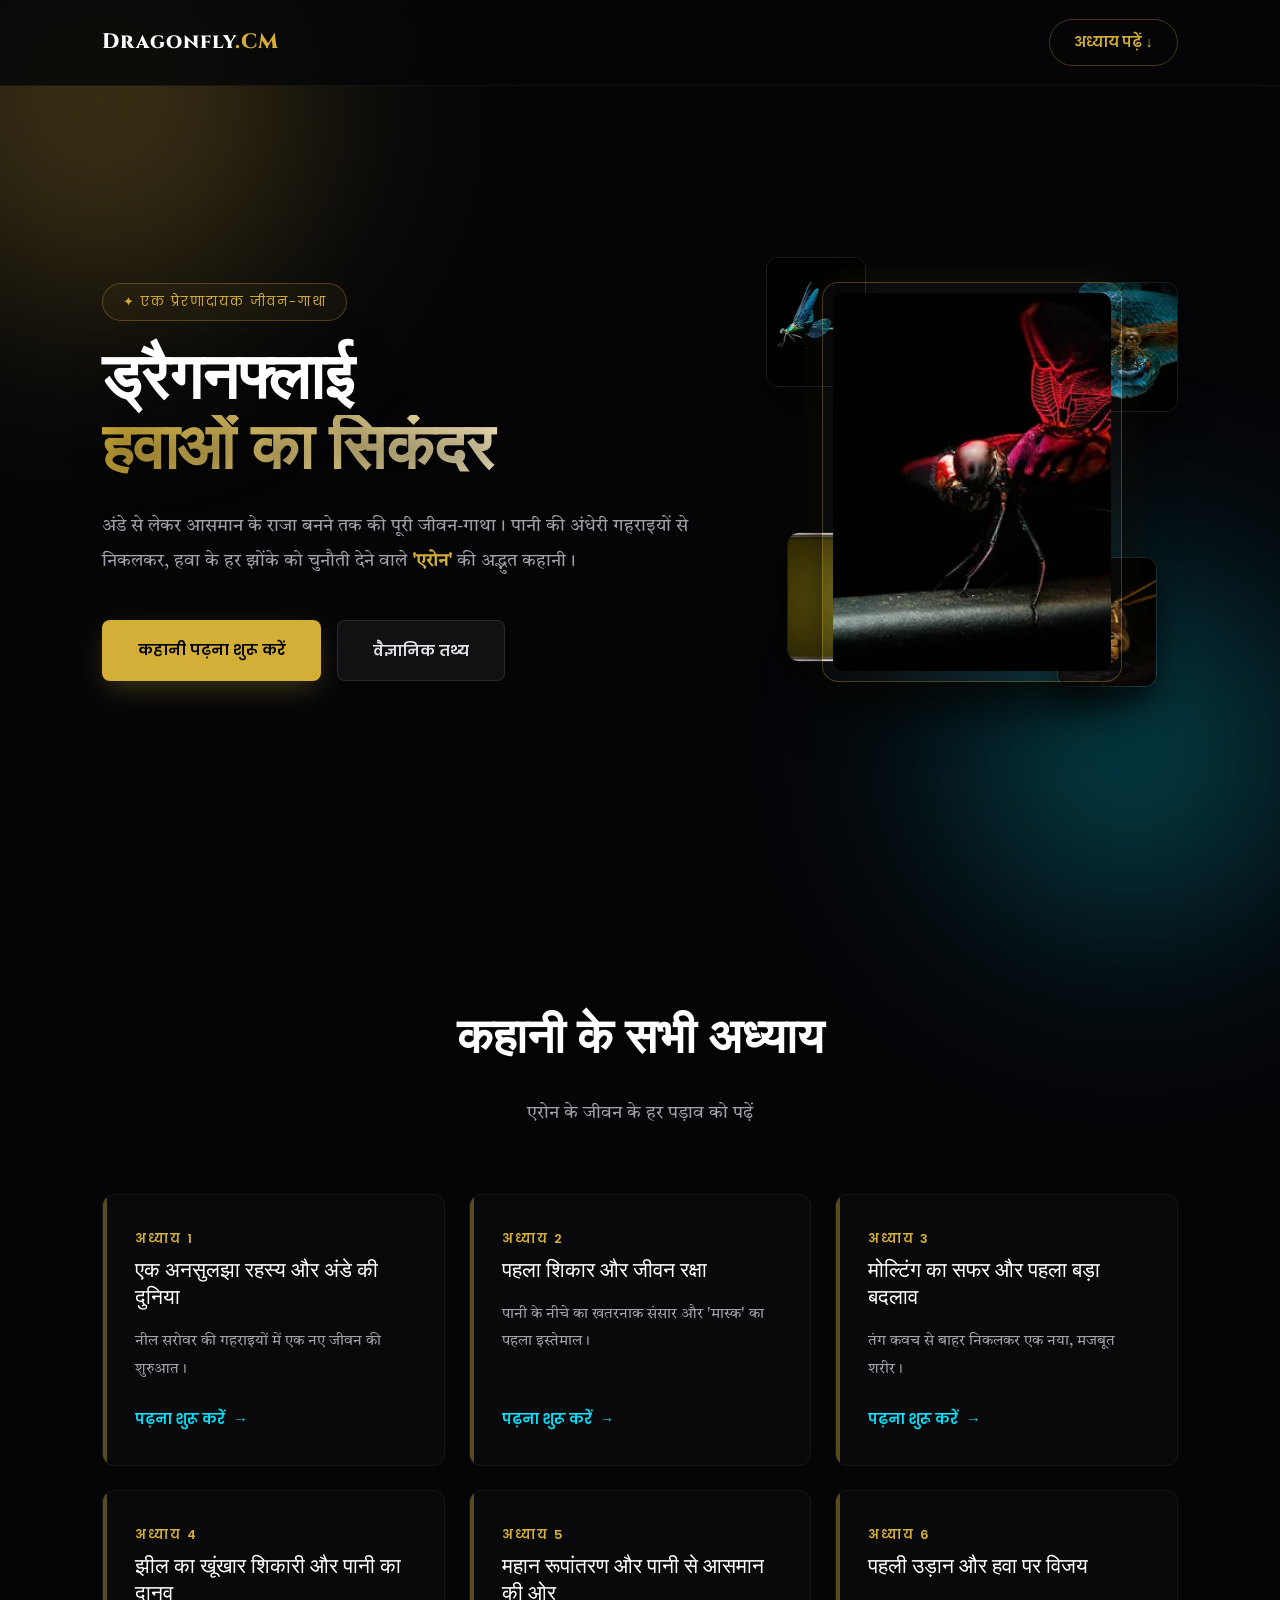
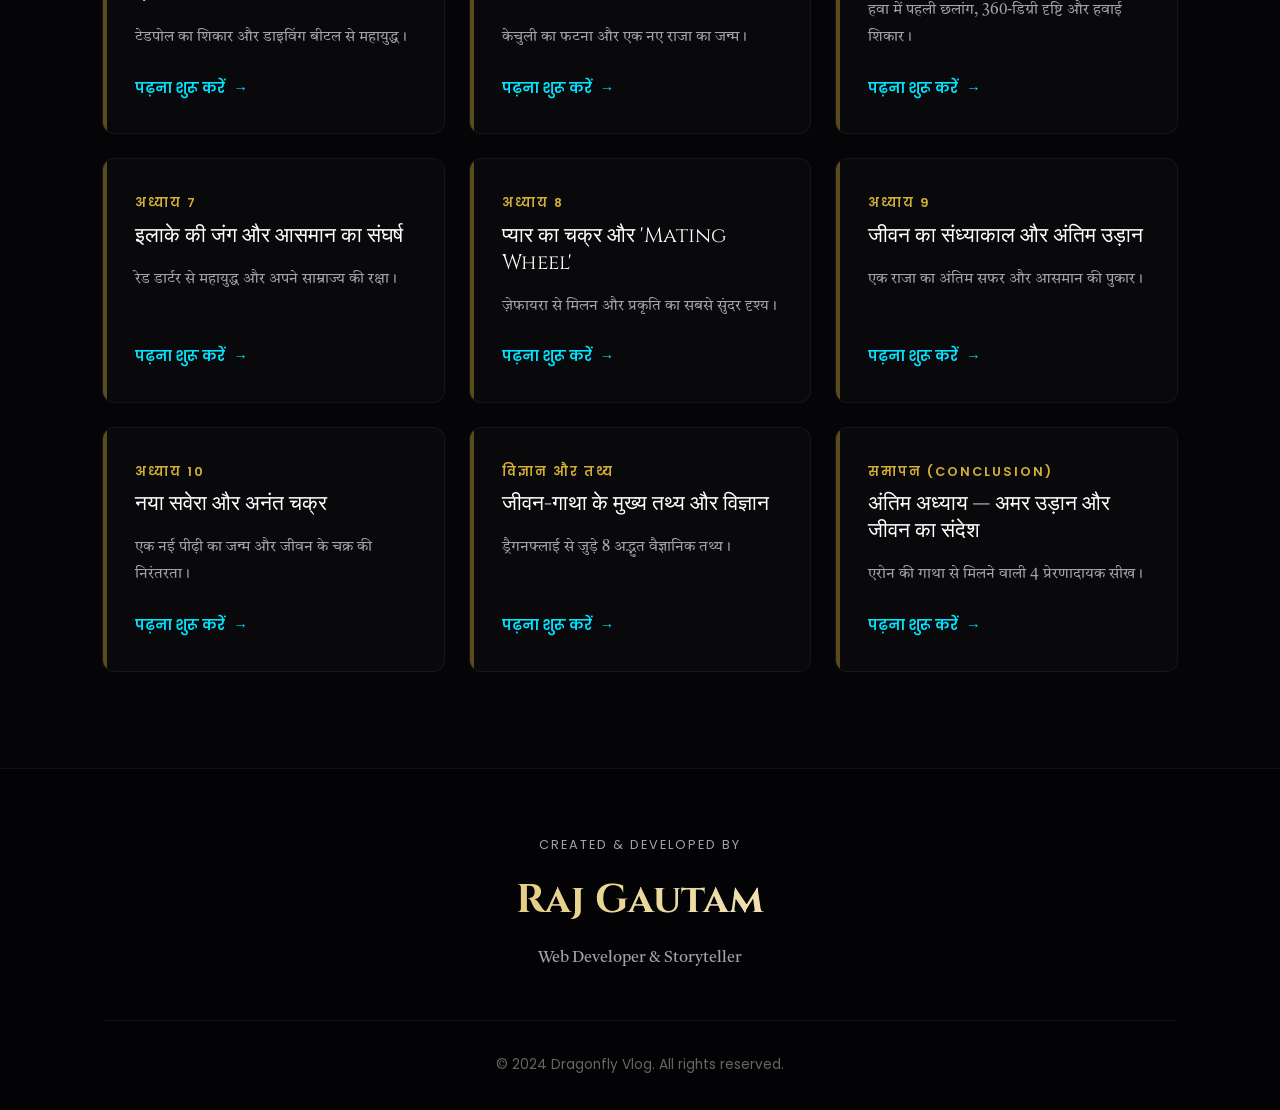
<file: index.html>
<!DOCTYPE html>
<html lang="hi">
<head>
  <meta charset="UTF-8">
  <meta name="viewport" content="width=device-width, initial-scale=1.0">
  <title>Dragonfly: हवाओं का सिकंदर | Raj Gautam</title>
  <!-- CSS Link -->
  <link rel="stylesheet" href="style.css">
  <!-- Google Fonts -->
  <link href="https://fonts.googleapis.com/css2?family=Cinzel:wght@600;800&family=Tiro+Devanagari+Hindi:ital@0;1&family=Poppins:wght@300;400;600&display=swap" rel="stylesheet">
</head>
<body>

  <!-- Ambient Background Effects -->
  <div class="particles" id="particles"></div>
  <div class="glow-orb orb-1"></div>
  <div class="glow-orb orb-2"></div>

  <!-- Navigation Bar -->
  <nav class="navbar">
    <div class="logo">Dragonfly<span>.CM</span></div>
    <a href="#chapters" class="nav-btn">अध्याय पढ़ें ↓</a>
  </nav>

  <!-- Hero Section -->
  <header class="hero">
    <div class="hero-content">
      <span class="hero-badge">✦ एक प्रेरणादायक जीवन-गाथा</span>
      <h1 class="hero-title">
        <span class="title-line">ड्रैगनफ्लाई</span>
        <span class="title-line gradient-text">हवाओं का सिकंदर</span>
      </h1>
      <p class="hero-description">
        अंडे से लेकर आसमान के राजा बनने तक की पूरी जीवन-गाथा। पानी की अंधेरी गहराइयों से निकलकर, हवा के हर झोंके को चुनौती देने वाले <strong>'एरोन'</strong> की अद्भुत कहानी।
      </p>
      <div class="hero-actions">
        <a href="#chapters" class="btn-primary">कहानी पढ़ना शुरू करें</a>
        <a href="unit11.html" class="btn-secondary">वैज्ञानिक तथ्य</a>
      </div>
    </div>

    <!-- Hero Visual (Images) -->
    <div class="hero-visual">
      <div class="main-img-frame">
        <img src="d1.webp" alt="Dragonfly Hero">
      </div>
      <div class="floating-card card-1"><img src="d2.webp" alt="Nymph"></div>
      <div class="floating-card card-2"><img src="d3.webp" alt="Underwater"></div>
      <div class="floating-card card-3"><img src="d4.webp" alt="Metamorphosis"></div>
      <div class="floating-card card-4"><img src="d5.webp" alt="Flying"></div>
    </div>
  </header>

  <!-- Chapters Grid Section -->
  <section id="chapters" class="chapters-section">
    <div class="section-header">
      <h2>कहानी के सभी अध्याय</h2>
      <p>एरोन के जीवन के हर पड़ाव को पढ़ें</p>
    </div>

    <div class="chapters-grid" id="chaptersGrid">
      <!-- Chapter cards JS se generate honge -->
    </div>
  </section>

  <!-- Footer -->
  <footer class="footer">
    <div class="footer-content">
      <h3>Created & Developed by</h3>
      <h2 class="gradient-text">Raj Gautam</h2>
      <p>Web Developer & Storyteller</p>
    </div>
    <div class="footer-bottom">
      <p>&copy; 2024 Dragonfly Vlog. All rights reserved.</p>
    </div>
  </footer>

  <!-- JS Link -->
  <script src="script.js"></script>
</body>
</html>
</file>
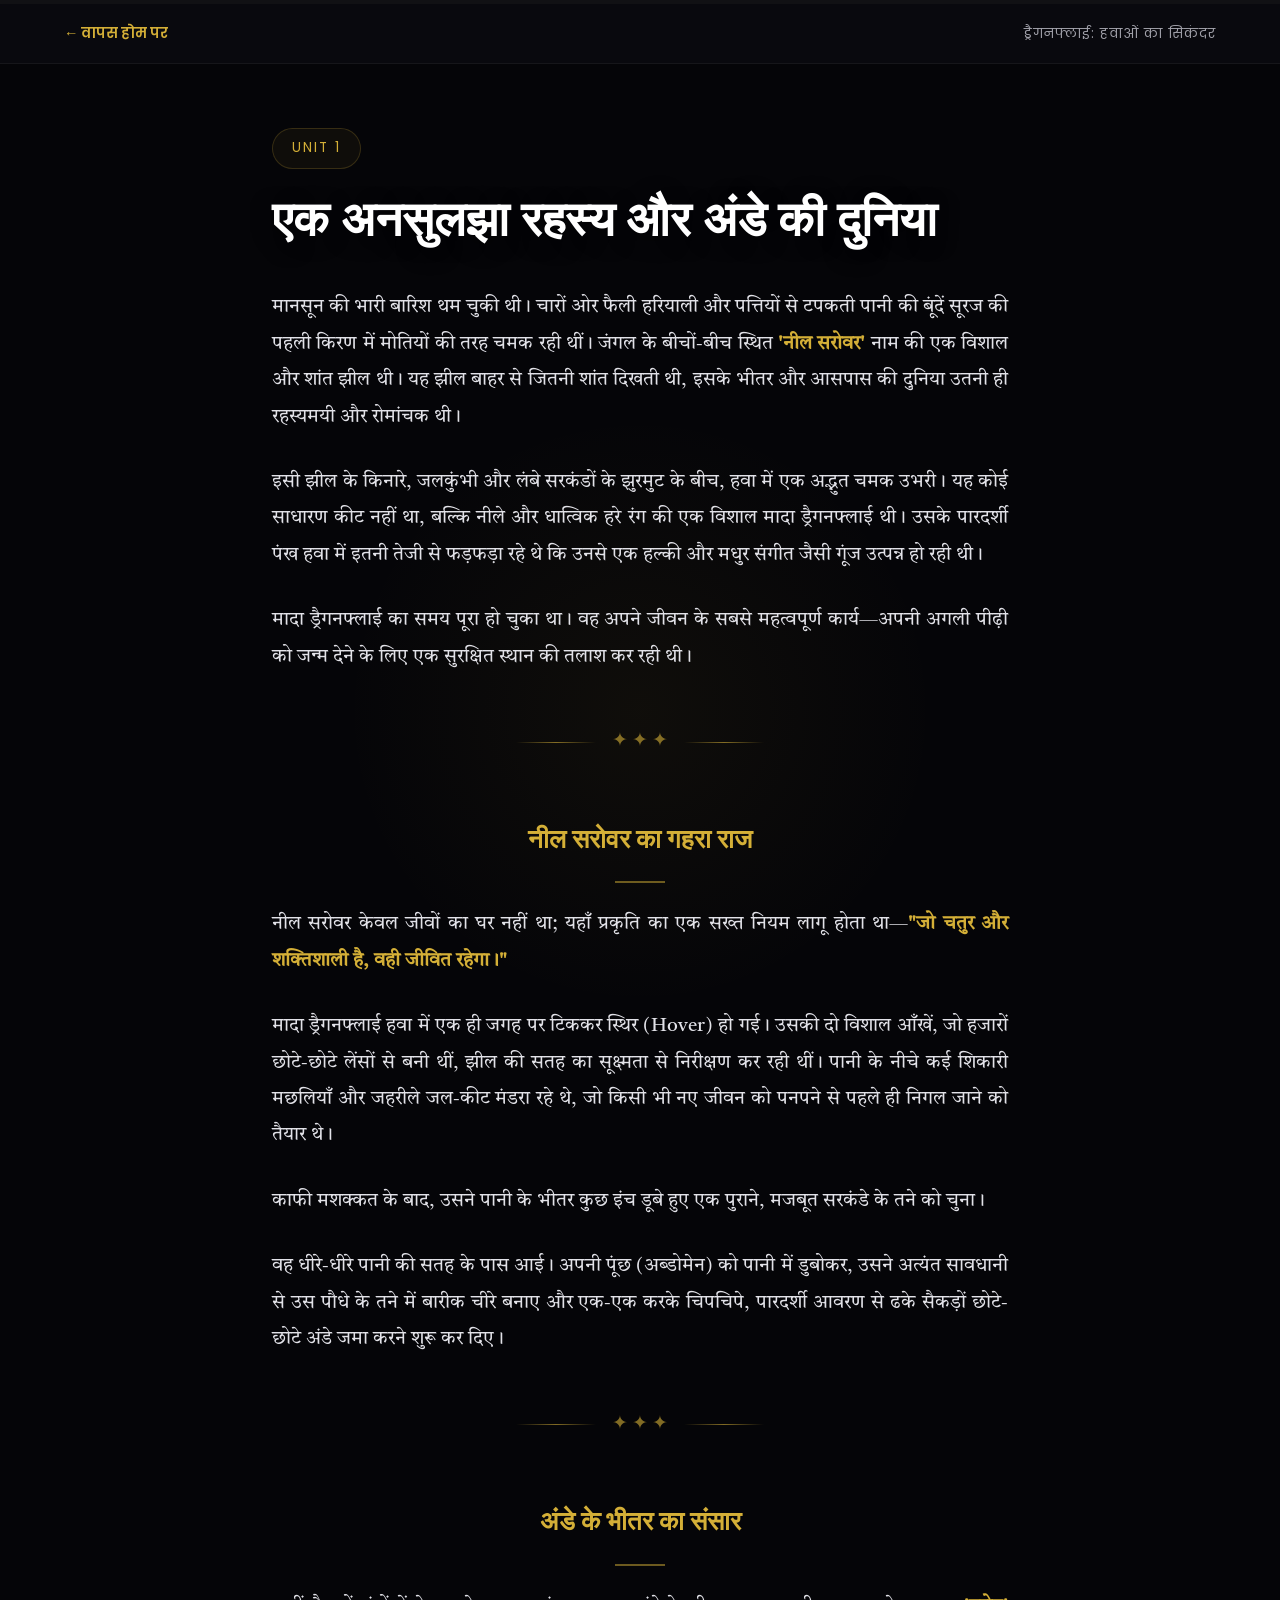
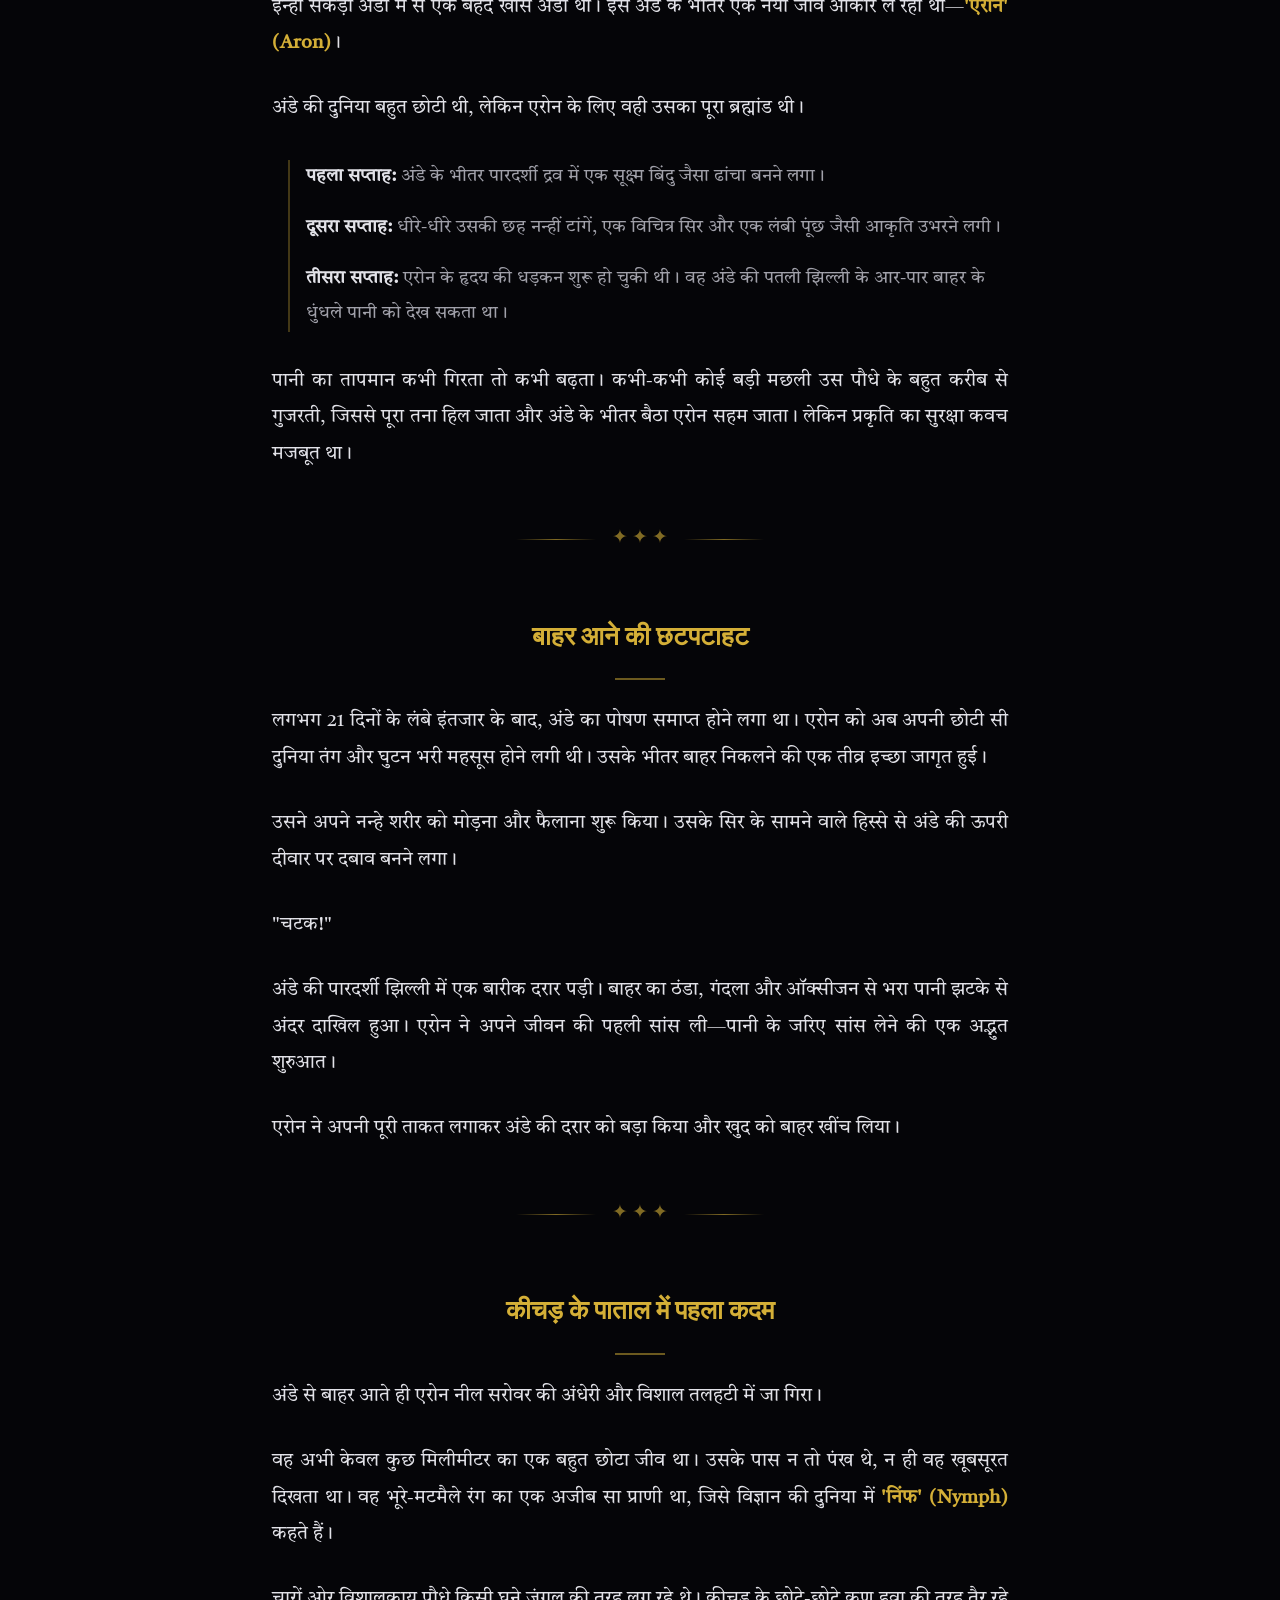
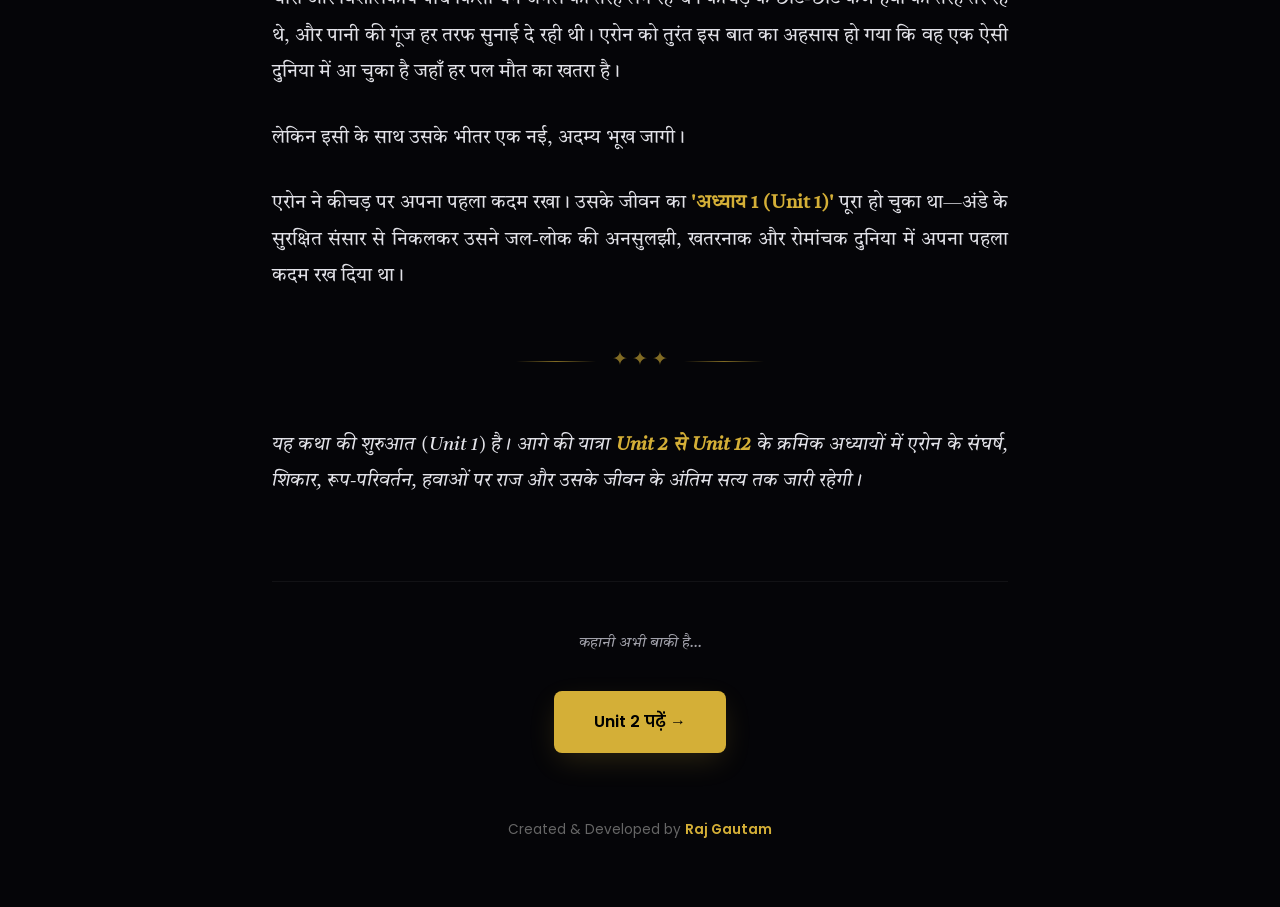
<file: unit1.html>
<!DOCTYPE html>
<html lang="hi">
<head>
  <meta charset="UTF-8">
  <meta name="viewport" content="width=device-width, initial-scale=1.0">
  <title>Unit 1: एक अनसुलझा रहस्य | Dragonfly Vlog</title>
  
  <!-- Google Fonts for Story Reading -->
  <link href="https://fonts.googleapis.com/css2?family=Cinzel:wght@600;800&family=Tiro+Devanagari+Hindi:ital@0;1&family=Poppins:wght@300;400;600&display=swap" rel="stylesheet">
  
  <style>
    /* ========== RESET & BASE ========== */
    * {
      margin: 0;
      padding: 0;
      box-sizing: border-box;
    }

    :root {
      --bg-dark: #0a0b10;
      --bg-darker: #050508;
      --gold: #d4af37;
      --gold-glow: rgba(212, 175, 55, 0.2);
      --text-main: #e2e2e8;
      --text-dim: #a1a1aa;
      --font-heading: 'Cinzel', serif;
      --font-story: 'Tiro Devanagari Hindi', serif;
      --font-ui: 'Poppins', sans-serif;
    }

    body {
      background-color: var(--bg-darker);
      color: var(--text-main);
      font-family: var(--font-story);
      line-height: 1.9;
      overflow-x: hidden;
    }

    /* ========== READING PROGRESS BAR ========== */
    .progress-container {
      position: fixed;
      top: 0;
      left: 0;
      width: 100%;
      height: 4px;
      background: rgba(255, 255, 255, 0.05);
      z-index: 1000;
    }

    .progress-bar {
      height: 100%;
      background: var(--gold);
      width: 0%;
      box-shadow: 0 0 10px var(--gold);
      transition: width 0.1s;
    }

    /* ========== NAVIGATION ========== */
    .nav-bar {
      position: fixed;
      top: 4px;
      left: 0;
      width: 100%;
      padding: 1rem 5%;
      display: flex;
      justify-content: space-between;
      align-items: center;
      background: rgba(10, 11, 16, 0.9);
      backdrop-filter: blur(10px);
      border-bottom: 1px solid rgba(255, 255, 255, 0.05);
      z-index: 999;
      font-family: var(--font-ui);
    }

    .back-link {
      color: var(--gold);
      text-decoration: none;
      font-size: 0.9rem;
      font-weight: 600;
      display: flex;
      align-items: center;
      gap: 0.5rem;
      transition: 0.3s;
    }

    .back-link:hover {
      opacity: 0.7;
    }

    .chapter-title-nav {
      color: var(--text-dim);
      font-size: 0.85rem;
      letter-spacing: 1px;
    }

    /* ========== STORY CONTAINER ========== */
    .story-container {
      max-width: 800px;
      margin: 0 auto;
      padding: 8rem 2rem 4rem;
      position: relative;
      z-index: 2;
    }

    /* Background Ambient Glow */
    .story-container::before {
      content: '';
      position: absolute;
      top: 10%;
      left: 50%;
      transform: translateX(-50%);
      width: 600px;
      height: 600px;
      background: radial-gradient(circle, rgba(212, 175, 55, 0.05) 0%, transparent 70%);
      z-index: -1;
      pointer-events: none;
    }

    .unit-badge {
      display: inline-block;
      padding: 0.4rem 1.2rem;
      font-family: var(--font-ui);
      font-size: 0.85rem;
      letter-spacing: 2px;
      color: var(--gold);
      border: 1px solid var(--gold-glow);
      border-radius: 50px;
      background: rgba(212, 175, 55, 0.05);
      margin-bottom: 1.5rem;
      text-transform: uppercase;
    }

    .main-title {
      font-family: var(--font-heading);
      font-size: clamp(2rem, 5vw, 3rem);
      color: #fff;
      line-height: 1.2;
      margin-bottom: 2.5rem;
      text-shadow: 0 5px 20px rgba(0,0,0,0.5);
    }

    /* Story Typography */
    .story-content p {
      font-size: 1.2rem;
      color: var(--text-main);
      margin-bottom: 1.8rem;
      text-align: justify;
    }

    .story-content strong {
      color: var(--gold);
      font-weight: 600;
    }

    /* Subheadings inside story */
    .story-content h3 {
      font-family: var(--font-heading);
      color: var(--gold);
      font-size: 1.6rem;
      margin: 3.5rem 0 1.5rem;
      text-align: center;
      position: relative;
    }

    .story-content h3::after {
      content: '';
      display: block;
      width: 50px;
      height: 2px;
      background: var(--gold);
      margin: 1rem auto 0;
      opacity: 0.5;
    }

    /* Divider */
    .story-divider {
      display: flex;
      align-items: center;
      justify-content: center;
      gap: 1rem;
      margin: 3rem 0;
      color: var(--gold);
      font-size: 1.2rem;
      opacity: 0.6;
    }

    .story-divider::before,
    .story-divider::after {
      content: '';
      width: 80px;
      height: 1px;
      background: linear-gradient(90deg, transparent, var(--gold), transparent);
    }

    /* Bullet points styling */
    .story-content ul {
      list-style: none;
      margin: 2rem 0 2rem 1rem;
      padding-left: 1rem;
      border-left: 2px solid rgba(212, 175, 55, 0.3);
    }

    .story-content ul li {
      font-size: 1.15rem;
      margin-bottom: 1rem;
      color: var(--text-dim);
      position: relative;
    }

    .story-content ul li strong {
      color: var(--text-main);
    }

    /* ========== FOOTER / NEXT CHAPTER ========== */
    .next-chapter-section {
      margin-top: 5rem;
      padding-top: 3rem;
      border-top: 1px solid rgba(255, 255, 255, 0.05);
      text-align: center;
      font-family: var(--font-ui);
    }

    .next-chapter-section p {
      color: var(--text-dim);
      font-size: 0.95rem;
      font-style: italic;
      margin-bottom: 2rem;
      font-family: var(--font-story);
    }

    .next-btn {
      display: inline-block;
      padding: 1rem 2.5rem;
      background: var(--gold);
      color: #000;
      text-decoration: none;
      font-weight: 600;
      border-radius: 8px;
      transition: all 0.3s ease;
      box-shadow: 0 10px 30px -5px var(--gold-glow);
    }

    .next-btn:hover {
      transform: translateY(-3px);
      box-shadow: 0 15px 40px -5px var(--gold-glow);
      background: #fff;
    }

    /* Author Footer */
    .author-footer {
      text-align: center;
      margin-top: 4rem;
      font-size: 0.85rem;
      color: #666;
      font-family: var(--font-ui);
    }

    .author-footer span {
      color: var(--gold);
      font-weight: 600;
    }

    /* ========== RESPONSIVE ========== */
    @media (max-width: 768px) {
      .story-container {
        padding: 7rem 1.5rem 3rem;
      }
      .story-content p {
        font-size: 1.1rem;
        text-align: left; /* Mobile pe justify text acha nahi lagta */
      }
      .story-content h3 {
        font-size: 1.3rem;
      }
      .chapter-title-nav {
        display: none; /* Mobile pe space bachane ke liye */
      }
    }
  </style>
</head>
<body>

  <!-- Reading Progress Bar -->
  <div class="progress-container">
    <div class="progress-bar" id="progressBar"></div>
  </div>

  <!-- Top Navigation -->
  <nav class="nav-bar">
    <a href="index.html" class="back-link">← वापस होम पर</a>
    <span class="chapter-title-nav">ड्रैगनफ्लाई: हवाओं का सिकंदर</span>
  </nav>

  <!-- Story Content -->
  <main class="story-container">
    
    <span class="unit-badge">Unit 1</span>
    <h1 class="main-title">एक अनसुलझा रहस्य और अंडे की दुनिया</h1>

    <div class="story-content">
      <p>मानसून की भारी बारिश थम चुकी थी। चारों ओर फैली हरियाली और पत्तियों से टपकती पानी की बूंदें सूरज की पहली किरण में मोतियों की तरह चमक रही थीं। जंगल के बीचों-बीच स्थित <strong>'नील सरोवर'</strong> नाम की एक विशाल और शांत झील थी। यह झील बाहर से जितनी शांत दिखती थी, इसके भीतर और आसपास की दुनिया उतनी ही रहस्यमयी और रोमांचक थी।</p>

      <p>इसी झील के किनारे, जलकुंभी और लंबे सरकंडों के झुरमुट के बीच, हवा में एक अद्भुत चमक उभरी। यह कोई साधारण कीट नहीं था, बल्कि नीले और धात्विक हरे रंग की एक विशाल मादा ड्रैगनफ्लाई थी। उसके पारदर्शी पंख हवा में इतनी तेजी से फड़फड़ा रहे थे कि उनसे एक हल्की और मधुर संगीत जैसी गूंज उत्पन्न हो रही थी।</p>

      <p>मादा ड्रैगनफ्लाई का समय पूरा हो चुका था। वह अपने जीवन के सबसे महत्वपूर्ण कार्य—अपनी अगली पीढ़ी को जन्म देने के लिए एक सुरक्षित स्थान की तलाश कर रही थी।</p>

      <div class="story-divider">✦ ✦ ✦</div>

      <h3>नील सरोवर का गहरा राज</h3>

      <p>नील सरोवर केवल जीवों का घर नहीं था; यहाँ प्रकृति का एक सख्त नियम लागू होता था—<strong>"जो चतुर और शक्तिशाली है, वही जीवित रहेगा।"</strong></p>

      <p>मादा ड्रैगनफ्लाई हवा में एक ही जगह पर टिककर स्थिर (Hover) हो गई। उसकी दो विशाल आँखें, जो हजारों छोटे-छोटे लेंसों से बनी थीं, झील की सतह का सूक्ष्मता से निरीक्षण कर रही थीं। पानी के नीचे कई शिकारी मछलियाँ और जहरीले जल-कीट मंडरा रहे थे, जो किसी भी नए जीवन को पनपने से पहले ही निगल जाने को तैयार थे।</p>

      <p>काफी मशक्कत के बाद, उसने पानी के भीतर कुछ इंच डूबे हुए एक पुराने, मजबूत सरकंडे के तने को चुना।</p>

      <p>वह धीरे-धीरे पानी की सतह के पास आई। अपनी पूंछ (अब्डोमेन) को पानी में डुबोकर, उसने अत्यंत सावधानी से उस पौधे के तने में बारीक चीरे बनाए और एक-एक करके चिपचिपे, पारदर्शी आवरण से ढके सैकड़ों छोटे-छोटे अंडे जमा करने शुरू कर दिए।</p>

      <div class="story-divider">✦ ✦ ✦</div>

      <h3>अंडे के भीतर का संसार</h3>

      <p>इन्हीं सैकड़ों अंडों में से एक बेहद खास अंडा था। इस अंडे के भीतर एक नया जीव आकार ले रहा था—<strong>'एरोन' (Aron)</strong>।</p>

      <p>अंडे की दुनिया बहुत छोटी थी, लेकिन एरोन के लिए वही उसका पूरा ब्रह्मांड थी।</p>

      <ul>
        <li><strong>पहला सप्ताह:</strong> अंडे के भीतर पारदर्शी द्रव में एक सूक्ष्म बिंदु जैसा ढांचा बनने लगा।</li>
        <li><strong>दूसरा सप्ताह:</strong> धीरे-धीरे उसकी छह नन्हीं टांगें, एक विचित्र सिर और एक लंबी पूंछ जैसी आकृति उभरने लगी।</li>
        <li><strong>तीसरा सप्ताह:</strong> एरोन के हृदय की धड़कन शुरू हो चुकी थी। वह अंडे की पतली झिल्ली के आर-पार बाहर के धुंधले पानी को देख सकता था।</li>
      </ul>

      <p>पानी का तापमान कभी गिरता तो कभी बढ़ता। कभी-कभी कोई बड़ी मछली उस पौधे के बहुत करीब से गुजरती, जिससे पूरा तना हिल जाता और अंडे के भीतर बैठा एरोन सहम जाता। लेकिन प्रकृति का सुरक्षा कवच मजबूत था।</p>

      <div class="story-divider">✦ ✦ ✦</div>

      <h3>बाहर आने की छटपटाहट</h3>

      <p>लगभग 21 दिनों के लंबे इंतजार के बाद, अंडे का पोषण समाप्त होने लगा था। एरोन को अब अपनी छोटी सी दुनिया तंग और घुटन भरी महसूस होने लगी थी। उसके भीतर बाहर निकलने की एक तीव्र इच्छा जागृत हुई।</p>

      <p>उसने अपने नन्हे शरीर को मोड़ना और फैलाना शुरू किया। उसके सिर के सामने वाले हिस्से से अंडे की ऊपरी दीवार पर दबाव बनने लगा।</p>

      <p>"चटक!"</p>

      <p>अंडे की पारदर्शी झिल्ली में एक बारीक दरार पड़ी। बाहर का ठंडा, गंदला और ऑक्सीजन से भरा पानी झटके से अंदर दाखिल हुआ। एरोन ने अपने जीवन की पहली सांस ली—पानी के जरिए सांस लेने की एक अद्भुत शुरुआत।</p>

      <p>एरोन ने अपनी पूरी ताकत लगाकर अंडे की दरार को बड़ा किया और खुद को बाहर खींच लिया।</p>

      <div class="story-divider">✦ ✦ ✦</div>

      <h3>कीचड़ के पाताल में पहला कदम</h3>

      <p>अंडे से बाहर आते ही एरोन नील सरोवर की अंधेरी और विशाल तलहटी में जा गिरा।</p>

      <p>वह अभी केवल कुछ मिलीमीटर का एक बहुत छोटा जीव था। उसके पास न तो पंख थे, न ही वह खूबसूरत दिखता था। वह भूरे-मटमैले रंग का एक अजीब सा प्राणी था, जिसे विज्ञान की दुनिया में <strong>'निंफ' (Nymph)</strong> कहते हैं।</p>

      <p>चारों ओर विशालकाय पौधे किसी घने जंगल की तरह लग रहे थे। कीचड़ के छोटे-छोटे कण हवा की तरह तैर रहे थे, और पानी की गूंज हर तरफ सुनाई दे रही थी। एरोन को तुरंत इस बात का अहसास हो गया कि वह एक ऐसी दुनिया में आ चुका है जहाँ हर पल मौत का खतरा है।</p>

      <p>लेकिन इसी के साथ उसके भीतर एक नई, अदम्य भूख जागी।</p>

      <p>एरोन ने कीचड़ पर अपना पहला कदम रखा। उसके जीवन का <strong>'अध्याय 1 (Unit 1)'</strong> पूरा हो चुका था—अंडे के सुरक्षित संसार से निकलकर उसने जल-लोक की अनसुलझी, खतरनाक और रोमांचक दुनिया में अपना पहला कदम रख दिया था।</p>

      <div class="story-divider">✦ ✦ ✦</div>

      <p><em>यह कथा की शुरुआत (Unit 1) है। आगे की यात्रा <strong>Unit 2 से Unit 12</strong> के क्रमिक अध्यायों में एरोन के संघर्ष, शिकार, रूप-परिवर्तन, हवाओं पर राज और उसके जीवन के अंतिम सत्य तक जारी रहेगी।</em></p>
    </div>

    <!-- Next Chapter Button -->
    <div class="next-chapter-section">
      <p>कहानी अभी बाकी है...</p>
      <a href="unit2.html" class="next-btn">Unit 2 पढ़ें →</a>
    </div>

    <!-- Author Credit -->
    <div class="author-footer">
      Created & Developed by <span>Raj Gautam</span>
    </div>

  </main>

  <!-- Javascript for Reading Progress Bar -->
  <script>
    window.onscroll = function() { updateProgressBar() };

    function updateProgressBar() {
      var winScroll = document.body.scrollTop || document.documentElement.scrollTop;
      var height = document.documentElement.scrollHeight - document.documentElement.clientHeight;
      var scrolled = (winScroll / height) * 100;
      document.getElementById("progressBar").style.width = scrolled + "%";
    }
  </script>
</body>
</html>
</file>
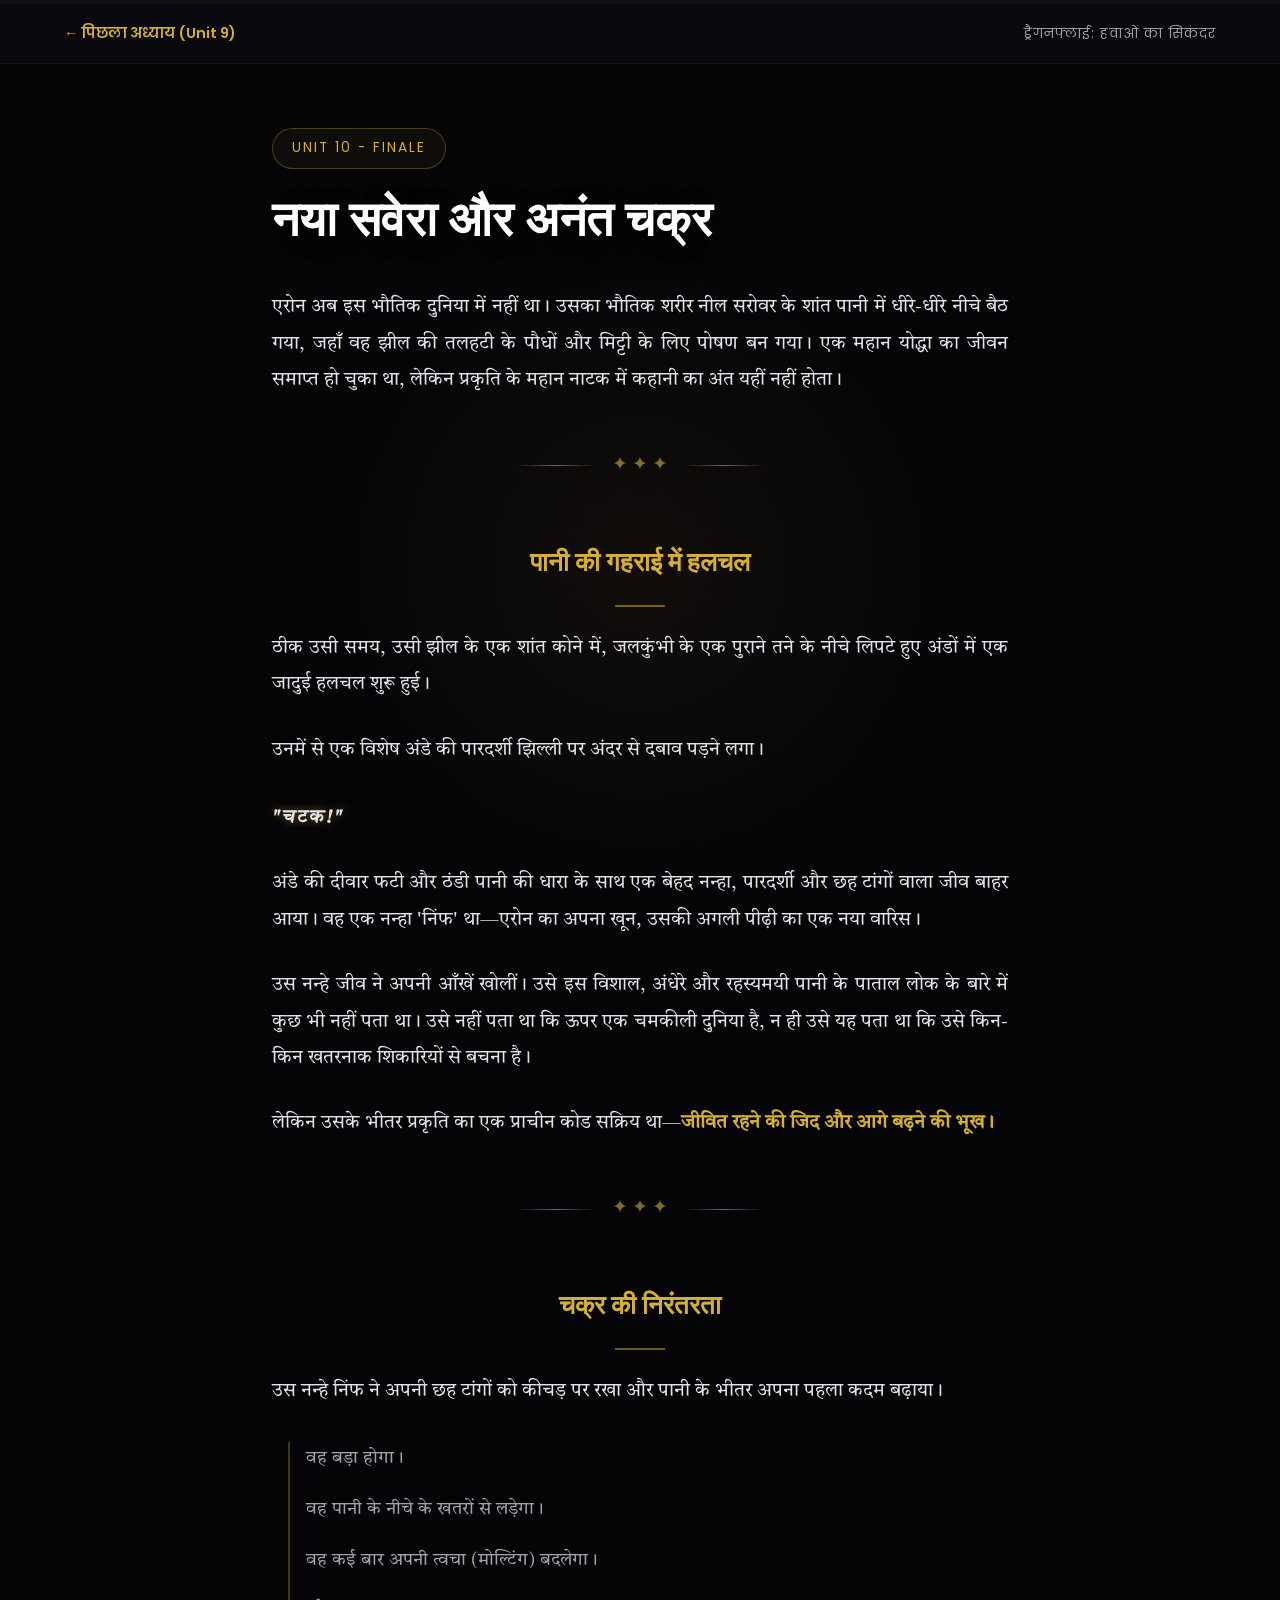
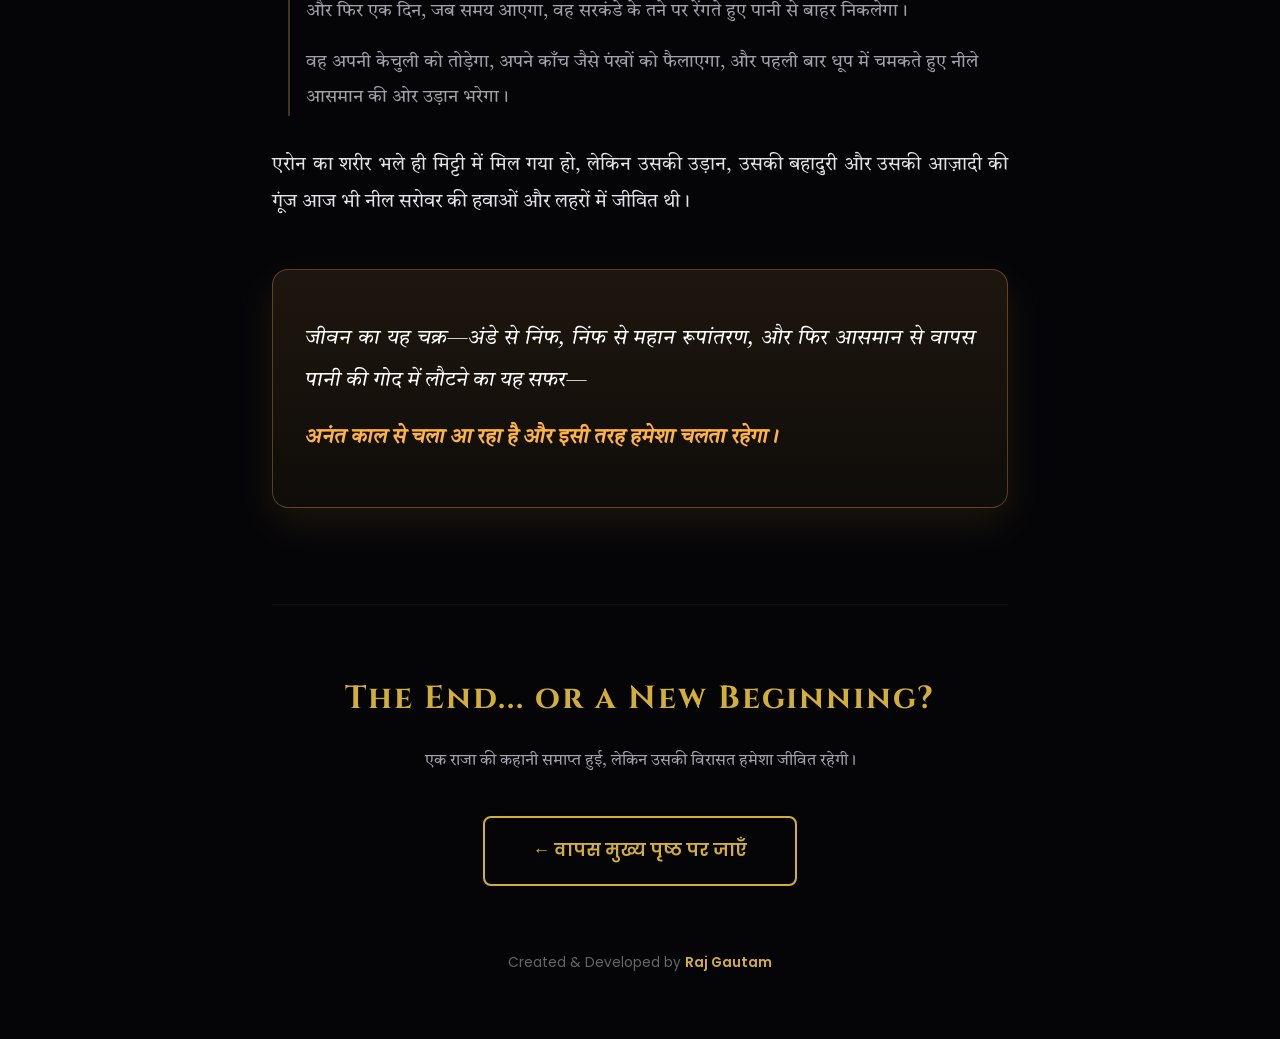
<file: unit10.html>
<!DOCTYPE html>
<html lang="hi">
<head>
  <meta charset="UTF-8">
  <meta name="viewport" content="width=device-width, initial-scale=1.0">
  <title>Unit 10: अनंत चक्र (Finale) | Dragonfly Vlog</title>
  
  <!-- Google Fonts for Story Reading -->
  <link href="https://fonts.googleapis.com/css2?family=Cinzel:wght@600;800&family=Tiro+Devanagari+Hindi:ital@0;1&family=Poppins:wght@300;400;600&display=swap" rel="stylesheet">
  
  <style>
    /* ========== RESET & BASE ========== */
    * {
      margin: 0;
      padding: 0;
      box-sizing: border-box;
    }

    :root {
      --bg-dark: #0a0b10;
      --bg-darker: #050508;
      --gold: #d4af37;
      --gold-glow: rgba(212, 175, 55, 0.3);
      --sunrise: #ffb347; /* New dawn color */
      --text-main: #e2e2e8;
      --text-dim: #a1a1aa;
      --font-heading: 'Cinzel', serif;
      --font-story: 'Tiro Devanagari Hindi', serif;
      --font-ui: 'Poppins', sans-serif;
    }

    body {
      background-color: var(--bg-darker);
      color: var(--text-main);
      font-family: var(--font-story);
      line-height: 1.9;
      overflow-x: hidden;
    }

    /* ========== READING PROGRESS BAR ========== */
    .progress-container {
      position: fixed;
      top: 0;
      left: 0;
      width: 100%;
      height: 4px;
      background: rgba(255, 255, 255, 0.05);
      z-index: 1000;
    }

    .progress-bar {
      height: 100%;
      background: linear-gradient(90deg, var(--gold), var(--sunrise));
      width: 0%;
      box-shadow: 0 0 10px var(--gold);
      transition: width 0.1s;
    }

    /* ========== NAVIGATION ========== */
    .nav-bar {
      position: fixed;
      top: 4px;
      left: 0;
      width: 100%;
      padding: 1rem 5%;
      display: flex;
      justify-content: space-between;
      align-items: center;
      background: rgba(10, 11, 16, 0.9);
      backdrop-filter: blur(10px);
      border-bottom: 1px solid rgba(255, 255, 255, 0.05);
      z-index: 999;
      font-family: var(--font-ui);
    }

    .back-link {
      color: var(--gold);
      text-decoration: none;
      font-size: 0.9rem;
      font-weight: 600;
      display: flex;
      align-items: center;
      gap: 0.5rem;
      transition: 0.3s;
    }

    .back-link:hover {
      opacity: 0.7;
    }

    .chapter-title-nav {
      color: var(--text-dim);
      font-size: 0.85rem;
      letter-spacing: 1px;
    }

    /* ========== STORY CONTAINER ========== */
    .story-container {
      max-width: 800px;
      margin: 0 auto;
      padding: 8rem 2rem 4rem;
      position: relative;
      z-index: 2;
    }

    /* Background Ambient Glow */
    .story-container::before {
      content: '';
      position: absolute;
      top: 10%;
      left: 50%;
      transform: translateX(-50%);
      width: 600px;
      height: 600px;
      background: radial-gradient(circle, rgba(255, 179, 71, 0.05) 0%, transparent 70%);
      z-index: -1;
      pointer-events: none;
    }

    .unit-badge {
      display: inline-block;
      padding: 0.4rem 1.2rem;
      font-family: var(--font-ui);
      font-size: 0.85rem;
      letter-spacing: 2px;
      color: var(--gold);
      border: 1px solid var(--gold-glow);
      border-radius: 50px;
      background: rgba(212, 175, 55, 0.05);
      margin-bottom: 1.5rem;
      text-transform: uppercase;
    }

    .main-title {
      font-family: var(--font-heading);
      font-size: clamp(2rem, 5vw, 3rem);
      color: #fff;
      line-height: 1.2;
      margin-bottom: 2.5rem;
      text-shadow: 0 5px 20px rgba(0,0,0,0.5);
    }

    /* Story Typography */
    .story-content p {
      font-size: 1.2rem;
      color: var(--text-main);
      margin-bottom: 1.8rem;
      text-align: justify;
    }

    .story-content strong {
      color: var(--gold);
      font-weight: 600;
    }

    /* Subheadings inside story */
    .story-content h3 {
      font-family: var(--font-heading);
      color: var(--gold);
      font-size: 1.6rem;
      margin: 3.5rem 0 1.5rem;
      text-align: center;
      position: relative;
    }

    .story-content h3::after {
      content: '';
      display: block;
      width: 50px;
      height: 2px;
      background: var(--gold);
      margin: 1rem auto 0;
      opacity: 0.5;
    }

    /* Divider */
    .story-divider {
      display: flex;
      align-items: center;
      justify-content: center;
      gap: 1rem;
      margin: 3rem 0;
      color: var(--gold);
      font-size: 1.2rem;
      opacity: 0.6;
    }

    .story-divider::before,
    .story-divider::after {
      content: '';
      width: 80px;
      height: 1px;
      background: linear-gradient(90deg, transparent, var(--gold), transparent);
    }

    /* Action Dialogue styling */
    .action-text {
      color: #fff;
      font-weight: 600;
      font-size: 1.3rem;
      font-style: italic;
      text-align: center;
      margin: 2rem 0;
      letter-spacing: 2px;
      text-shadow: 0 0 10px rgba(212, 175, 55, 0.5);
    }

    /* Bullet points styling */
    .story-content ul {
      list-style: none;
      margin: 2rem 0 2rem 1rem;
      padding-left: 1rem;
      border-left: 2px solid rgba(212, 175, 55, 0.3);
    }

    .story-content ul li {
      font-size: 1.15rem;
      margin-bottom: 1rem;
      color: var(--text-dim);
      position: relative;
    }

    .story-content ul li strong {
      color: var(--text-main);
    }

    /* Special Grand Finale Box (For new dawn) */
    .finale-box {
      background: linear-gradient(180deg, rgba(255, 179, 71, 0.1) 0%, rgba(212, 175, 55, 0.05) 100%);
      border: 1px solid rgba(255, 179, 71, 0.3);
      border-radius: 16px;
      padding: 3rem 2rem;
      margin: 3rem 0;
      text-align: center;
      box-shadow: 0 15px 40px rgba(255, 179, 71, 0.1);
      position: relative;
    }

    .finale-box p {
      margin-bottom: 1rem !important;
      color: #fff !important;
      font-size: 1.3rem !important;
      line-height: 2 !important;
      font-style: italic;
    }

    .finale-box p:last-child {
      margin-bottom: 0 !important;
      color: var(--sunrise) !important;
      font-weight: 600;
    }

    /* ========== FOOTER / END OF STORY ========== */
    .end-of-story {
      margin-top: 6rem;
      padding-top: 4rem;
      border-top: 1px solid rgba(255, 255, 255, 0.05);
      text-align: center;
      font-family: var(--font-ui);
    }

    .end-of-story h2 {
      font-family: var(--font-heading);
      color: var(--gold);
      font-size: 2rem;
      margin-bottom: 1rem;
      letter-spacing: 2px;
    }

    .end-of-story p {
      color: var(--text-dim);
      font-size: 1rem;
      margin-bottom: 2.5rem;
      font-family: var(--font-story);
    }

    .home-btn {
      display: inline-block;
      padding: 1rem 3rem;
      background: transparent;
      color: var(--gold);
      text-decoration: none;
      font-weight: 600;
      border: 2px solid var(--gold);
      border-radius: 8px;
      transition: all 0.3s ease;
      font-size: 1.1rem;
    }

    .home-btn:hover {
      background: var(--gold);
      color: #000;
      box-shadow: 0 10px 30px -5px var(--gold-glow);
      transform: translateY(-3px);
    }

    /* Author Footer */
    .author-footer {
      text-align: center;
      margin-top: 4rem;
      font-size: 0.85rem;
      color: #666;
      font-family: var(--font-ui);
    }

    .author-footer span {
      color: var(--gold);
      font-weight: 600;
    }

    /* ========== RESPONSIVE ========== */
    @media (max-width: 768px) {
      .story-container {
        padding: 7rem 1.5rem 3rem;
      }
      .story-content p {
        font-size: 1.1rem;
        text-align: left;
      }
      .story-content h3 {
        font-size: 1.3rem;
      }
      .chapter-title-nav {
        display: none;
      }
      .finale-box {
        padding: 2rem 1.5rem;
      }
      .end-of-story h2 {
        font-size: 1.6rem;
      }
    }
  </style>
</head>
<body>

  <!-- Reading Progress Bar -->
  <div class="progress-container">
    <div class="progress-bar" id="progressBar"></div>
  </div>

  <!-- Top Navigation -->
  <nav class="nav-bar">
    <a href="unit9.html" class="back-link">← पिछला अध्याय (Unit 9)</a>
    <span class="chapter-title-nav">ड्रैगनफ्लाई: हवाओं का सिकंदर</span>
  </nav>

  <!-- Story Content -->
  <main class="story-container">
    
    <span class="unit-badge">Unit 10 - Finale</span>
    <h1 class="main-title">नया सवेरा और अनंत चक्र</h1>

    <div class="story-content">
      <p>एरोन अब इस भौतिक दुनिया में नहीं था। उसका भौतिक शरीर नील सरोवर के शांत पानी में धीरे-धीरे नीचे बैठ गया, जहाँ वह झील की तलहटी के पौधों और मिट्टी के लिए पोषण बन गया। एक महान योद्धा का जीवन समाप्त हो चुका था, लेकिन प्रकृति के महान नाटक में कहानी का अंत यहीं नहीं होता।</p>

      <div class="story-divider">✦ ✦ ✦</div>

      <h3>पानी की गहराई में हलचल</h3>

      <p>ठीक उसी समय, उसी झील के एक शांत कोने में, जलकुंभी के एक पुराने तने के नीचे लिपटे हुए अंडों में एक जादुई हलचल शुरू हुई।</p>

      <p>उनमें से एक विशेष अंडे की पारदर्शी झिल्ली पर अंदर से दबाव पड़ने लगा।</p>

      <p class="action-text">"चटक!"</p>

      <p>अंडे की दीवार फटी और ठंडी पानी की धारा के साथ एक बेहद नन्हा, पारदर्शी और छह टांगों वाला जीव बाहर आया। वह एक नन्हा 'निंफ' था—एरोन का अपना खून, उसकी अगली पीढ़ी का एक नया वारिस।</p>

      <p>उस नन्हे जीव ने अपनी आँखें खोलीं। उसे इस विशाल, अंधेरे और रहस्यमयी पानी के पाताल लोक के बारे में कुछ भी नहीं पता था। उसे नहीं पता था कि ऊपर एक चमकीली दुनिया है, न ही उसे यह पता था कि उसे किन-किन खतरनाक शिकारियों से बचना है।</p>

      <p>लेकिन उसके भीतर प्रकृति का एक प्राचीन कोड सक्रिय था—<strong>जीवित रहने की जिद और आगे बढ़ने की भूख।</strong></p>

      <div class="story-divider">✦ ✦ ✦</div>

      <h3>चक्र की निरंतरता</h3>

      <p>उस नन्हे निंफ ने अपनी छह टांगों को कीचड़ पर रखा और पानी के भीतर अपना पहला कदम बढ़ाया।</p>

      <ul>
        <li>वह बड़ा होगा।</li>
        <li>वह पानी के नीचे के खतरों से लड़ेगा।</li>
        <li>वह कई बार अपनी त्वचा (मोल्टिंग) बदलेगा।</li>
        <li>और फिर एक दिन, जब समय आएगा, वह सरकंडे के तने पर रेंगते हुए पानी से बाहर निकलेगा।</li>
        <li>वह अपनी केचुली को तोड़ेगा, अपने काँच जैसे पंखों को फैलाएगा, और पहली बार धूप में चमकते हुए नीले आसमान की ओर उड़ान भरेगा।</li>
      </ul>

      <p>एरोन का शरीर भले ही मिट्टी में मिल गया हो, लेकिन उसकी उड़ान, उसकी बहादुरी और उसकी आज़ादी की गूंज आज भी नील सरोवर की हवाओं और लहरों में जीवित थी।</p>

      <!-- Grand Finale Highlight Box -->
      <div class="finale-box">
        <p>जीवन का यह चक्र—अंडे से निंफ, निंफ से महान रूपांतरण, और फिर आसमान से वापस पानी की गोद में लौटने का यह सफर—</p>
        <p>अनंत काल से चला आ रहा है और इसी तरह हमेशा चलता रहेगा।</p>
      </div>

    </div>

    <!-- End of Story Section -->
    <div class="end-of-story">
      <h2>The End... or a New Beginning?</h2>
      <p>एक राजा की कहानी समाप्त हुई, लेकिन उसकी विरासत हमेशा जीवित रहेगी।</p>
      <a href="index.html" class="home-btn">← वापस मुख्य पृष्ठ पर जाएँ</a>
    </div>

    <!-- Author Credit -->
    <div class="author-footer">
      Created & Developed by <span>Raj Gautam</span>
    </div>

  </main>

  <!-- Javascript for Reading Progress Bar -->
  <script>
    window.onscroll = function() { updateProgressBar() };

    function updateProgressBar() {
      var winScroll = document.body.scrollTop || document.documentElement.scrollTop;
      var height = document.documentElement.scrollHeight - document.documentElement.clientHeight;
      var scrolled = (winScroll / height) * 100;
      document.getElementById("progressBar").style.width = scrolled + "%";
    }
  </script>
</body>
</html>
</file>
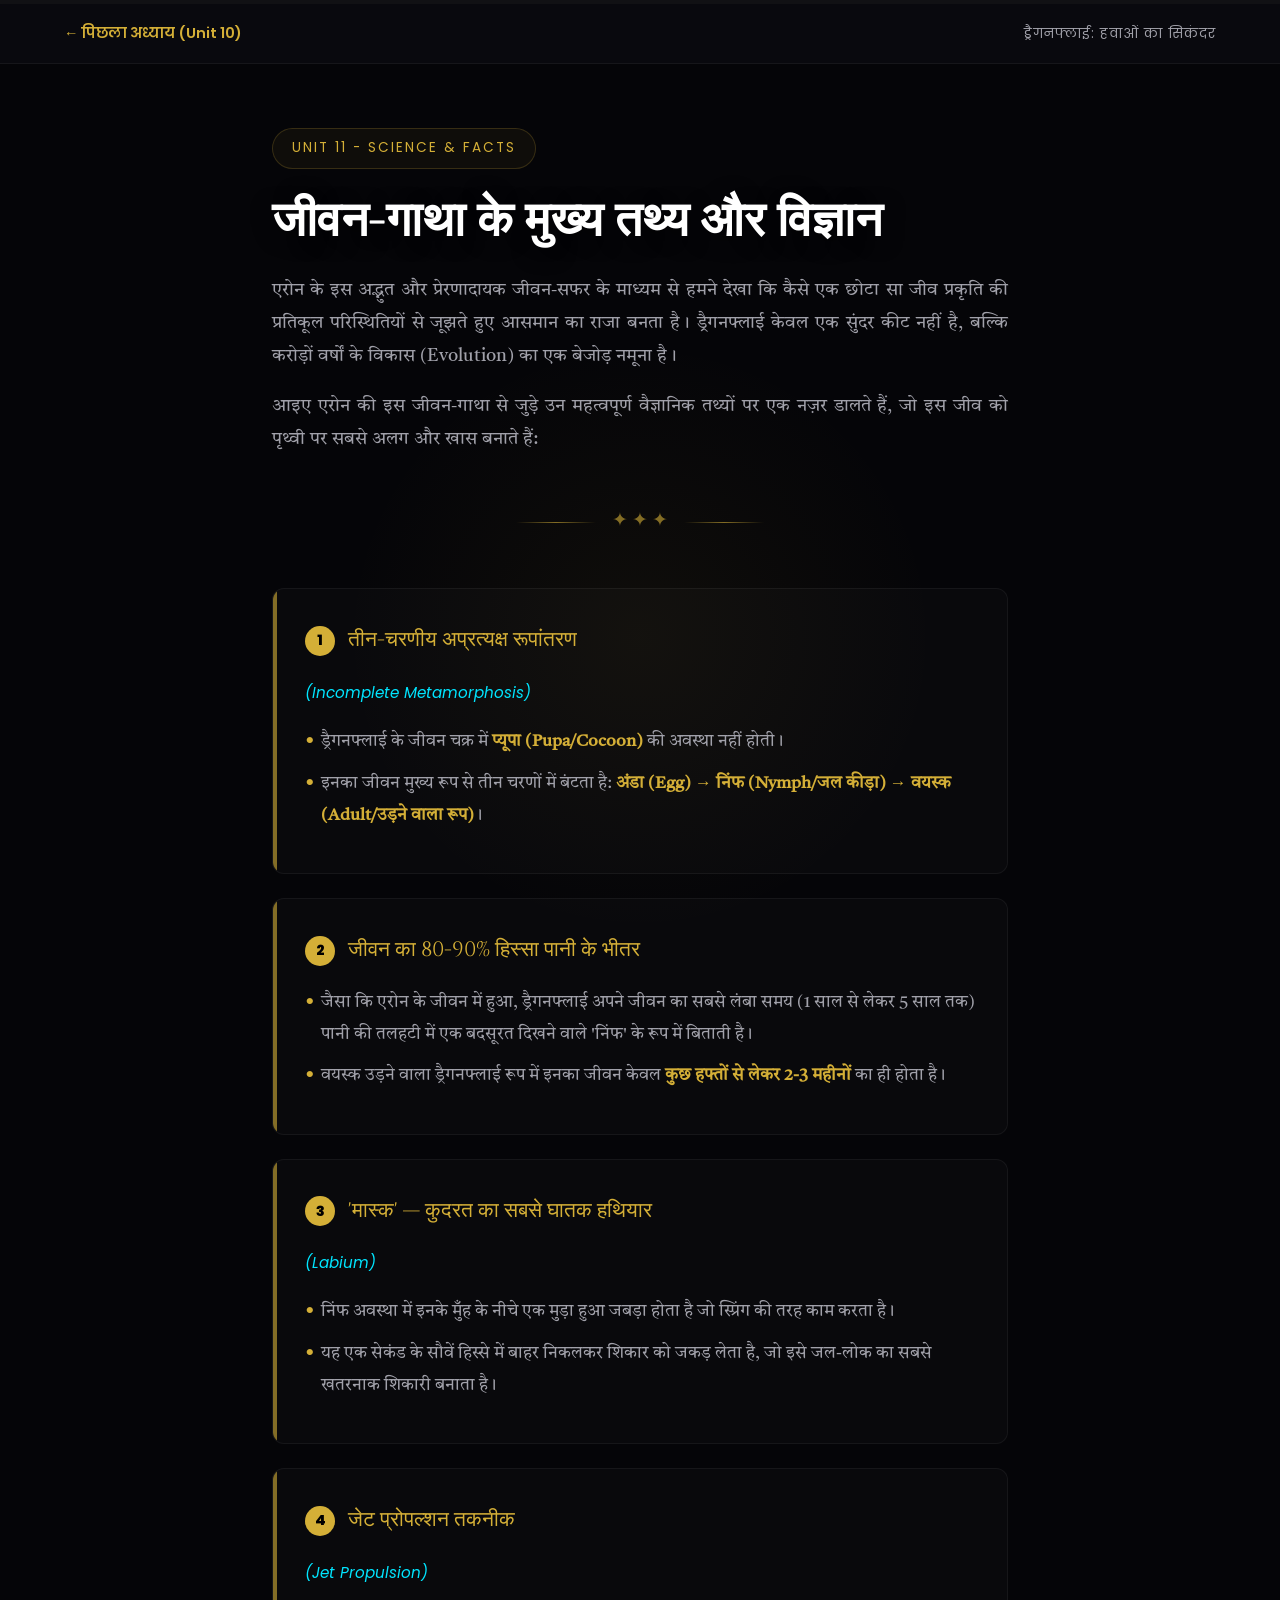
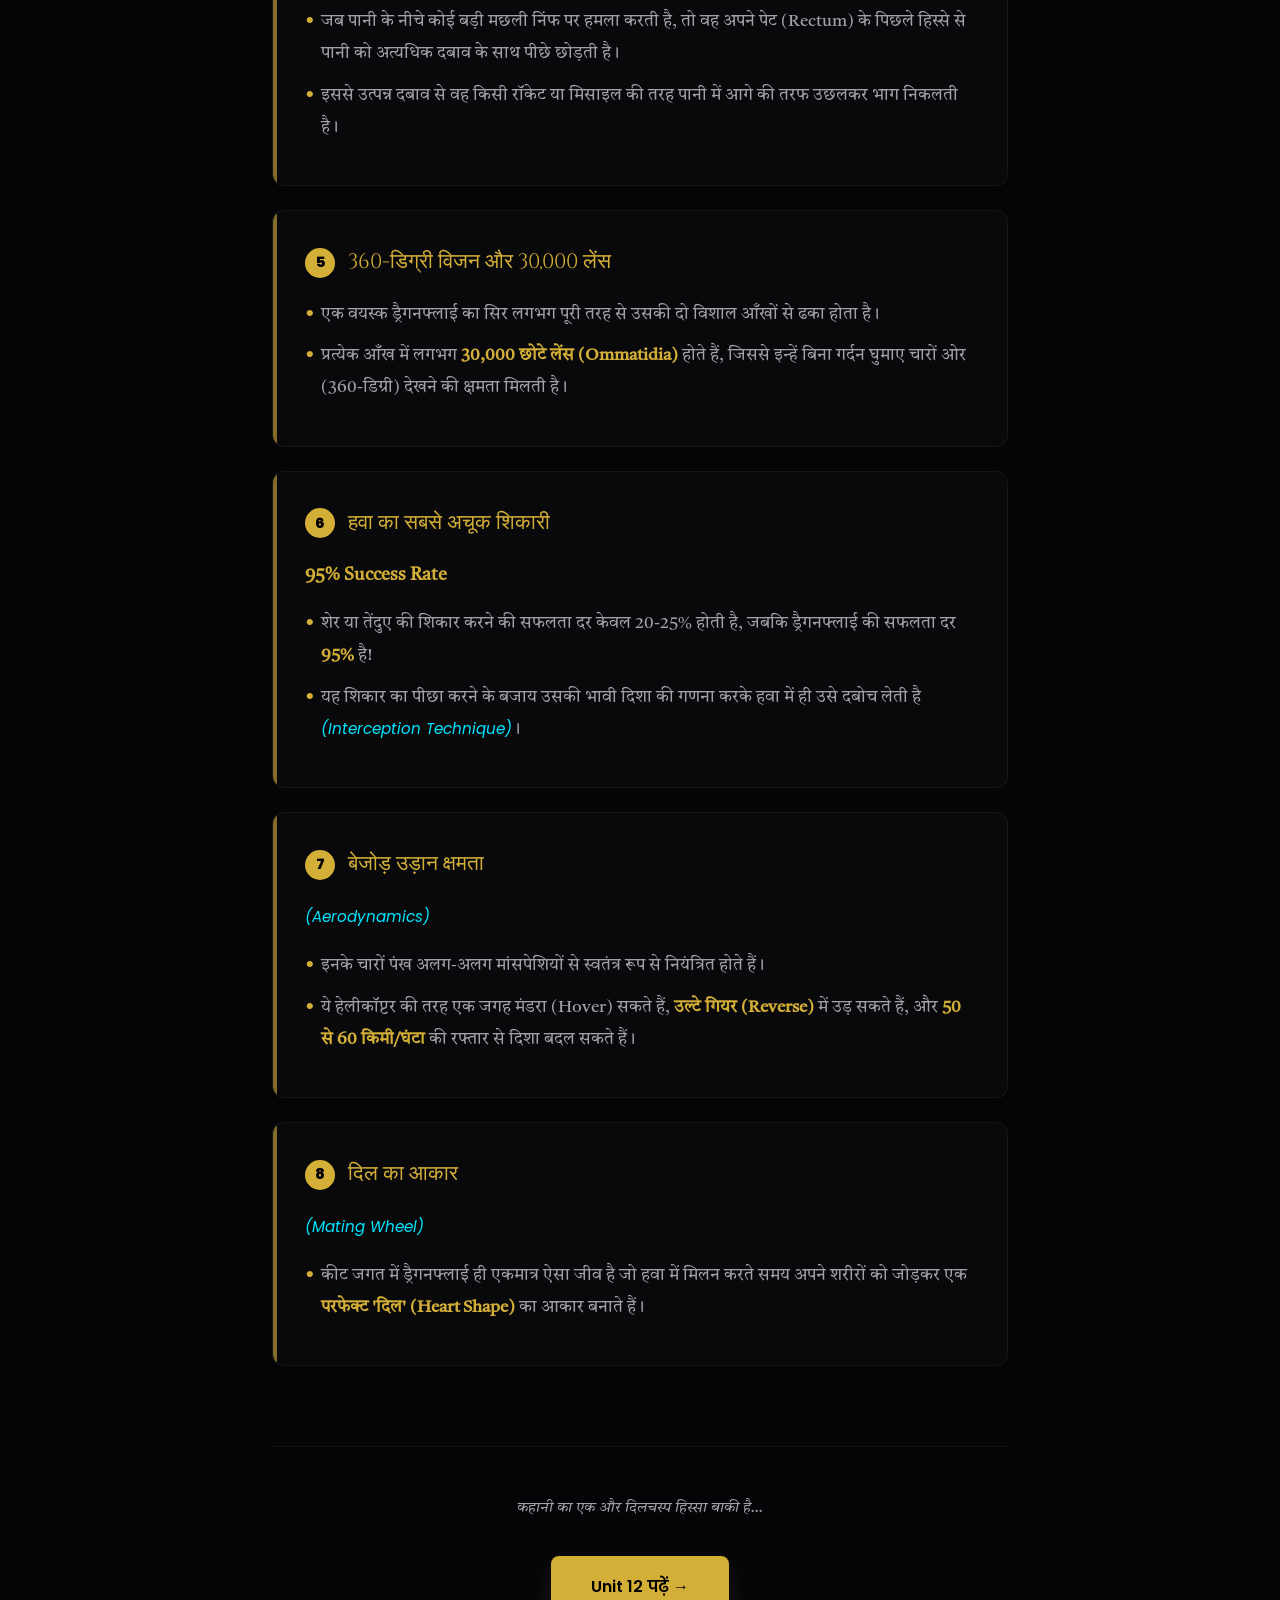
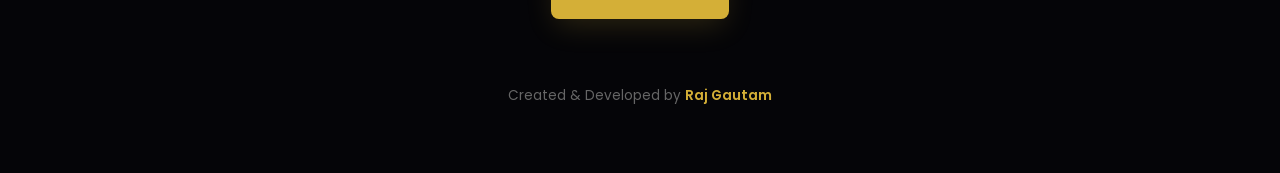
<file: unit11.html>
<!DOCTYPE html>
<html lang="hi">
<head>
  <meta charset="UTF-8">
  <meta name="viewport" content="width=device-width, initial-scale=1.0">
  <title>Unit 11: विज्ञान और तथ्य | Dragonfly Vlog</title>
  
  <!-- Google Fonts for Story Reading -->
  <link href="https://fonts.googleapis.com/css2?family=Cinzel:wght@600;800&family=Tiro+Devanagari+Hindi:ital@0;1&family=Poppins:wght@300;400;600&display=swap" rel="stylesheet">
  
  <style>
    /* ========== RESET & BASE ========== */
    * {
      margin: 0;
      padding: 0;
      box-sizing: border-box;
    }

    :root {
      --bg-dark: #0a0b10;
      --bg-darker: #050508;
      --gold: #d4af37;
      --gold-glow: rgba(212, 175, 55, 0.2);
      --text-main: #e2e2e8;
      --text-dim: #a1a1aa;
      --font-heading: 'Cinzel', serif;
      --font-story: 'Tiro Devanagari Hindi', serif;
      --font-ui: 'Poppins', sans-serif;
    }

    body {
      background-color: var(--bg-darker);
      color: var(--text-main);
      font-family: var(--font-story);
      line-height: 1.9;
      overflow-x: hidden;
    }

    /* ========== READING PROGRESS BAR ========== */
    .progress-container {
      position: fixed;
      top: 0;
      left: 0;
      width: 100%;
      height: 4px;
      background: rgba(255, 255, 255, 0.05);
      z-index: 1000;
    }

    .progress-bar {
      height: 100%;
      background: var(--gold);
      width: 0%;
      box-shadow: 0 0 10px var(--gold);
      transition: width 0.1s;
    }

    /* ========== NAVIGATION ========== */
    .nav-bar {
      position: fixed;
      top: 4px;
      left: 0;
      width: 100%;
      padding: 1rem 5%;
      display: flex;
      justify-content: space-between;
      align-items: center;
      background: rgba(10, 11, 16, 0.9);
      backdrop-filter: blur(10px);
      border-bottom: 1px solid rgba(255, 255, 255, 0.05);
      z-index: 999;
      font-family: var(--font-ui);
    }

    .back-link {
      color: var(--gold);
      text-decoration: none;
      font-size: 0.9rem;
      font-weight: 600;
      display: flex;
      align-items: center;
      gap: 0.5rem;
      transition: 0.3s;
    }

    .back-link:hover {
      opacity: 0.7;
    }

    .chapter-title-nav {
      color: var(--text-dim);
      font-size: 0.85rem;
      letter-spacing: 1px;
    }

    /* ========== STORY CONTAINER ========== */
    .story-container {
      max-width: 800px;
      margin: 0 auto;
      padding: 8rem 2rem 4rem;
      position: relative;
      z-index: 2;
    }

    /* Background Ambient Glow */
    .story-container::before {
      content: '';
      position: absolute;
      top: 10%;
      left: 50%;
      transform: translateX(-50%);
      width: 600px;
      height: 600px;
      background: radial-gradient(circle, rgba(212, 175, 55, 0.05) 0%, transparent 70%);
      z-index: -1;
      pointer-events: none;
    }

    .unit-badge {
      display: inline-block;
      padding: 0.4rem 1.2rem;
      font-family: var(--font-ui);
      font-size: 0.85rem;
      letter-spacing: 2px;
      color: var(--gold);
      border: 1px solid var(--gold-glow);
      border-radius: 50px;
      background: rgba(212, 175, 55, 0.05);
      margin-bottom: 1.5rem;
      text-transform: uppercase;
    }

    .main-title {
      font-family: var(--font-heading);
      font-size: clamp(2rem, 5vw, 3rem);
      color: #fff;
      line-height: 1.2;
      margin-bottom: 1.5rem;
      text-shadow: 0 5px 20px rgba(0,0,0,0.5);
    }

    .intro-text {
      font-size: 1.15rem;
      color: var(--text-dim);
      margin-bottom: 3rem;
      line-height: 1.8;
      text-align: justify;
    }

    /* Divider */
    .story-divider {
      display: flex;
      align-items: center;
      justify-content: center;
      gap: 1rem;
      margin: 3rem 0;
      color: var(--gold);
      font-size: 1.2rem;
      opacity: 0.6;
    }

    .story-divider::before,
    .story-divider::after {
      content: '';
      width: 80px;
      height: 1px;
      background: linear-gradient(90deg, transparent, var(--gold), transparent);
    }

    /* ========== FACT CARDS GRID ========== */
    .facts-grid {
      display: flex;
      flex-direction: column;
      gap: 1.5rem;
    }

    .fact-card {
      background: rgba(255, 255, 255, 0.02);
      border: 1px solid rgba(255, 255, 255, 0.05);
      border-radius: 12px;
      padding: 2rem;
      position: relative;
      transition: all 0.3s ease;
      overflow: hidden;
    }

    .fact-card::before {
      content: '';
      position: absolute;
      top: 0;
      left: 0;
      width: 4px;
      height: 100%;
      background: var(--gold);
      opacity: 0.6;
      transition: opacity 0.3s ease;
    }

    .fact-card:hover {
      background: rgba(212, 175, 55, 0.03);
      border-color: rgba(212, 175, 55, 0.2);
      transform: translateX(5px);
      box-shadow: 0 10px 30px rgba(0,0,0,0.3);
    }

    .fact-card:hover::before {
      opacity: 1;
    }

    .fact-title {
      font-family: var(--font-heading);
      color: var(--gold);
      font-size: 1.3rem;
      margin-bottom: 1rem;
      display: flex;
      align-items: center;
      gap: 0.8rem;
    }

    .fact-title span {
      background: var(--gold);
      color: #000;
      font-family: var(--font-ui);
      font-size: 0.9rem;
      font-weight: 800;
      width: 30px;
      height: 30px;
      display: flex;
      align-items: center;
      justify-content: center;
      border-radius: 50%;
      flex-shrink: 0;
    }

    .fact-card p {
      font-size: 1.1rem;
      color: var(--text-main);
      margin-bottom: 1rem;
    }

    .fact-card p:last-child {
      margin-bottom: 0;
    }

    .fact-card ul {
      list-style: none;
      padding-left: 1rem;
      margin-top: 0.5rem;
    }

    .fact-card ul li {
      position: relative;
      margin-bottom: 0.6rem;
      font-size: 1.05rem;
      color: var(--text-dim);
    }

    .fact-card ul li::before {
      content: '•';
      color: var(--gold);
      position: absolute;
      left: -1rem;
      font-weight: bold;
    }

    .fact-card strong {
      color: var(--gold);
      font-weight: 600;
    }

    /* Scientific Notation styling */
    .scientific {
      color: #00e5ff;
      font-family: var(--font-ui);
      font-size: 0.95rem;
      font-style: italic;
    }

    /* ========== FOOTER / NEXT CHAPTER ========== */
    .next-chapter-section {
      margin-top: 5rem;
      padding-top: 3rem;
      border-top: 1px solid rgba(255, 255, 255, 0.05);
      text-align: center;
      font-family: var(--font-ui);
    }

    .next-chapter-section p {
      color: var(--text-dim);
      font-size: 0.95rem;
      font-style: italic;
      margin-bottom: 2rem;
      font-family: var(--font-story);
    }

    .next-btn {
      display: inline-block;
      padding: 1rem 2.5rem;
      background: var(--gold);
      color: #000;
      text-decoration: none;
      font-weight: 600;
      border-radius: 8px;
      transition: all 0.3s ease;
      box-shadow: 0 10px 30px -5px var(--gold-glow);
    }

    .next-btn:hover {
      transform: translateY(-3px);
      box-shadow: 0 15px 40px -5px var(--gold-glow);
      background: #fff;
    }

    /* Author Footer */
    .author-footer {
      text-align: center;
      margin-top: 4rem;
      font-size: 0.85rem;
      color: #666;
      font-family: var(--font-ui);
    }

    .author-footer span {
      color: var(--gold);
      font-weight: 600;
    }

    /* ========== RESPONSIVE ========== */
    @media (max-width: 768px) {
      .story-container {
        padding: 7rem 1.5rem 3rem;
      }
      .fact-card {
        padding: 1.5rem;
      }
      .fact-title {
        font-size: 1.15rem;
      }
      .fact-card p, .fact-card ul li {
        font-size: 1rem;
      }
      .chapter-title-nav {
        display: none;
      }
    }
  </style>
</head>
<body>

  <!-- Reading Progress Bar -->
  <div class="progress-container">
    <div class="progress-bar" id="progressBar"></div>
  </div>

  <!-- Top Navigation -->
  <nav class="nav-bar">
    <a href="unit10.html" class="back-link">← पिछला अध्याय (Unit 10)</a>
    <span class="chapter-title-nav">ड्रैगनफ्लाई: हवाओं का सिकंदर</span>
  </nav>

  <!-- Story Content -->
  <main class="story-container">
    
    <span class="unit-badge">Unit 11 - Science & Facts</span>
    <h1 class="main-title">जीवन-गाथा के मुख्य तथ्य और विज्ञान</h1>

    <div class="intro-text">
      <p>एरोन के इस अद्भुत और प्रेरणादायक जीवन-सफर के माध्यम से हमने देखा कि कैसे एक छोटा सा जीव प्रकृति की प्रतिकूल परिस्थितियों से जूझते हुए आसमान का राजा बनता है। ड्रैगनफ्लाई केवल एक सुंदर कीट नहीं है, बल्कि करोड़ों वर्षों के विकास (Evolution) का एक बेजोड़ नमूना है।</p>
      <p style="margin-top: 1rem;">आइए एरोन की इस जीवन-गाथा से जुड़े उन महत्वपूर्ण वैज्ञानिक तथ्यों पर एक नज़र डालते हैं, जो इस जीव को पृथ्वी पर सबसे अलग और खास बनाते हैं:</p>
    </div>

    <div class="story-divider">✦ ✦ ✦</div>

    <!-- FACT CARDS -->
    <div class="facts-grid">
      
      <!-- Fact 1 -->
      <div class="fact-card">
        <div class="fact-title"><span>1</span> तीन-चरणीय अप्रत्यक्ष रूपांतरण</div>
        <p><span class="scientific">(Incomplete Metamorphosis)</span></p>
        <ul>
          <li>ड्रैगनफ्लाई के जीवन चक्र में <strong>प्यूपा (Pupa/Cocoon)</strong> की अवस्था नहीं होती।</li>
          <li>इनका जीवन मुख्य रूप से तीन चरणों में बंटता है: <strong>अंडा (Egg) → निंफ (Nymph/जल कीड़ा) → वयस्क (Adult/उड़ने वाला रूप)</strong>।</li>
        </ul>
      </div>

      <!-- Fact 2 -->
      <div class="fact-card">
        <div class="fact-title"><span>2</span> जीवन का 80-90% हिस्सा पानी के भीतर</div>
        <ul>
          <li>जैसा कि एरोन के जीवन में हुआ, ड्रैगनफ्लाई अपने जीवन का सबसे लंबा समय (1 साल से लेकर 5 साल तक) पानी की तलहटी में एक बदसूरत दिखने वाले 'निंफ' के रूप में बिताती है।</li>
          <li>वयस्क उड़ने वाला ड्रैगनफ्लाई रूप में इनका जीवन केवल <strong>कुछ हफ्तों से लेकर 2-3 महीनों</strong> का ही होता है।</li>
        </ul>
      </div>

      <!-- Fact 3 -->
      <div class="fact-card">
        <div class="fact-title"><span>3</span> 'मास्क' — कुदरत का सबसे घातक हथियार</div>
        <p><span class="scientific">(Labium)</span></p>
        <ul>
          <li>निंफ अवस्था में इनके मुँह के नीचे एक मुड़ा हुआ जबड़ा होता है जो स्प्रिंग की तरह काम करता है।</li>
          <li>यह एक सेकंड के सौवें हिस्से में बाहर निकलकर शिकार को जकड़ लेता है, जो इसे जल-लोक का सबसे खतरनाक शिकारी बनाता है।</li>
        </ul>
      </div>

      <!-- Fact 4 -->
      <div class="fact-card">
        <div class="fact-title"><span>4</span> जेट प्रोपल्शन तकनीक</div>
        <p><span class="scientific">(Jet Propulsion)</span></p>
        <ul>
          <li>जब पानी के नीचे कोई बड़ी मछली निंफ पर हमला करती है, तो वह अपने पेट (Rectum) के पिछले हिस्से से पानी को अत्यधिक दबाव के साथ पीछे छोड़ती है।</li>
          <li>इससे उत्पन्न दबाव से वह किसी रॉकेट या मिसाइल की तरह पानी में आगे की तरफ उछलकर भाग निकलती है।</li>
        </ul>
      </div>

      <!-- Fact 5 -->
      <div class="fact-card">
        <div class="fact-title"><span>5</span> 360-डिग्री विजन और 30,000 लेंस</div>
        <ul>
          <li>एक वयस्क ड्रैगनफ्लाई का सिर लगभग पूरी तरह से उसकी दो विशाल आँखों से ढका होता है।</li>
          <li>प्रत्येक आँख में लगभग <strong>30,000 छोटे लेंस (Ommatidia)</strong> होते हैं, जिससे इन्हें बिना गर्दन घुमाए चारों ओर (360-डिग्री) देखने की क्षमता मिलती है।</li>
        </ul>
      </div>

      <!-- Fact 6 -->
      <div class="fact-card">
        <div class="fact-title"><span>6</span> हवा का सबसे अचूक शिकारी</div>
        <p><strong>95% Success Rate</strong></p>
        <ul>
          <li>शेर या तेंदुए की शिकार करने की सफलता दर केवल 20-25% होती है, जबकि ड्रैगनफ्लाई की सफलता दर <strong>95%</strong> है!</li>
          <li>यह शिकार का पीछा करने के बजाय उसकी भावी दिशा की गणना करके हवा में ही उसे दबोच लेती है <span class="scientific">(Interception Technique)</span>।</li>
        </ul>
      </div>

      <!-- Fact 7 -->
      <div class="fact-card">
        <div class="fact-title"><span>7</span> बेजोड़ उड़ान क्षमता</div>
        <p><span class="scientific">(Aerodynamics)</span></p>
        <ul>
          <li>इनके चारों पंख अलग-अलग मांसपेशियों से स्वतंत्र रूप से नियंत्रित होते हैं।</li>
          <li>ये हेलीकॉप्टर की तरह एक जगह मंडरा (Hover) सकते हैं, <strong>उल्टे गियर (Reverse)</strong> में उड़ सकते हैं, और <strong>50 से 60 किमी/घंटा</strong> की रफ्तार से दिशा बदल सकते हैं।</li>
        </ul>
      </div>

      <!-- Fact 8 -->
      <div class="fact-card">
        <div class="fact-title"><span>8</span> दिल का आकार</div>
        <p><span class="scientific">(Mating Wheel)</span></p>
        <ul>
          <li>कीट जगत में ड्रैगनफ्लाई ही एकमात्र ऐसा जीव है जो हवा में मिलन करते समय अपने शरीरों को जोड़कर एक <strong>परफेक्ट 'दिल' (Heart Shape)</strong> का आकार बनाते हैं।</li>
        </ul>
      </div>

    </div>

    <!-- Next Chapter Button -->
    <div class="next-chapter-section">
      <p>कहानी का एक और दिलचस्प हिस्सा बाकी है...</p>
      <a href="unit12.html" class="next-btn">Unit 12 पढ़ें →</a>
    </div>

    <!-- Author Credit -->
    <div class="author-footer">
      Created & Developed by <span>Raj Gautam</span>
    </div>

  </main>

  <!-- Javascript for Reading Progress Bar -->
  <script>
    window.onscroll = function() { updateProgressBar() };

    function updateProgressBar() {
      var winScroll = document.body.scrollTop || document.documentElement.scrollTop;
      var height = document.documentElement.scrollHeight - document.documentElement.clientHeight;
      var scrolled = (winScroll / height) * 100;
      document.getElementById("progressBar").style.width = scrolled + "%";
    }
  </script>
</body>
</html>
</file>
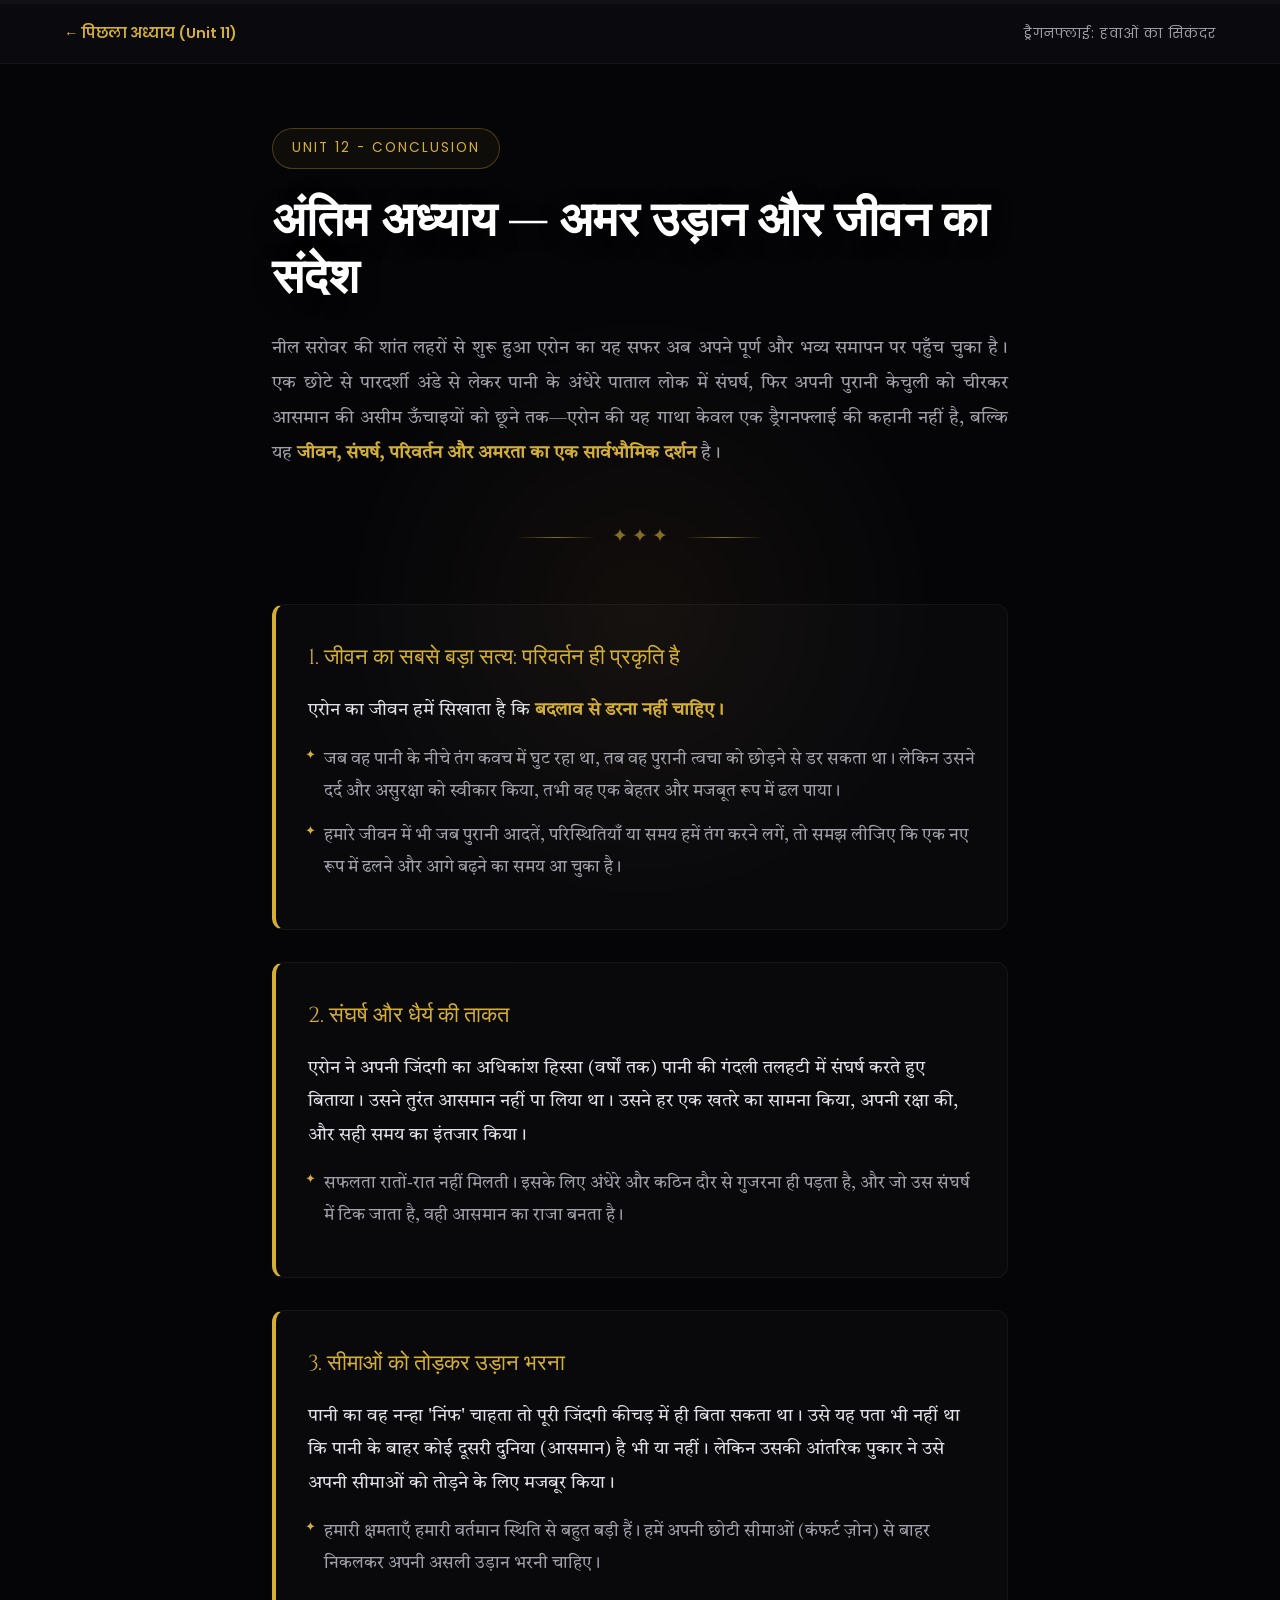
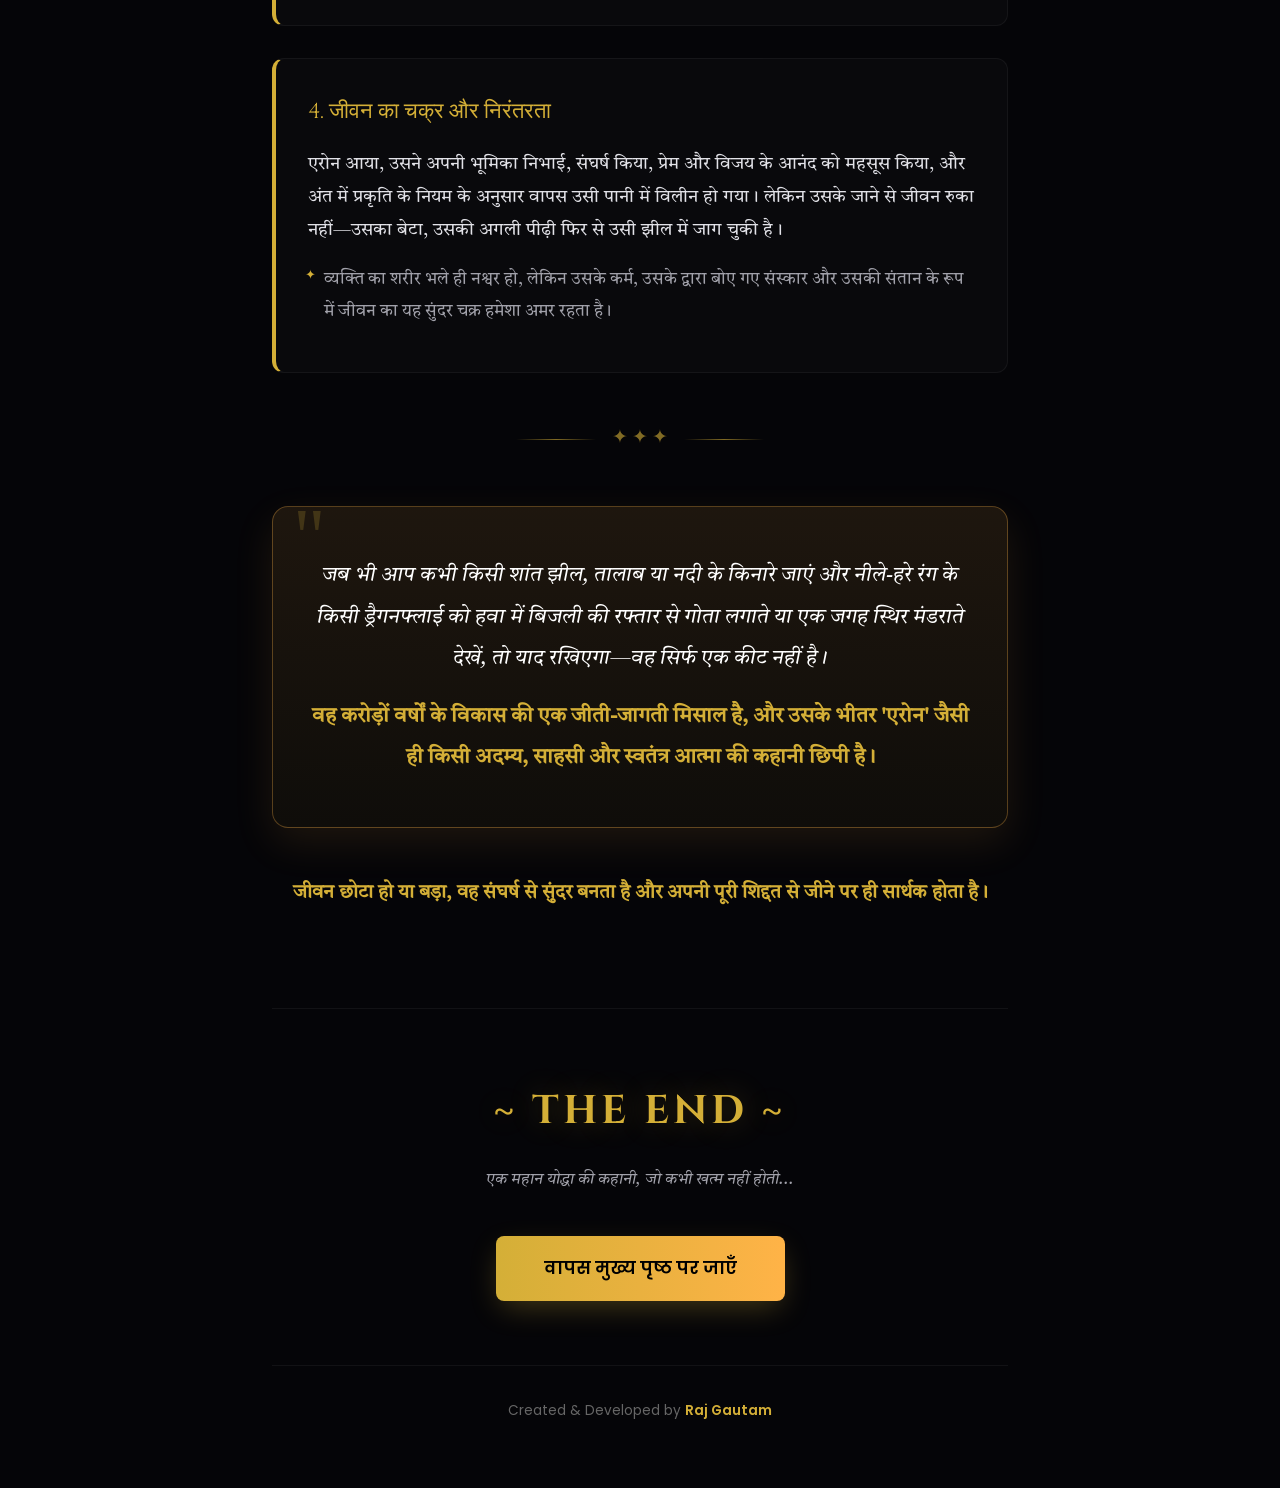
<file: unit12.html>
<!DOCTYPE html>
<html lang="hi">
<head>
  <meta charset="UTF-8">
  <meta name="viewport" content="width=device-width, initial-scale=1.0">
  <title>Unit 12: अमर उड़ान (The End) | Dragonfly Vlog</title>
  
  <!-- Google Fonts for Story Reading -->
  <link href="https://fonts.googleapis.com/css2?family=Cinzel:wght@600;800&family=Tiro+Devanagari+Hindi:ital@0;1&family=Poppins:wght@300;400;600&display=swap" rel="stylesheet">
  
  <style>
    /* ========== RESET & BASE ========== */
    * {
      margin: 0;
      padding: 0;
      box-sizing: border-box;
    }

    :root {
      --bg-dark: #0a0b10;
      --bg-darker: #050508;
      --gold: #d4af37;
      --gold-glow: rgba(212, 175, 55, 0.3);
      --sunrise: #ffb347;
      --text-main: #e2e2e8;
      --text-dim: #a1a1aa;
      --font-heading: 'Cinzel', serif;
      --font-story: 'Tiro Devanagari Hindi', serif;
      --font-ui: 'Poppins', sans-serif;
    }

    body {
      background-color: var(--bg-darker);
      color: var(--text-main);
      font-family: var(--font-story);
      line-height: 1.9;
      overflow-x: hidden;
    }

    /* ========== READING PROGRESS BAR ========== */
    .progress-container {
      position: fixed;
      top: 0;
      left: 0;
      width: 100%;
      height: 4px;
      background: rgba(255, 255, 255, 0.05);
      z-index: 1000;
    }

    .progress-bar {
      height: 100%;
      background: linear-gradient(90deg, var(--gold), var(--sunrise));
      width: 0%;
      box-shadow: 0 0 10px var(--gold);
      transition: width 0.1s;
    }

    /* ========== NAVIGATION ========== */
    .nav-bar {
      position: fixed;
      top: 4px;
      left: 0;
      width: 100%;
      padding: 1rem 5%;
      display: flex;
      justify-content: space-between;
      align-items: center;
      background: rgba(10, 11, 16, 0.9);
      backdrop-filter: blur(10px);
      border-bottom: 1px solid rgba(255, 255, 255, 0.05);
      z-index: 999;
      font-family: var(--font-ui);
    }

    .back-link {
      color: var(--gold);
      text-decoration: none;
      font-size: 0.9rem;
      font-weight: 600;
      display: flex;
      align-items: center;
      gap: 0.5rem;
      transition: 0.3s;
    }

    .back-link:hover {
      opacity: 0.7;
    }

    .chapter-title-nav {
      color: var(--text-dim);
      font-size: 0.85rem;
      letter-spacing: 1px;
    }

    /* ========== STORY CONTAINER ========== */
    .story-container {
      max-width: 800px;
      margin: 0 auto;
      padding: 8rem 2rem 4rem;
      position: relative;
      z-index: 2;
    }

    /* Background Ambient Glow */
    .story-container::before {
      content: '';
      position: absolute;
      top: 10%;
      left: 50%;
      transform: translateX(-50%);
      width: 600px;
      height: 600px;
      background: radial-gradient(circle, rgba(255, 179, 71, 0.05) 0%, transparent 70%);
      z-index: -1;
      pointer-events: none;
    }

    .unit-badge {
      display: inline-block;
      padding: 0.4rem 1.2rem;
      font-family: var(--font-ui);
      font-size: 0.85rem;
      letter-spacing: 2px;
      color: var(--gold);
      border: 1px solid var(--gold-glow);
      border-radius: 50px;
      background: rgba(212, 175, 55, 0.05);
      margin-bottom: 1.5rem;
      text-transform: uppercase;
    }

    .main-title {
      font-family: var(--font-heading);
      font-size: clamp(2rem, 5vw, 3rem);
      color: #fff;
      line-height: 1.2;
      margin-bottom: 1.5rem;
      text-shadow: 0 5px 20px rgba(0,0,0,0.5);
    }

    .intro-text {
      font-size: 1.15rem;
      color: var(--text-dim);
      margin-bottom: 3rem;
      line-height: 1.9;
      text-align: justify;
    }

    .intro-text strong {
      color: var(--gold);
    }

    /* Divider */
    .story-divider {
      display: flex;
      align-items: center;
      justify-content: center;
      gap: 1rem;
      margin: 3rem 0;
      color: var(--gold);
      font-size: 1.2rem;
      opacity: 0.6;
    }

    .story-divider::before,
    .story-divider::after {
      content: '';
      width: 80px;
      height: 1px;
      background: linear-gradient(90deg, transparent, var(--gold), transparent);
    }

    /* ========== PHILOSOPHY CARDS ========== */
    .philosophy-card {
      background: rgba(255, 255, 255, 0.02);
      border: 1px solid rgba(255, 255, 255, 0.05);
      border-radius: 12px;
      padding: 2rem;
      margin-bottom: 2rem;
      position: relative;
      transition: all 0.3s ease;
      border-left: 4px solid var(--gold);
    }

    .philosophy-card:hover {
      background: rgba(212, 175, 55, 0.03);
      border-color: rgba(212, 175, 55, 0.2);
      transform: translateX(5px);
      box-shadow: 0 10px 30px rgba(0,0,0,0.3);
    }

    .philosophy-title {
      font-family: var(--font-heading);
      color: var(--gold);
      font-size: 1.35rem;
      margin-bottom: 1rem;
    }

    .philosophy-card p {
      font-size: 1.1rem;
      color: var(--text-main);
      margin-bottom: 1rem;
    }

    .philosophy-card p:last-child {
      margin-bottom: 0;
    }

    .philosophy-card strong {
      color: var(--gold);
      font-weight: 600;
    }

    .philosophy-card ul {
      list-style: none;
      padding-left: 1rem;
      margin-top: 0.5rem;
    }

    .philosophy-card ul li {
      position: relative;
      margin-bottom: 0.8rem;
      font-size: 1.05rem;
      color: var(--text-dim);
    }

    .philosophy-card ul li::before {
      content: '✦';
      color: var(--gold);
      position: absolute;
      left: -1.2rem;
      font-size: 0.8rem;
    }

    /* ========== FINAL QUOTE BOX ========== */
    .final-quote {
      background: linear-gradient(180deg, rgba(255, 179, 71, 0.1) 0%, rgba(212, 175, 55, 0.05) 100%);
      border: 1px solid rgba(255, 179, 71, 0.3);
      border-radius: 16px;
      padding: 3rem 2rem;
      margin: 3rem 0;
      text-align: center;
      box-shadow: 0 15px 40px rgba(255, 179, 71, 0.1);
      position: relative;
    }

    .final-quote::before {
      content: '"';
      position: absolute;
      top: -10px;
      left: 20px;
      font-size: 5rem;
      color: var(--gold);
      opacity: 0.2;
      font-family: serif;
      line-height: 1;
    }

    .final-quote p {
      font-size: 1.3rem;
      color: #fff;
      line-height: 2;
      font-style: italic;
      margin-bottom: 1rem;
    }

    .final-quote p:last-child {
      margin-bottom: 0;
      color: var(--gold);
      font-weight: 600;
      font-style: normal;
    }

    /* ========== THE END SECTION ========== */
    .the-end {
      margin-top: 6rem;
      padding-top: 4rem;
      border-top: 1px solid rgba(255, 255, 255, 0.05);
      text-align: center;
      font-family: var(--font-ui);
    }

    .the-end h2 {
      font-family: var(--font-heading);
      color: var(--gold);
      font-size: 2.5rem;
      margin-bottom: 1rem;
      letter-spacing: 4px;
      text-shadow: 0 0 30px rgba(212, 175, 55, 0.3);
    }

    .the-end .subtitle {
      color: var(--text-dim);
      font-size: 1rem;
      margin-bottom: 2.5rem;
      font-family: var(--font-story);
      font-style: italic;
    }

    .home-btn {
      display: inline-block;
      padding: 1rem 3rem;
      background: linear-gradient(90deg, var(--gold), var(--sunrise));
      color: #000;
      text-decoration: none;
      font-weight: 600;
      border-radius: 8px;
      transition: all 0.3s ease;
      font-size: 1.1rem;
      box-shadow: 0 10px 30px -5px var(--gold-glow);
    }

    .home-btn:hover {
      transform: translateY(-3px);
      box-shadow: 0 15px 40px -5px var(--gold-glow);
      filter: brightness(1.2);
    }

    /* Author Footer */
    .author-footer {
      text-align: center;
      margin-top: 4rem;
      font-size: 0.85rem;
      color: #666;
      font-family: var(--font-ui);
      padding-top: 2rem;
      border-top: 1px solid rgba(255, 255, 255, 0.05);
    }

    .author-footer span {
      color: var(--gold);
      font-weight: 600;
    }

    /* ========== RESPONSIVE ========== */
    @media (max-width: 768px) {
      .story-container {
        padding: 7rem 1.5rem 3rem;
      }
      .philosophy-card {
        padding: 1.5rem;
      }
      .philosophy-title {
        font-size: 1.15rem;
      }
      .philosophy-card p, .philosophy-card ul li {
        font-size: 1rem;
      }
      .chapter-title-nav {
        display: none;
      }
      .final-quote {
        padding: 2rem 1.5rem;
      }
      .final-quote p {
        font-size: 1.1rem;
      }
      .the-end h2 {
        font-size: 1.8rem;
      }
    }
  </style>
</head>
<body>

  <!-- Reading Progress Bar -->
  <div class="progress-container">
    <div class="progress-bar" id="progressBar"></div>
  </div>

  <!-- Top Navigation -->
  <nav class="nav-bar">
    <a href="unit11.html" class="back-link">← पिछला अध्याय (Unit 11)</a>
    <span class="chapter-title-nav">ड्रैगनफ्लाई: हवाओं का सिकंदर</span>
  </nav>

  <!-- Story Content -->
  <main class="story-container">
    
    <span class="unit-badge">Unit 12 - Conclusion</span>
    <h1 class="main-title">अंतिम अध्याय — अमर उड़ान और जीवन का संदेश</h1>

    <div class="intro-text">
      <p>नील सरोवर की शांत लहरों से शुरू हुआ एरोन का यह सफर अब अपने पूर्ण और भव्य समापन पर पहुँच चुका है। एक छोटे से पारदर्शी अंडे से लेकर पानी के अंधेरे पाताल लोक में संघर्ष, फिर अपनी पुरानी केचुली को चीरकर आसमान की असीम ऊँचाइयों को छूने तक—एरोन की यह गाथा केवल एक ड्रैगनफ्लाई की कहानी नहीं है, बल्कि यह <strong>जीवन, संघर्ष, परिवर्तन और अमरता का एक सार्वभौमिक दर्शन</strong> है।</p>
    </div>

    <div class="story-divider">✦ ✦ ✦</div>

    <!-- Philosophy Cards -->
    <div class="philosophy-card">
      <div class="philosophy-title">1. जीवन का सबसे बड़ा सत्य: परिवर्तन ही प्रकृति है</div>
      <p>एरोन का जीवन हमें सिखाता है कि <strong>बदलाव से डरना नहीं चाहिए।</strong></p>
      <ul>
        <li>जब वह पानी के नीचे तंग कवच में घुट रहा था, तब वह पुरानी त्वचा को छोड़ने से डर सकता था। लेकिन उसने दर्द और असुरक्षा को स्वीकार किया, तभी वह एक बेहतर और मजबूत रूप में ढल पाया।</li>
        <li>हमारे जीवन में भी जब पुरानी आदतें, परिस्थितियाँ या समय हमें तंग करने लगें, तो समझ लीजिए कि एक नए रूप में ढलने और आगे बढ़ने का समय आ चुका है।</li>
      </ul>
    </div>

    <div class="philosophy-card">
      <div class="philosophy-title">2. संघर्ष और धैर्य की ताकत</div>
      <p>एरोन ने अपनी जिंदगी का अधिकांश हिस्सा (वर्षों तक) पानी की गंदली तलहटी में संघर्ष करते हुए बिताया। उसने तुरंत आसमान नहीं पा लिया था। उसने हर एक खतरे का सामना किया, अपनी रक्षा की, और सही समय का इंतजार किया।</p>
      <ul>
        <li>सफलता रातों-रात नहीं मिलती। इसके लिए अंधेरे और कठिन दौर से गुजरना ही पड़ता है, और जो उस संघर्ष में टिक जाता है, वही आसमान का राजा बनता है।</li>
      </ul>
    </div>

    <div class="philosophy-card">
      <div class="philosophy-title">3. सीमाओं को तोड़कर उड़ान भरना</div>
      <p>पानी का वह नन्हा 'निंफ' चाहता तो पूरी जिंदगी कीचड़ में ही बिता सकता था। उसे यह पता भी नहीं था कि पानी के बाहर कोई दूसरी दुनिया (आसमान) है भी या नहीं। लेकिन उसकी आंतरिक पुकार ने उसे अपनी सीमाओं को तोड़ने के लिए मजबूर किया।</p>
      <ul>
        <li>हमारी क्षमताएँ हमारी वर्तमान स्थिति से बहुत बड़ी हैं। हमें अपनी छोटी सीमाओं (कंफर्ट ज़ोन) से बाहर निकलकर अपनी असली उड़ान भरनी चाहिए।</li>
      </ul>
    </div>

    <div class="philosophy-card">
      <div class="philosophy-title">4. जीवन का चक्र और निरंतरता</div>
      <p>एरोन आया, उसने अपनी भूमिका निभाई, संघर्ष किया, प्रेम और विजय के आनंद को महसूस किया, और अंत में प्रकृति के नियम के अनुसार वापस उसी पानी में विलीन हो गया। लेकिन उसके जाने से जीवन रुका नहीं—उसका बेटा, उसकी अगली पीढ़ी फिर से उसी झील में जाग चुकी है।</p>
      <ul>
        <li>व्यक्ति का शरीर भले ही नश्वर हो, लेकिन उसके कर्म, उसके द्वारा बोए गए संस्कार और उसकी संतान के रूप में जीवन का यह सुंदर चक्र हमेशा अमर रहता है।</li>
      </ul>
    </div>

    <div class="story-divider">✦ ✦ ✦</div>

    <!-- Final Quote / Last Words -->
    <div class="final-quote">
      <p>जब भी आप कभी किसी शांत झील, तालाब या नदी के किनारे जाएं और नीले-हरे रंग के किसी ड्रैगनफ्लाई को हवा में बिजली की रफ्तार से गोता लगाते या एक जगह स्थिर मंडराते देखें, तो याद रखिएगा—वह सिर्फ एक कीट नहीं है।</p>
      <p>वह करोड़ों वर्षों के विकास की एक जीती-जागती मिसाल है, और उसके भीतर <strong>'एरोन'</strong> जैसी ही किसी अदम्य, साहसी और स्वतंत्र आत्मा की कहानी छिपी है।</p>
    </div>

    <p style="text-align: center; font-size: 1.2rem; color: var(--gold); font-weight: 600; margin-top: 2rem;">
      जीवन छोटा हो या बड़ा, वह संघर्ष से सुंदर बनता है और अपनी पूरी शिद्दत से जीने पर ही सार्थक होता है।
    </p>

    <!-- The End Section -->
    <div class="the-end">
      <h2>~ THE END ~</h2>
      <p class="subtitle">एक महान योद्धा की कहानी, जो कभी खत्म नहीं होती...</p>
      <a href="index.html" class="home-btn">वापस मुख्य पृष्ठ पर जाएँ</a>
    </div>

    <!-- Author Credit -->
    <div class="author-footer">
      Created & Developed by <span>Raj Gautam</span>
    </div>

  </main>

  <!-- Javascript for Reading Progress Bar -->
  <script>
    window.onscroll = function() { updateProgressBar() };

    function updateProgressBar() {
      var winScroll = document.body.scrollTop || document.documentElement.scrollTop;
      var height = document.documentElement.scrollHeight - document.documentElement.clientHeight;
      var scrolled = (winScroll / height) * 100;
      document.getElementById("progressBar").style.width = scrolled + "%";
    }
  </script>
</body>
</html>
</file>
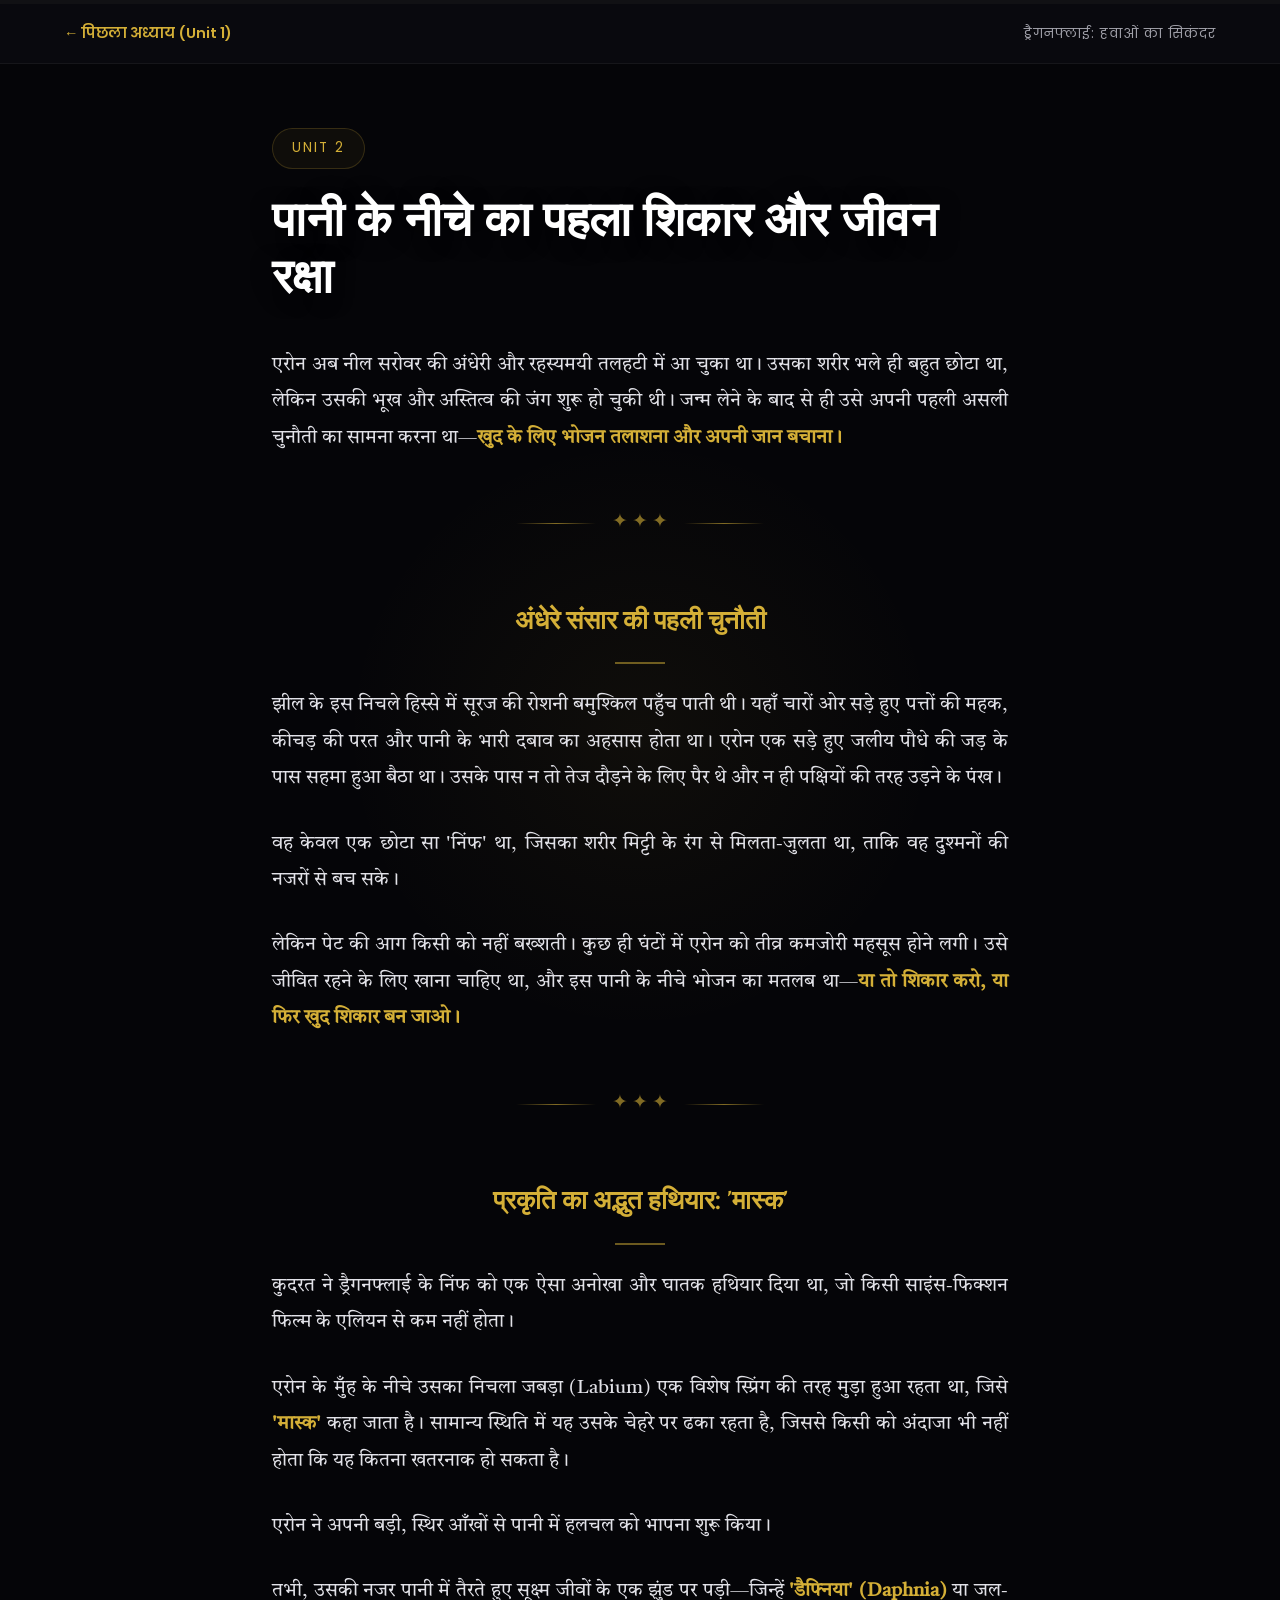
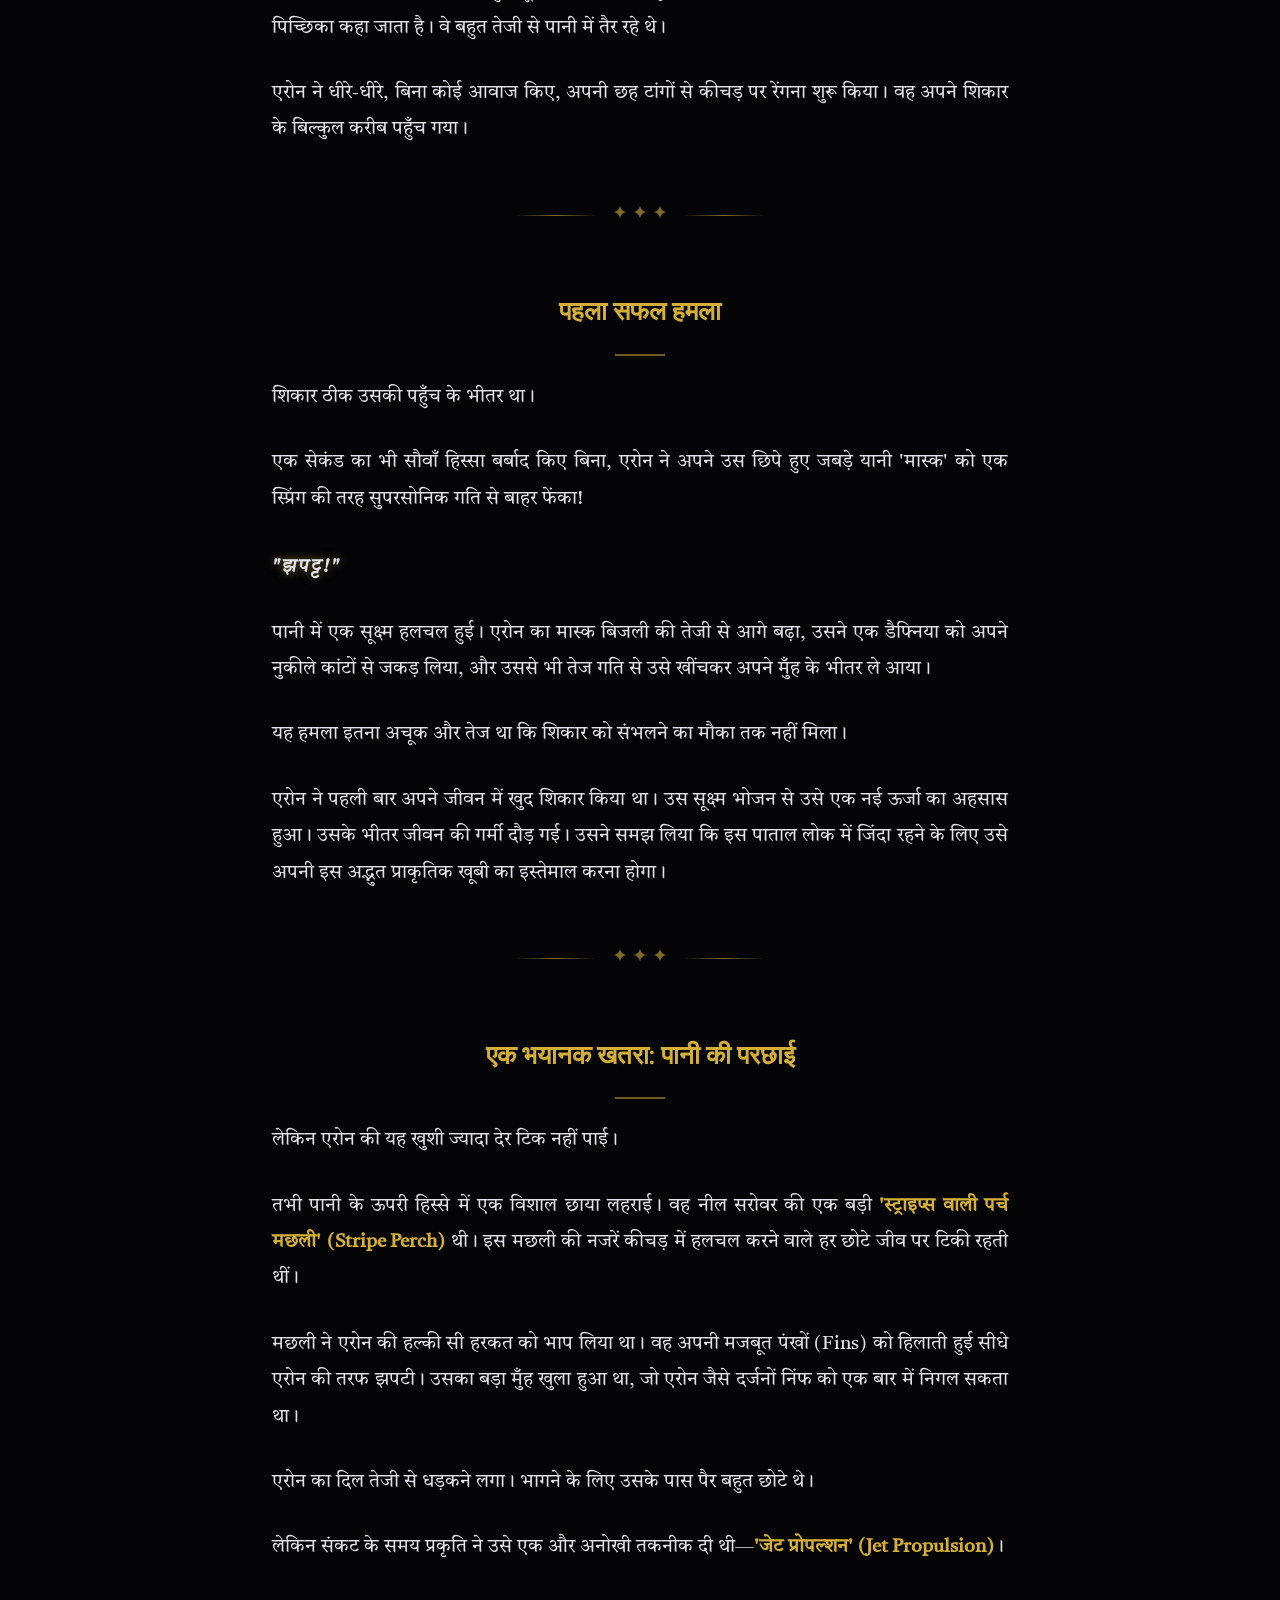
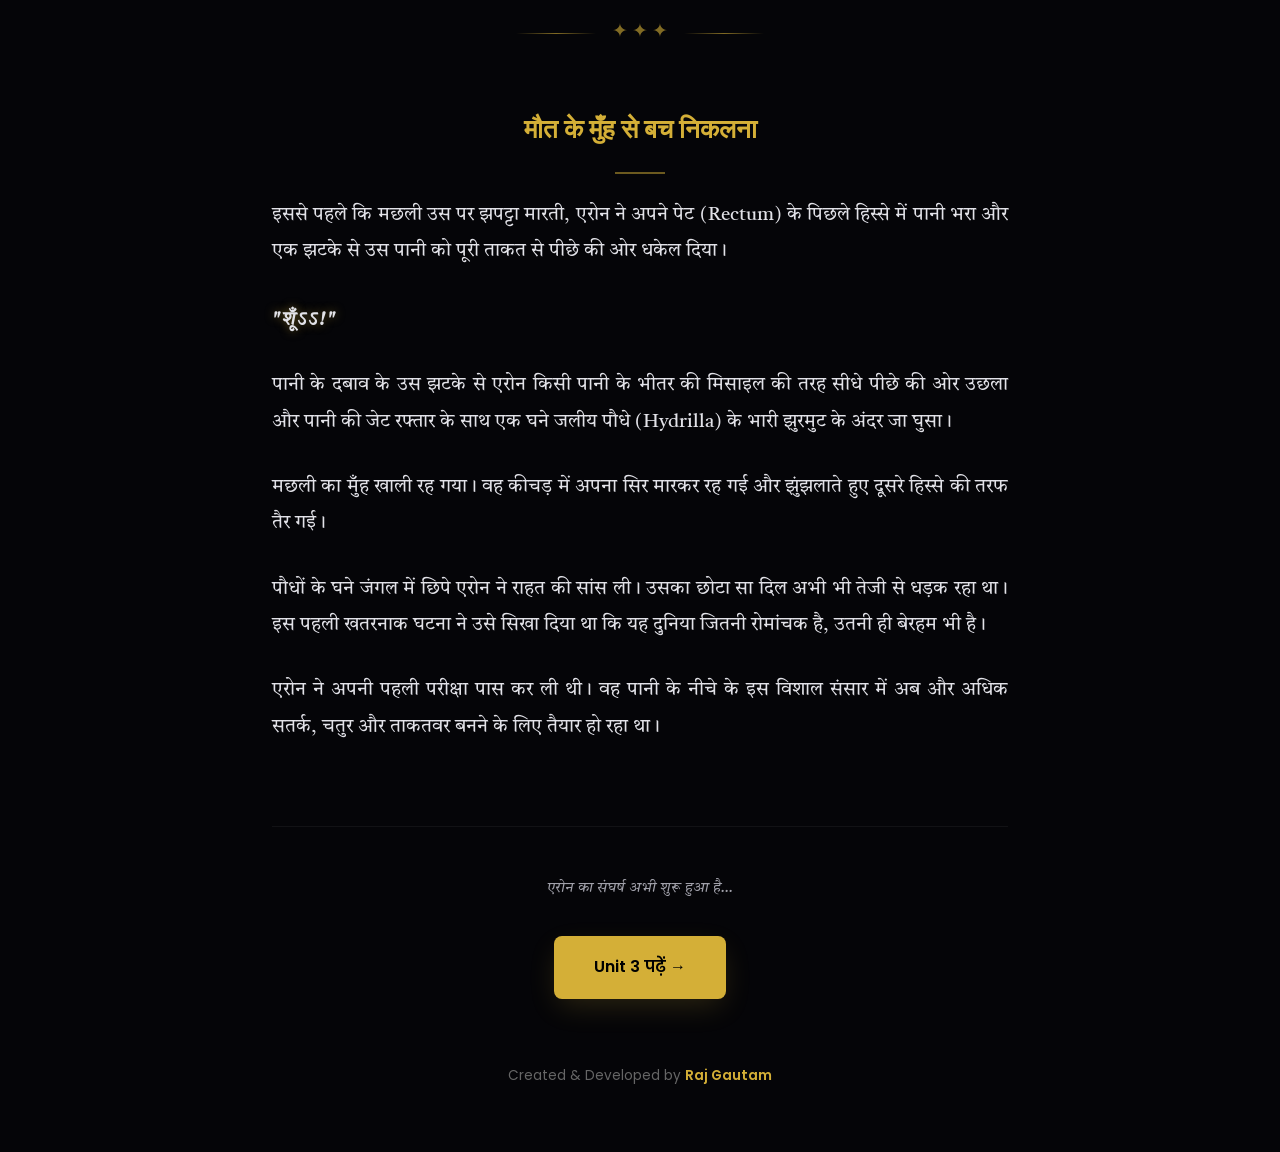
<file: unit2.html>
<!DOCTYPE html>
<html lang="hi">
<head>
  <meta charset="UTF-8">
  <meta name="viewport" content="width=device-width, initial-scale=1.0">
  <title>Unit 2: पहला शिकार | Dragonfly Vlog</title>
  
  <!-- Google Fonts for Story Reading -->
  <link href="https://fonts.googleapis.com/css2?family=Cinzel:wght@600;800&family=Tiro+Devanagari+Hindi:ital@0;1&family=Poppins:wght@300;400;600&display=swap" rel="stylesheet">
  
  <style>
    /* ========== RESET & BASE ========== */
    * {
      margin: 0;
      padding: 0;
      box-sizing: border-box;
    }

    :root {
      --bg-dark: #0a0b10;
      --bg-darker: #050508;
      --gold: #d4af37;
      --gold-glow: rgba(212, 175, 55, 0.2);
      --text-main: #e2e2e8;
      --text-dim: #a1a1aa;
      --font-heading: 'Cinzel', serif;
      --font-story: 'Tiro Devanagari Hindi', serif;
      --font-ui: 'Poppins', sans-serif;
    }

    body {
      background-color: var(--bg-darker);
      color: var(--text-main);
      font-family: var(--font-story);
      line-height: 1.9;
      overflow-x: hidden;
    }

    /* ========== READING PROGRESS BAR ========== */
    .progress-container {
      position: fixed;
      top: 0;
      left: 0;
      width: 100%;
      height: 4px;
      background: rgba(255, 255, 255, 0.05);
      z-index: 1000;
    }

    .progress-bar {
      height: 100%;
      background: var(--gold);
      width: 0%;
      box-shadow: 0 0 10px var(--gold);
      transition: width 0.1s;
    }

    /* ========== NAVIGATION ========== */
    .nav-bar {
      position: fixed;
      top: 4px;
      left: 0;
      width: 100%;
      padding: 1rem 5%;
      display: flex;
      justify-content: space-between;
      align-items: center;
      background: rgba(10, 11, 16, 0.9);
      backdrop-filter: blur(10px);
      border-bottom: 1px solid rgba(255, 255, 255, 0.05);
      z-index: 999;
      font-family: var(--font-ui);
    }

    .back-link {
      color: var(--gold);
      text-decoration: none;
      font-size: 0.9rem;
      font-weight: 600;
      display: flex;
      align-items: center;
      gap: 0.5rem;
      transition: 0.3s;
    }

    .back-link:hover {
      opacity: 0.7;
    }

    .chapter-title-nav {
      color: var(--text-dim);
      font-size: 0.85rem;
      letter-spacing: 1px;
    }

    /* ========== STORY CONTAINER ========== */
    .story-container {
      max-width: 800px;
      margin: 0 auto;
      padding: 8rem 2rem 4rem;
      position: relative;
      z-index: 2;
    }

    /* Background Ambient Glow */
    .story-container::before {
      content: '';
      position: absolute;
      top: 10%;
      left: 50%;
      transform: translateX(-50%);
      width: 600px;
      height: 600px;
      background: radial-gradient(circle, rgba(212, 175, 55, 0.05) 0%, transparent 70%);
      z-index: -1;
      pointer-events: none;
    }

    .unit-badge {
      display: inline-block;
      padding: 0.4rem 1.2rem;
      font-family: var(--font-ui);
      font-size: 0.85rem;
      letter-spacing: 2px;
      color: var(--gold);
      border: 1px solid var(--gold-glow);
      border-radius: 50px;
      background: rgba(212, 175, 55, 0.05);
      margin-bottom: 1.5rem;
      text-transform: uppercase;
    }

    .main-title {
      font-family: var(--font-heading);
      font-size: clamp(2rem, 5vw, 3rem);
      color: #fff;
      line-height: 1.2;
      margin-bottom: 2.5rem;
      text-shadow: 0 5px 20px rgba(0,0,0,0.5);
    }

    /* Story Typography */
    .story-content p {
      font-size: 1.2rem;
      color: var(--text-main);
      margin-bottom: 1.8rem;
      text-align: justify;
    }

    .story-content strong {
      color: var(--gold);
      font-weight: 600;
    }

    /* Subheadings inside story */
    .story-content h3 {
      font-family: var(--font-heading);
      color: var(--gold);
      font-size: 1.6rem;
      margin: 3.5rem 0 1.5rem;
      text-align: center;
      position: relative;
    }

    .story-content h3::after {
      content: '';
      display: block;
      width: 50px;
      height: 2px;
      background: var(--gold);
      margin: 1rem auto 0;
      opacity: 0.5;
    }

    /* Divider */
    .story-divider {
      display: flex;
      align-items: center;
      justify-content: center;
      gap: 1rem;
      margin: 3rem 0;
      color: var(--gold);
      font-size: 1.2rem;
      opacity: 0.6;
    }

    .story-divider::before,
    .story-divider::after {
      content: '';
      width: 80px;
      height: 1px;
      background: linear-gradient(90deg, transparent, var(--gold), transparent);
    }

    /* Action Dialogue styling */
    .action-text {
      color: #fff;
      font-weight: 600;
      font-size: 1.3rem;
      font-style: italic;
      text-align: center;
      margin: 2rem 0;
      letter-spacing: 2px;
      text-shadow: 0 0 10px rgba(212, 175, 55, 0.5);
    }

    /* ========== FOOTER / NEXT CHAPTER ========== */
    .next-chapter-section {
      margin-top: 5rem;
      padding-top: 3rem;
      border-top: 1px solid rgba(255, 255, 255, 0.05);
      text-align: center;
      font-family: var(--font-ui);
    }

    .next-chapter-section p {
      color: var(--text-dim);
      font-size: 0.95rem;
      font-style: italic;
      margin-bottom: 2rem;
      font-family: var(--font-story);
    }

    .next-btn {
      display: inline-block;
      padding: 1rem 2.5rem;
      background: var(--gold);
      color: #000;
      text-decoration: none;
      font-weight: 600;
      border-radius: 8px;
      transition: all 0.3s ease;
      box-shadow: 0 10px 30px -5px var(--gold-glow);
    }

    .next-btn:hover {
      transform: translateY(-3px);
      box-shadow: 0 15px 40px -5px var(--gold-glow);
      background: #fff;
    }

    /* Author Footer */
    .author-footer {
      text-align: center;
      margin-top: 4rem;
      font-size: 0.85rem;
      color: #666;
      font-family: var(--font-ui);
    }

    .author-footer span {
      color: var(--gold);
      font-weight: 600;
    }

    /* ========== RESPONSIVE ========== */
    @media (max-width: 768px) {
      .story-container {
        padding: 7rem 1.5rem 3rem;
      }
      .story-content p {
        font-size: 1.1rem;
        text-align: left;
      }
      .story-content h3 {
        font-size: 1.3rem;
      }
      .chapter-title-nav {
        display: none;
      }
    }
  </style>
</head>
<body>

  <!-- Reading Progress Bar -->
  <div class="progress-container">
    <div class="progress-bar" id="progressBar"></div>
  </div>

  <!-- Top Navigation -->
  <nav class="nav-bar">
    <a href="unit1.html" class="back-link">← पिछला अध्याय (Unit 1)</a>
    <span class="chapter-title-nav">ड्रैगनफ्लाई: हवाओं का सिकंदर</span>
  </nav>

  <!-- Story Content -->
  <main class="story-container">
    
    <span class="unit-badge">Unit 2</span>
    <h1 class="main-title">पानी के नीचे का पहला शिकार और जीवन रक्षा</h1>

    <div class="story-content">
      <p>एरोन अब नील सरोवर की अंधेरी और रहस्यमयी तलहटी में आ चुका था। उसका शरीर भले ही बहुत छोटा था, लेकिन उसकी भूख और अस्तित्व की जंग शुरू हो चुकी थी। जन्म लेने के बाद से ही उसे अपनी पहली असली चुनौती का सामना करना था—<strong>खुद के लिए भोजन तलाशना और अपनी जान बचाना।</strong></p>

      <div class="story-divider">✦ ✦ ✦</div>

      <h3>अंधेरे संसार की पहली चुनौती</h3>

      <p>झील के इस निचले हिस्से में सूरज की रोशनी बमुश्किल पहुँच पाती थी। यहाँ चारों ओर सड़े हुए पत्तों की महक, कीचड़ की परत और पानी के भारी दबाव का अहसास होता था। एरोन एक सड़े हुए जलीय पौधे की जड़ के पास सहमा हुआ बैठा था। उसके पास न तो तेज दौड़ने के लिए पैर थे और न ही पक्षियों की तरह उड़ने के पंख।</p>

      <p>वह केवल एक छोटा सा 'निंफ' था, जिसका शरीर मिट्टी के रंग से मिलता-जुलता था, ताकि वह दुश्मनों की नजरों से बच सके।</p>

      <p>लेकिन पेट की आग किसी को नहीं बख्शती। कुछ ही घंटों में एरोन को तीव्र कमजोरी महसूस होने लगी। उसे जीवित रहने के लिए खाना चाहिए था, और इस पानी के नीचे भोजन का मतलब था—<strong>या तो शिकार करो, या फिर खुद शिकार बन जाओ।</strong></p>

      <div class="story-divider">✦ ✦ ✦</div>

      <h3>प्रकृति का अद्भुत हथियार: 'मास्क'</h3>

      <p>कुदरत ने ड्रैगनफ्लाई के निंफ को एक ऐसा अनोखा और घातक हथियार दिया था, जो किसी साइंस-फिक्शन फिल्म के एलियन से कम नहीं होता।</p>

      <p>एरोन के मुँह के नीचे उसका निचला जबड़ा (Labium) एक विशेष स्प्रिंग की तरह मुड़ा हुआ रहता था, जिसे <strong>'मास्क'</strong> कहा जाता है। सामान्य स्थिति में यह उसके चेहरे पर ढका रहता है, जिससे किसी को अंदाजा भी नहीं होता कि यह कितना खतरनाक हो सकता है।</p>

      <p>एरोन ने अपनी बड़ी, स्थिर आँखों से पानी में हलचल को भापना शुरू किया।</p>

      <p>तभी, उसकी नजर पानी में तैरते हुए सूक्ष्म जीवों के एक झुंड पर पड़ी—जिन्हें <strong>'डैफ्निया' (Daphnia)</strong> या जल-पिच्छिका कहा जाता है। वे बहुत तेजी से पानी में तैर रहे थे।</p>

      <p>एरोन ने धीरे-धीरे, बिना कोई आवाज किए, अपनी छह टांगों से कीचड़ पर रेंगना शुरू किया। वह अपने शिकार के बिल्कुल करीब पहुँच गया।</p>

      <div class="story-divider">✦ ✦ ✦</div>

      <h3>पहला सफल हमला</h3>

      <p>शिकार ठीक उसकी पहुँच के भीतर था।</p>

      <p>एक सेकंड का भी सौवाँ हिस्सा बर्बाद किए बिना, एरोन ने अपने उस छिपे हुए जबड़े यानी 'मास्क' को एक स्प्रिंग की तरह सुपरसोनिक गति से बाहर फेंका!</p>

      <p class="action-text">"झपट्ट!"</p>

      <p>पानी में एक सूक्ष्म हलचल हुई। एरोन का मास्क बिजली की तेजी से आगे बढ़ा, उसने एक डैफ्निया को अपने नुकीले कांटों से जकड़ लिया, और उससे भी तेज गति से उसे खींचकर अपने मुँह के भीतर ले आया।</p>

      <p>यह हमला इतना अचूक और तेज था कि शिकार को संभलने का मौका तक नहीं मिला।</p>

      <p>एरोन ने पहली बार अपने जीवन में खुद शिकार किया था। उस सूक्ष्म भोजन से उसे एक नई ऊर्जा का अहसास हुआ। उसके भीतर जीवन की गर्मी दौड़ गई। उसने समझ लिया कि इस पाताल लोक में जिंदा रहने के लिए उसे अपनी इस अद्भुत प्राकृतिक खूबी का इस्तेमाल करना होगा।</p>

      <div class="story-divider">✦ ✦ ✦</div>

      <h3>एक भयानक खतरा: पानी की परछाई</h3>

      <p>लेकिन एरोन की यह खुशी ज्यादा देर टिक नहीं पाई।</p>

      <p>तभी पानी के ऊपरी हिस्से में एक विशाल छाया लहराई। वह नील सरोवर की एक बड़ी <strong>'स्ट्राइप्स वाली पर्च मछली' (Stripe Perch)</strong> थी। इस मछली की नजरें कीचड़ में हलचल करने वाले हर छोटे जीव पर टिकी रहती थीं।</p>

      <p>मछली ने एरोन की हल्की सी हरकत को भाप लिया था। वह अपनी मजबूत पंखों (Fins) को हिलाती हुई सीधे एरोन की तरफ झपटी। उसका बड़ा मुँह खुला हुआ था, जो एरोन जैसे दर्जनों निंफ को एक बार में निगल सकता था।</p>

      <p>एरोन का दिल तेजी से धड़कने लगा। भागने के लिए उसके पास पैर बहुत छोटे थे।</p>

      <p>लेकिन संकट के समय प्रकृति ने उसे एक और अनोखी तकनीक दी थी—<strong>'जेट प्रोपल्शन' (Jet Propulsion)</strong>।</p>

      <div class="story-divider">✦ ✦ ✦</div>

      <h3>मौत के मुँह से बच निकलना</h3>

      <p>इससे पहले कि मछली उस पर झपट्टा मारती, एरोन ने अपने पेट (Rectum) के पिछले हिस्से में पानी भरा और एक झटके से उस पानी को पूरी ताकत से पीछे की ओर धकेल दिया।</p>

      <p class="action-text">"शूँऽऽ!"</p>

      <p>पानी के दबाव के उस झटके से एरोन किसी पानी के भीतर की मिसाइल की तरह सीधे पीछे की ओर उछला और पानी की जेट रफ्तार के साथ एक घने जलीय पौधे (Hydrilla) के भारी झुरमुट के अंदर जा घुसा।</p>

      <p>मछली का मुँह खाली रह गया। वह कीचड़ में अपना सिर मारकर रह गई और झुंझलाते हुए दूसरे हिस्से की तरफ तैर गई।</p>

      <p>पौधों के घने जंगल में छिपे एरोन ने राहत की सांस ली। उसका छोटा सा दिल अभी भी तेजी से धड़क रहा था। इस पहली खतरनाक घटना ने उसे सिखा दिया था कि यह दुनिया जितनी रोमांचक है, उतनी ही बेरहम भी है।</p>

      <p>एरोन ने अपनी पहली परीक्षा पास कर ली थी। वह पानी के नीचे के इस विशाल संसार में अब और अधिक सतर्क, चतुर और ताकतवर बनने के लिए तैयार हो रहा था।</p>
    </div>

    <!-- Next Chapter Button -->
    <div class="next-chapter-section">
      <p>एरोन का संघर्ष अभी शुरू हुआ है...</p>
      <a href="unit3.html" class="next-btn">Unit 3 पढ़ें →</a>
    </div>

    <!-- Author Credit -->
    <div class="author-footer">
      Created & Developed by <span>Raj Gautam</span>
    </div>

  </main>

  <!-- Javascript for Reading Progress Bar -->
  <script>
    window.onscroll = function() { updateProgressBar() };

    function updateProgressBar() {
      var winScroll = document.body.scrollTop || document.documentElement.scrollTop;
      var height = document.documentElement.scrollHeight - document.documentElement.clientHeight;
      var scrolled = (winScroll / height) * 100;
      document.getElementById("progressBar").style.width = scrolled + "%";
    }
  </script>
</body>
</html>
</file>
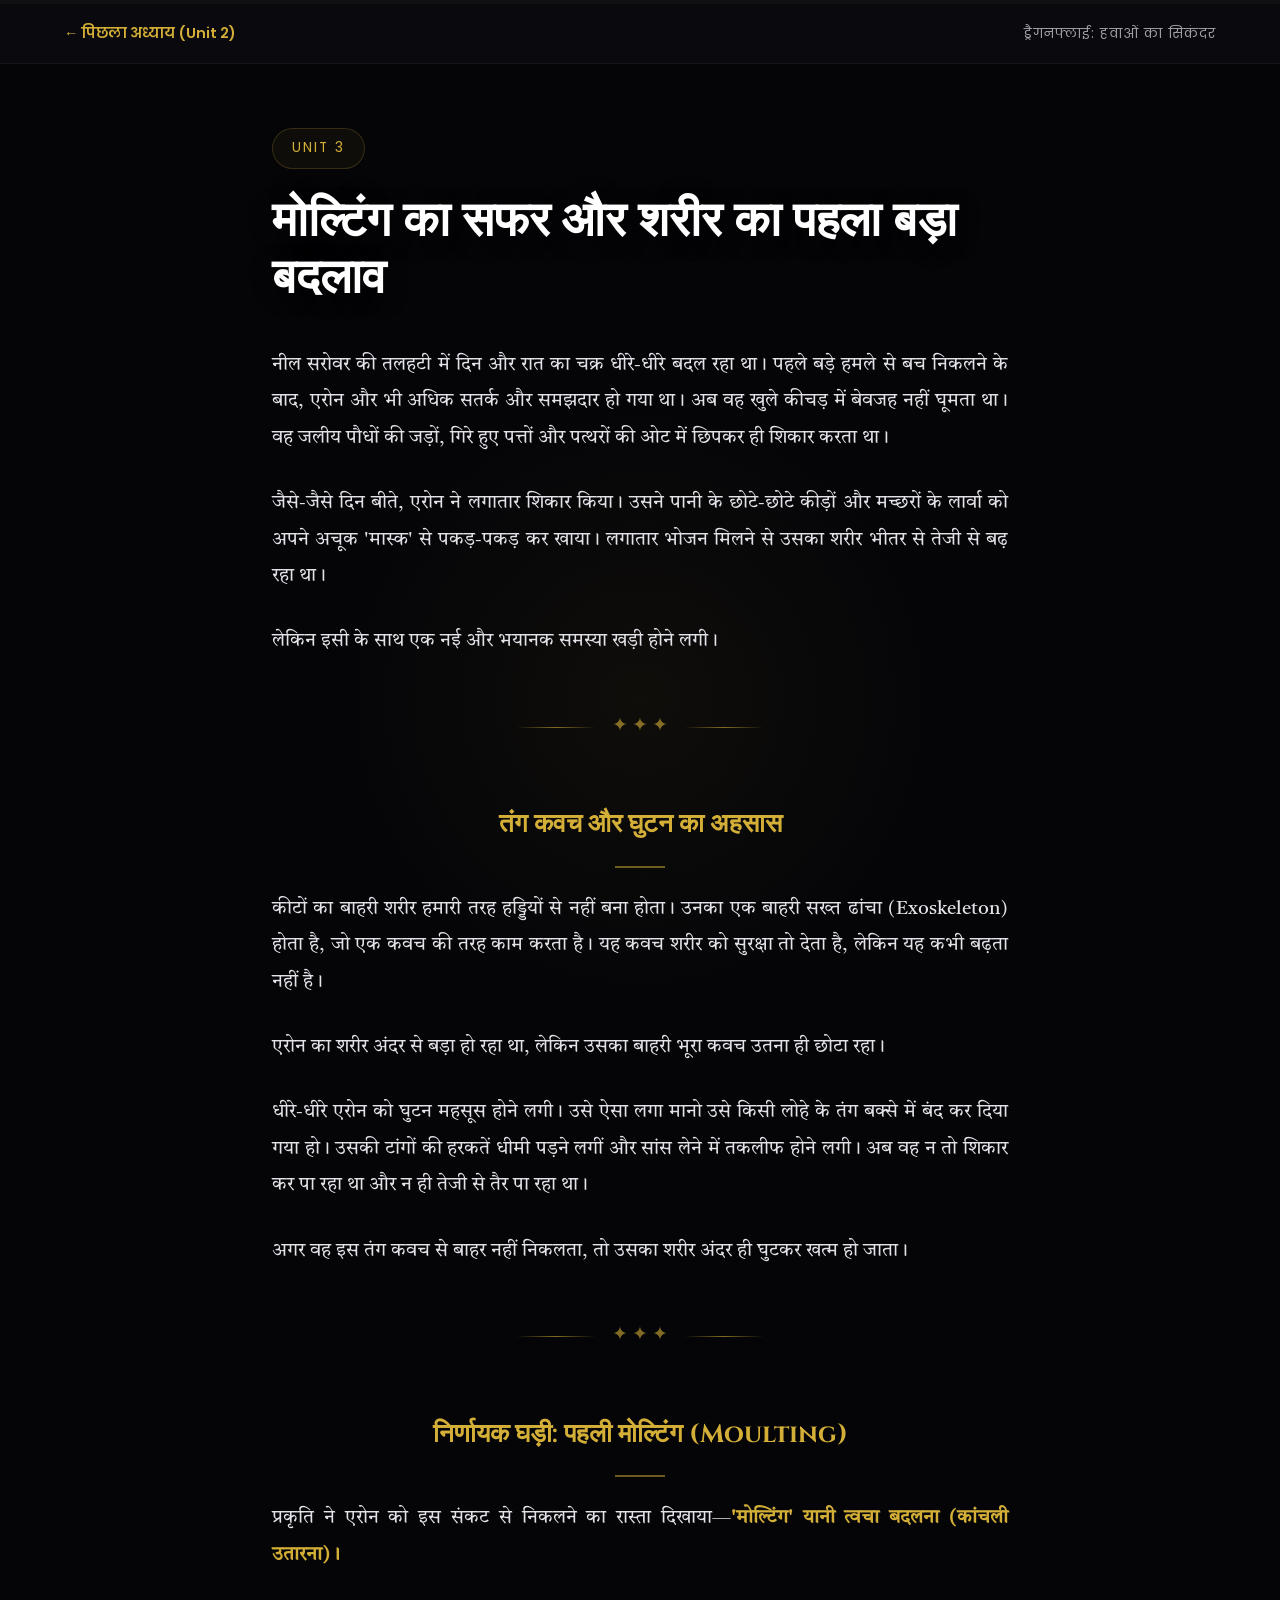
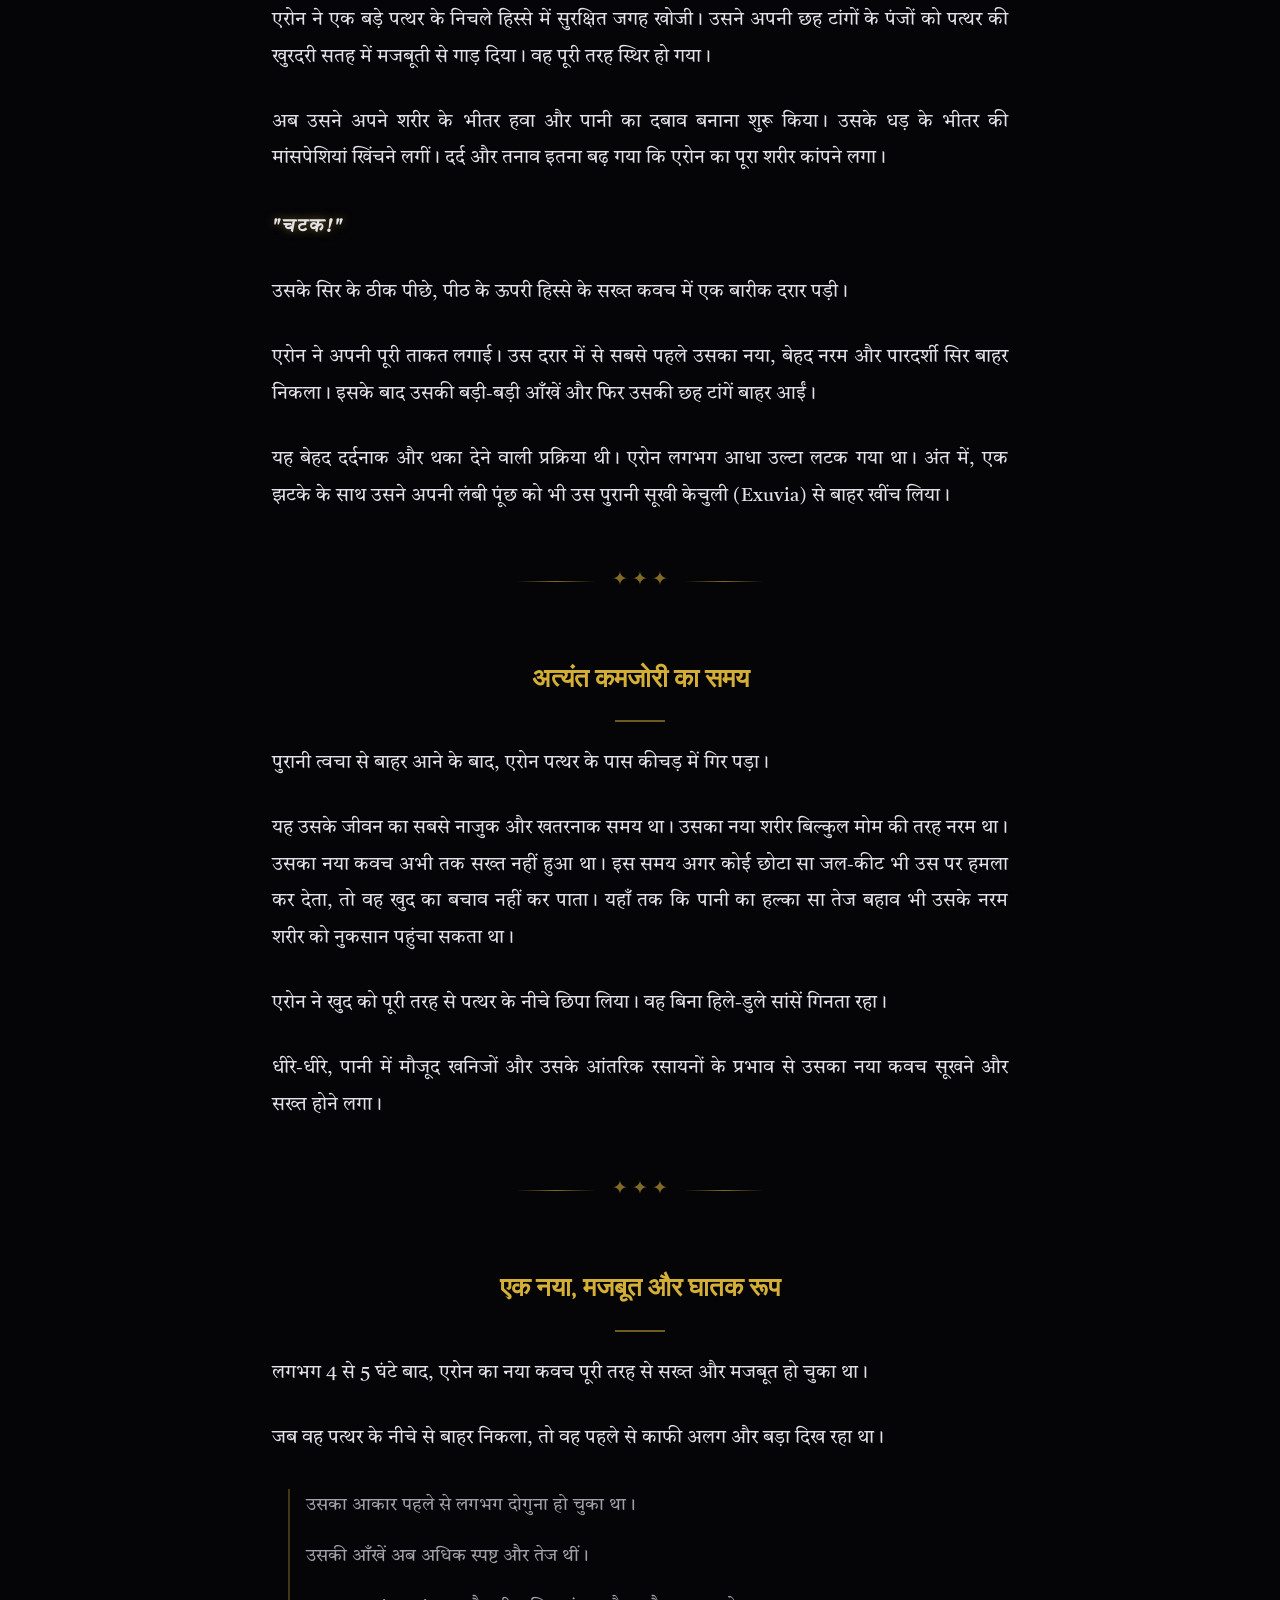
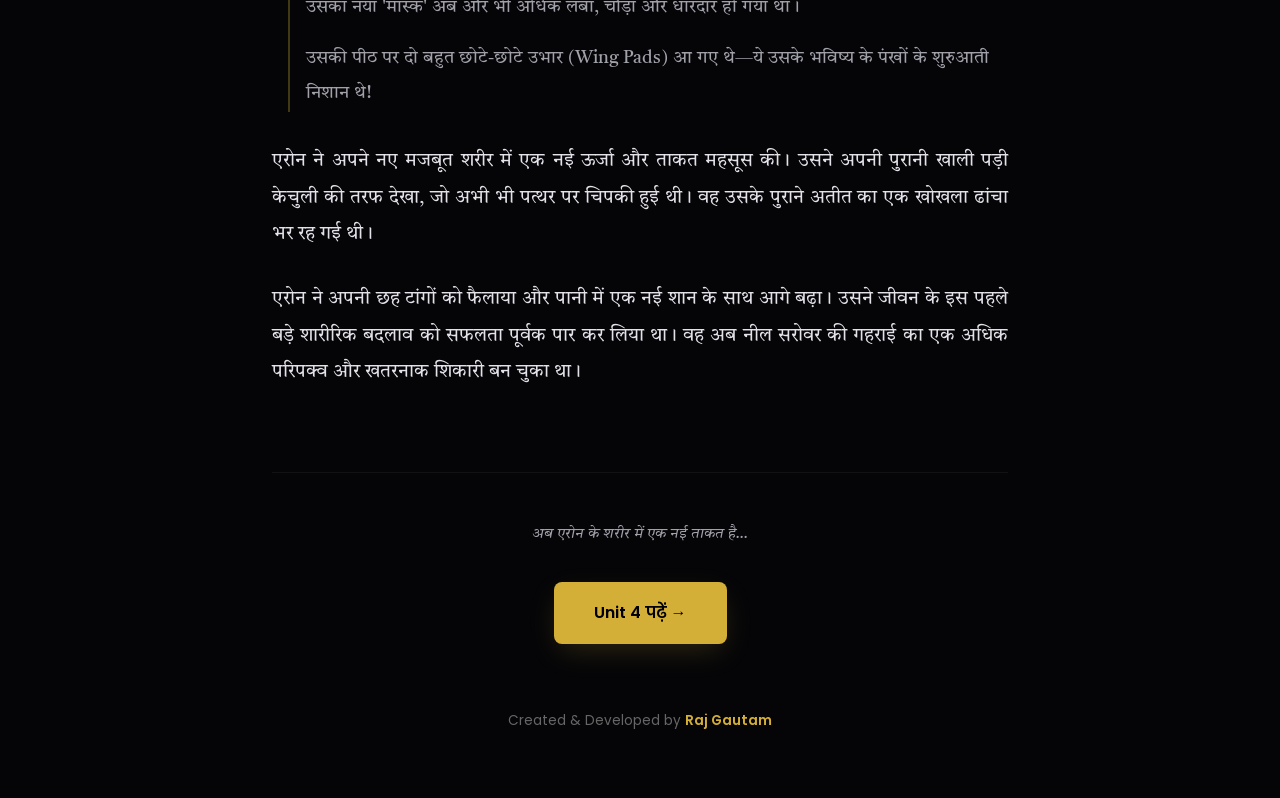
<file: unit3.html>
<!DOCTYPE html>
<html lang="hi">
<head>
  <meta charset="UTF-8">
  <meta name="viewport" content="width=device-width, initial-scale=1.0">
  <title>Unit 3: मोल्टिंग का सफर | Dragonfly Vlog</title>
  
  <!-- Google Fonts for Story Reading -->
  <link href="https://fonts.googleapis.com/css2?family=Cinzel:wght@600;800&family=Tiro+Devanagari+Hindi:ital@0;1&family=Poppins:wght@300;400;600&display=swap" rel="stylesheet">
  
  <style>
    /* ========== RESET & BASE ========== */
    * {
      margin: 0;
      padding: 0;
      box-sizing: border-box;
    }

    :root {
      --bg-dark: #0a0b10;
      --bg-darker: #050508;
      --gold: #d4af37;
      --gold-glow: rgba(212, 175, 55, 0.2);
      --text-main: #e2e2e8;
      --text-dim: #a1a1aa;
      --font-heading: 'Cinzel', serif;
      --font-story: 'Tiro Devanagari Hindi', serif;
      --font-ui: 'Poppins', sans-serif;
    }

    body {
      background-color: var(--bg-darker);
      color: var(--text-main);
      font-family: var(--font-story);
      line-height: 1.9;
      overflow-x: hidden;
    }

    /* ========== READING PROGRESS BAR ========== */
    .progress-container {
      position: fixed;
      top: 0;
      left: 0;
      width: 100%;
      height: 4px;
      background: rgba(255, 255, 255, 0.05);
      z-index: 1000;
    }

    .progress-bar {
      height: 100%;
      background: var(--gold);
      width: 0%;
      box-shadow: 0 0 10px var(--gold);
      transition: width 0.1s;
    }

    /* ========== NAVIGATION ========== */
    .nav-bar {
      position: fixed;
      top: 4px;
      left: 0;
      width: 100%;
      padding: 1rem 5%;
      display: flex;
      justify-content: space-between;
      align-items: center;
      background: rgba(10, 11, 16, 0.9);
      backdrop-filter: blur(10px);
      border-bottom: 1px solid rgba(255, 255, 255, 0.05);
      z-index: 999;
      font-family: var(--font-ui);
    }

    .back-link {
      color: var(--gold);
      text-decoration: none;
      font-size: 0.9rem;
      font-weight: 600;
      display: flex;
      align-items: center;
      gap: 0.5rem;
      transition: 0.3s;
    }

    .back-link:hover {
      opacity: 0.7;
    }

    .chapter-title-nav {
      color: var(--text-dim);
      font-size: 0.85rem;
      letter-spacing: 1px;
    }

    /* ========== STORY CONTAINER ========== */
    .story-container {
      max-width: 800px;
      margin: 0 auto;
      padding: 8rem 2rem 4rem;
      position: relative;
      z-index: 2;
    }

    /* Background Ambient Glow */
    .story-container::before {
      content: '';
      position: absolute;
      top: 10%;
      left: 50%;
      transform: translateX(-50%);
      width: 600px;
      height: 600px;
      background: radial-gradient(circle, rgba(212, 175, 55, 0.05) 0%, transparent 70%);
      z-index: -1;
      pointer-events: none;
    }

    .unit-badge {
      display: inline-block;
      padding: 0.4rem 1.2rem;
      font-family: var(--font-ui);
      font-size: 0.85rem;
      letter-spacing: 2px;
      color: var(--gold);
      border: 1px solid var(--gold-glow);
      border-radius: 50px;
      background: rgba(212, 175, 55, 0.05);
      margin-bottom: 1.5rem;
      text-transform: uppercase;
    }

    .main-title {
      font-family: var(--font-heading);
      font-size: clamp(2rem, 5vw, 3rem);
      color: #fff;
      line-height: 1.2;
      margin-bottom: 2.5rem;
      text-shadow: 0 5px 20px rgba(0,0,0,0.5);
    }

    /* Story Typography */
    .story-content p {
      font-size: 1.2rem;
      color: var(--text-main);
      margin-bottom: 1.8rem;
      text-align: justify;
    }

    .story-content strong {
      color: var(--gold);
      font-weight: 600;
    }

    /* Subheadings inside story */
    .story-content h3 {
      font-family: var(--font-heading);
      color: var(--gold);
      font-size: 1.6rem;
      margin: 3.5rem 0 1.5rem;
      text-align: center;
      position: relative;
    }

    .story-content h3::after {
      content: '';
      display: block;
      width: 50px;
      height: 2px;
      background: var(--gold);
      margin: 1rem auto 0;
      opacity: 0.5;
    }

    /* Divider */
    .story-divider {
      display: flex;
      align-items: center;
      justify-content: center;
      gap: 1rem;
      margin: 3rem 0;
      color: var(--gold);
      font-size: 1.2rem;
      opacity: 0.6;
    }

    .story-divider::before,
    .story-divider::after {
      content: '';
      width: 80px;
      height: 1px;
      background: linear-gradient(90deg, transparent, var(--gold), transparent);
    }

    /* Action Dialogue styling */
    .action-text {
      color: #fff;
      font-weight: 600;
      font-size: 1.3rem;
      font-style: italic;
      text-align: center;
      margin: 2rem 0;
      letter-spacing: 2px;
      text-shadow: 0 0 10px rgba(212, 175, 55, 0.5);
    }

    /* Bullet points styling */
    .story-content ul {
      list-style: none;
      margin: 2rem 0 2rem 1rem;
      padding-left: 1rem;
      border-left: 2px solid rgba(212, 175, 55, 0.3);
    }

    .story-content ul li {
      font-size: 1.15rem;
      margin-bottom: 1rem;
      color: var(--text-dim);
      position: relative;
    }

    .story-content ul li strong {
      color: var(--text-main);
    }

    /* ========== FOOTER / NEXT CHAPTER ========== */
    .next-chapter-section {
      margin-top: 5rem;
      padding-top: 3rem;
      border-top: 1px solid rgba(255, 255, 255, 0.05);
      text-align: center;
      font-family: var(--font-ui);
    }

    .next-chapter-section p {
      color: var(--text-dim);
      font-size: 0.95rem;
      font-style: italic;
      margin-bottom: 2rem;
      font-family: var(--font-story);
    }

    .next-btn {
      display: inline-block;
      padding: 1rem 2.5rem;
      background: var(--gold);
      color: #000;
      text-decoration: none;
      font-weight: 600;
      border-radius: 8px;
      transition: all 0.3s ease;
      box-shadow: 0 10px 30px -5px var(--gold-glow);
    }

    .next-btn:hover {
      transform: translateY(-3px);
      box-shadow: 0 15px 40px -5px var(--gold-glow);
      background: #fff;
    }

    /* Author Footer */
    .author-footer {
      text-align: center;
      margin-top: 4rem;
      font-size: 0.85rem;
      color: #666;
      font-family: var(--font-ui);
    }

    .author-footer span {
      color: var(--gold);
      font-weight: 600;
    }

    /* ========== RESPONSIVE ========== */
    @media (max-width: 768px) {
      .story-container {
        padding: 7rem 1.5rem 3rem;
      }
      .story-content p {
        font-size: 1.1rem;
        text-align: left;
      }
      .story-content h3 {
        font-size: 1.3rem;
      }
      .chapter-title-nav {
        display: none;
      }
    }
  </style>
</head>
<body>

  <!-- Reading Progress Bar -->
  <div class="progress-container">
    <div class="progress-bar" id="progressBar"></div>
  </div>

  <!-- Top Navigation -->
  <nav class="nav-bar">
    <a href="unit2.html" class="back-link">← पिछला अध्याय (Unit 2)</a>
    <span class="chapter-title-nav">ड्रैगनफ्लाई: हवाओं का सिकंदर</span>
  </nav>

  <!-- Story Content -->
  <main class="story-container">
    
    <span class="unit-badge">Unit 3</span>
    <h1 class="main-title">मोल्टिंग का सफर और शरीर का पहला बड़ा बदलाव</h1>

    <div class="story-content">
      <p>नील सरोवर की तलहटी में दिन और रात का चक्र धीरे-धीरे बदल रहा था। पहले बड़े हमले से बच निकलने के बाद, एरोन और भी अधिक सतर्क और समझदार हो गया था। अब वह खुले कीचड़ में बेवजह नहीं घूमता था। वह जलीय पौधों की जड़ों, गिरे हुए पत्तों और पत्थरों की ओट में छिपकर ही शिकार करता था।</p>

      <p>जैसे-जैसे दिन बीते, एरोन ने लगातार शिकार किया। उसने पानी के छोटे-छोटे कीड़ों और मच्छरों के लार्वा को अपने अचूक 'मास्क' से पकड़-पकड़ कर खाया। लगातार भोजन मिलने से उसका शरीर भीतर से तेजी से बढ़ रहा था।</p>

      <p>लेकिन इसी के साथ एक नई और भयानक समस्या खड़ी होने लगी।</p>

      <div class="story-divider">✦ ✦ ✦</div>

      <h3>तंग कवच और घुटन का अहसास</h3>

      <p>कीटों का बाहरी शरीर हमारी तरह हड्डियों से नहीं बना होता। उनका एक बाहरी सख्त ढांचा (Exoskeleton) होता है, जो एक कवच की तरह काम करता है। यह कवच शरीर को सुरक्षा तो देता है, लेकिन यह कभी बढ़ता नहीं है।</p>

      <p>एरोन का शरीर अंदर से बड़ा हो रहा था, लेकिन उसका बाहरी भूरा कवच उतना ही छोटा रहा।</p>

      <p>धीरे-धीरे एरोन को घुटन महसूस होने लगी। उसे ऐसा लगा मानो उसे किसी लोहे के तंग बक्से में बंद कर दिया गया हो। उसकी टांगों की हरकतें धीमी पड़ने लगीं और सांस लेने में तकलीफ होने लगी। अब वह न तो शिकार कर पा रहा था और न ही तेजी से तैर पा रहा था।</p>

      <p>अगर वह इस तंग कवच से बाहर नहीं निकलता, तो उसका शरीर अंदर ही घुटकर खत्म हो जाता।</p>

      <div class="story-divider">✦ ✦ ✦</div>

      <h3>निर्णायक घड़ी: पहली मोल्टिंग (Moulting)</h3>

      <p>प्रकृति ने एरोन को इस संकट से निकलने का रास्ता दिखाया—<strong>'मोल्टिंग' यानी त्वचा बदलना (कांचली उतारना)।</strong></p>

      <p>एरोन ने एक बड़े पत्थर के निचले हिस्से में सुरक्षित जगह खोजी। उसने अपनी छह टांगों के पंजों को पत्थर की खुरदरी सतह में मजबूती से गाड़ दिया। वह पूरी तरह स्थिर हो गया।</p>

      <p>अब उसने अपने शरीर के भीतर हवा और पानी का दबाव बनाना शुरू किया। उसके धड़ के भीतर की मांसपेशियां खिंचने लगीं। दर्द और तनाव इतना बढ़ गया कि एरोन का पूरा शरीर कांपने लगा।</p>

      <p class="action-text">"चटक!"</p>

      <p>उसके सिर के ठीक पीछे, पीठ के ऊपरी हिस्से के सख्त कवच में एक बारीक दरार पड़ी।</p>

      <p>एरोन ने अपनी पूरी ताकत लगाई। उस दरार में से सबसे पहले उसका नया, बेहद नरम और पारदर्शी सिर बाहर निकला। इसके बाद उसकी बड़ी-बड़ी आँखें और फिर उसकी छह टांगें बाहर आईं।</p>

      <p>यह बेहद दर्दनाक और थका देने वाली प्रक्रिया थी। एरोन लगभग आधा उल्टा लटक गया था। अंत में, एक झटके के साथ उसने अपनी लंबी पूंछ को भी उस पुरानी सूखी केचुली (Exuvia) से बाहर खींच लिया।</p>

      <div class="story-divider">✦ ✦ ✦</div>

      <h3>अत्यंत कमजोरी का समय</h3>

      <p>पुरानी त्वचा से बाहर आने के बाद, एरोन पत्थर के पास कीचड़ में गिर पड़ा।</p>

      <p>यह उसके जीवन का सबसे नाजुक और खतरनाक समय था। उसका नया शरीर बिल्कुल मोम की तरह नरम था। उसका नया कवच अभी तक सख्त नहीं हुआ था। इस समय अगर कोई छोटा सा जल-कीट भी उस पर हमला कर देता, तो वह खुद का बचाव नहीं कर पाता। यहाँ तक कि पानी का हल्का सा तेज बहाव भी उसके नरम शरीर को नुकसान पहुंचा सकता था।</p>

      <p>एरोन ने खुद को पूरी तरह से पत्थर के नीचे छिपा लिया। वह बिना हिले-डुले सांसें गिनता रहा।</p>

      <p>धीरे-धीरे, पानी में मौजूद खनिजों और उसके आंतरिक रसायनों के प्रभाव से उसका नया कवच सूखने और सख्त होने लगा।</p>

      <div class="story-divider">✦ ✦ ✦</div>

      <h3>एक नया, मजबूत और घातक रूप</h3>

      <p>लगभग 4 से 5 घंटे बाद, एरोन का नया कवच पूरी तरह से सख्त और मजबूत हो चुका था।</p>

      <p>जब वह पत्थर के नीचे से बाहर निकला, तो वह पहले से काफी अलग और बड़ा दिख रहा था।</p>

      <ul>
        <li>उसका आकार पहले से लगभग दोगुना हो चुका था।</li>
        <li>उसकी आँखें अब अधिक स्पष्ट और तेज थीं।</li>
        <li>उसका नया 'मास्क' अब और भी अधिक लंबा, चौड़ा और धारदार हो गया था।</li>
        <li>उसकी पीठ पर दो बहुत छोटे-छोटे उभार (Wing Pads) आ गए थे—ये उसके भविष्य के पंखों के शुरुआती निशान थे!</li>
      </ul>

      <p>एरोन ने अपने नए मजबूत शरीर में एक नई ऊर्जा और ताकत महसूस की। उसने अपनी पुरानी खाली पड़ी केचुली की तरफ देखा, जो अभी भी पत्थर पर चिपकी हुई थी। वह उसके पुराने अतीत का एक खोखला ढांचा भर रह गई थी।</p>

      <p>एरोन ने अपनी छह टांगों को फैलाया और पानी में एक नई शान के साथ आगे बढ़ा। उसने जीवन के इस पहले बड़े शारीरिक बदलाव को सफलता पूर्वक पार कर लिया था। वह अब नील सरोवर की गहराई का एक अधिक परिपक्व और खतरनाक शिकारी बन चुका था।</p>
    </div>

    <!-- Next Chapter Button -->
    <div class="next-chapter-section">
      <p>अब एरोन के शरीर में एक नई ताकत है...</p>
      <a href="unit4.html" class="next-btn">Unit 4 पढ़ें →</a>
    </div>

    <!-- Author Credit -->
    <div class="author-footer">
      Created & Developed by <span>Raj Gautam</span>
    </div>

  </main>

  <!-- Javascript for Reading Progress Bar -->
  <script>
    window.onscroll = function() { updateProgressBar() };

    function updateProgressBar() {
      var winScroll = document.body.scrollTop || document.documentElement.scrollTop;
      var height = document.documentElement.scrollHeight - document.documentElement.clientHeight;
      var scrolled = (winScroll / height) * 100;
      document.getElementById("progressBar").style.width = scrolled + "%";
    }
  </script>
</body>
</html>
</file>
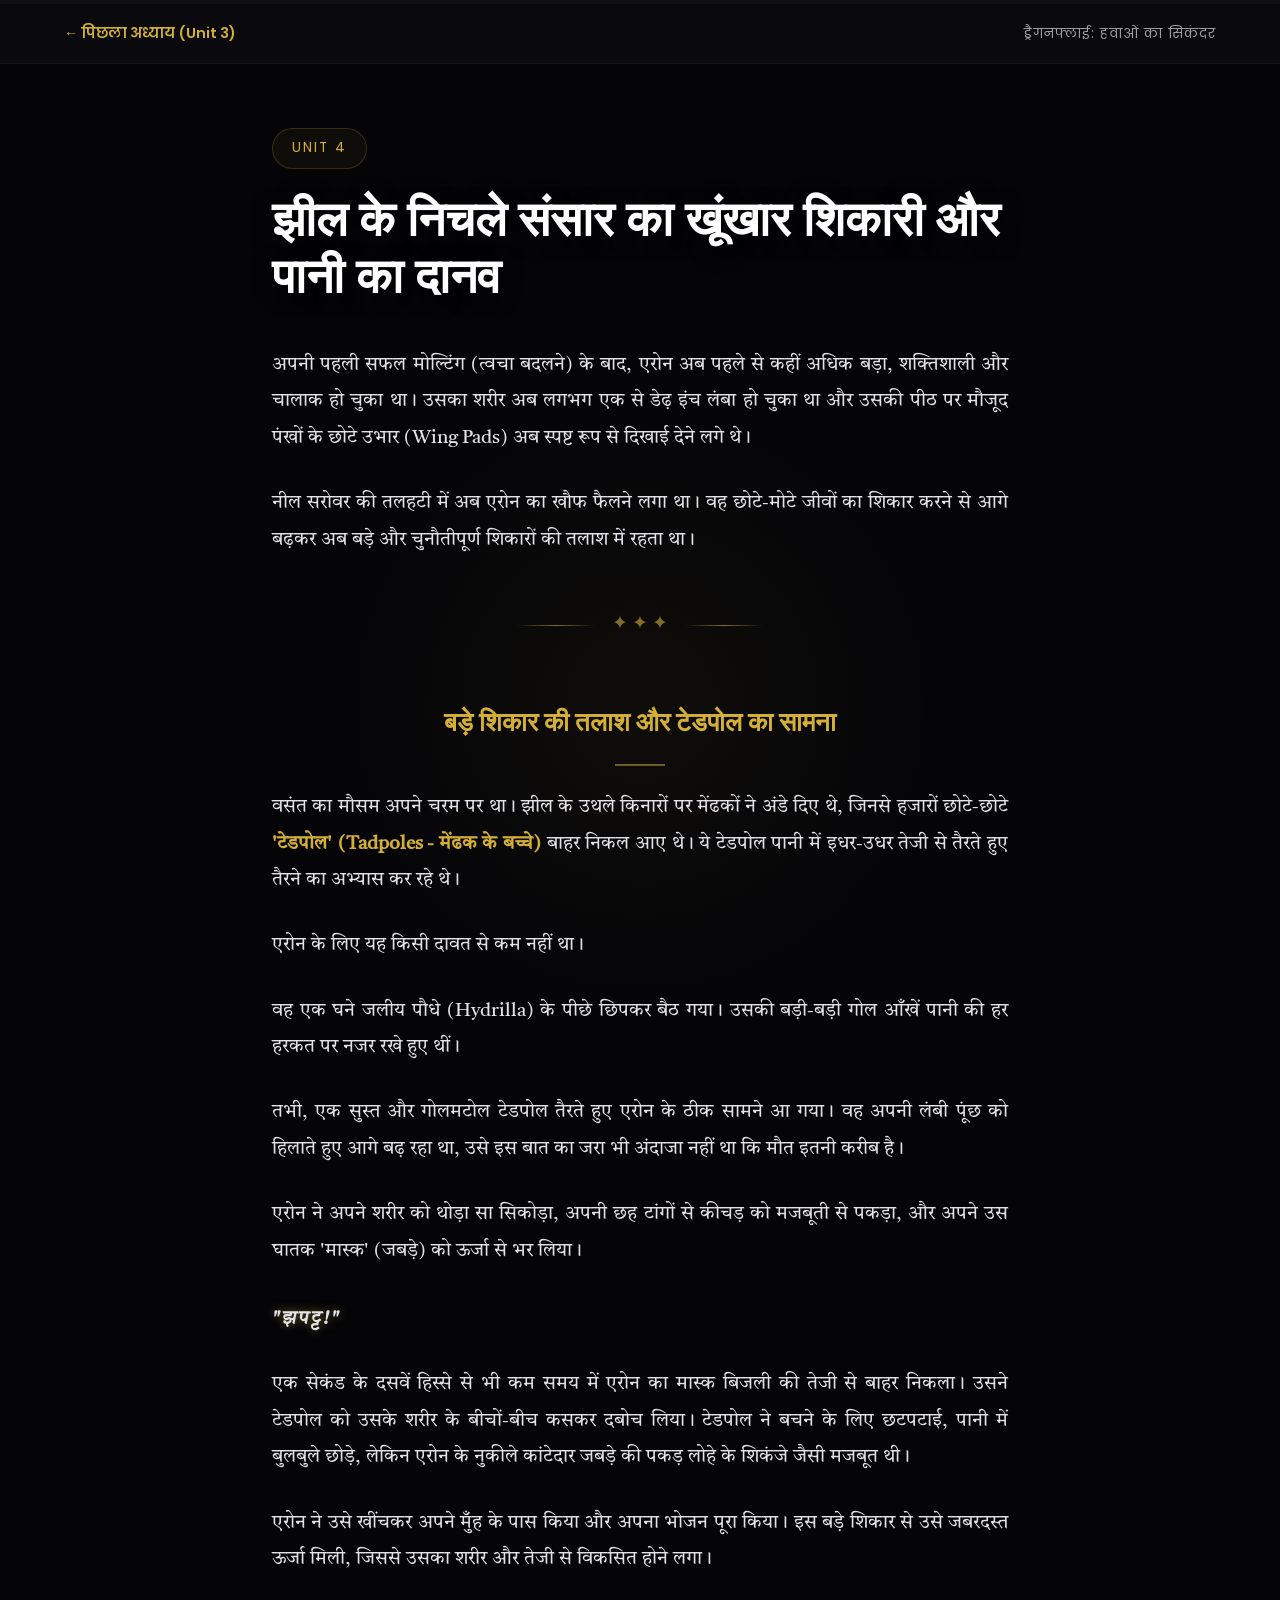
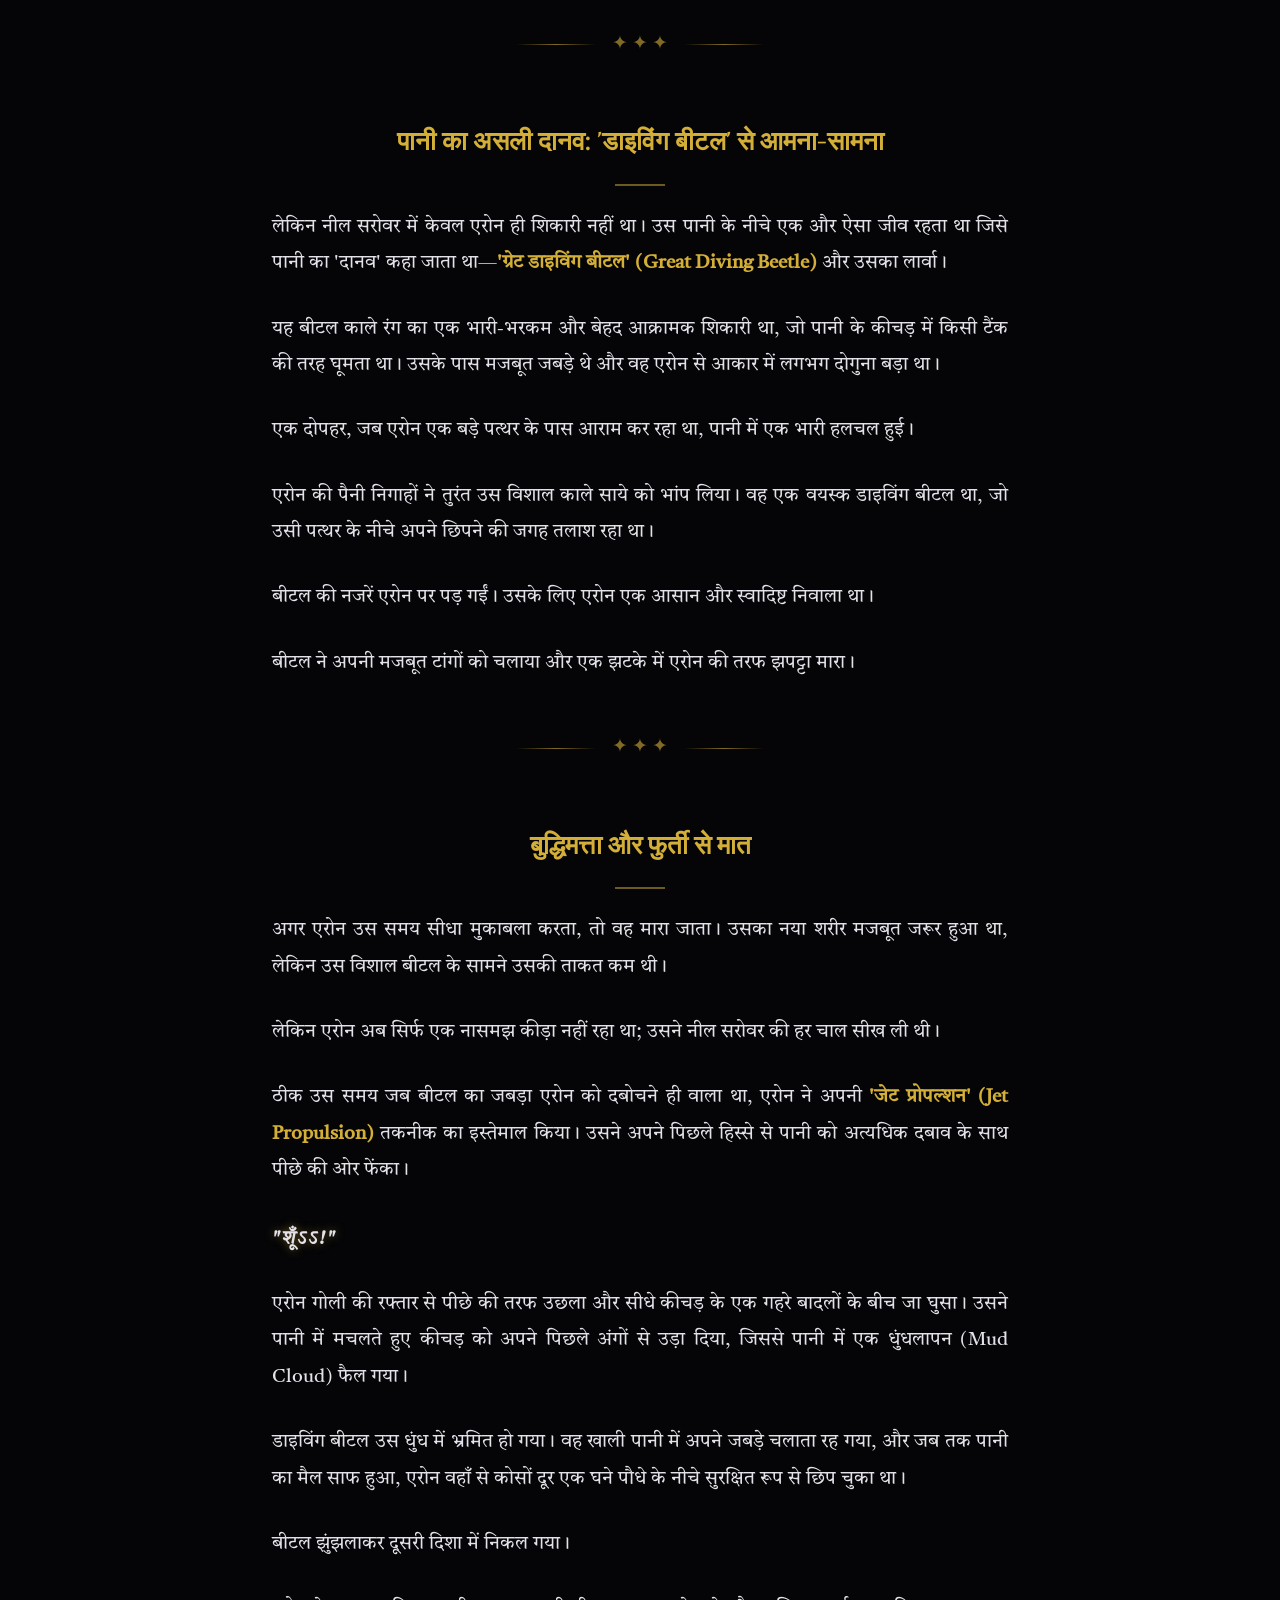
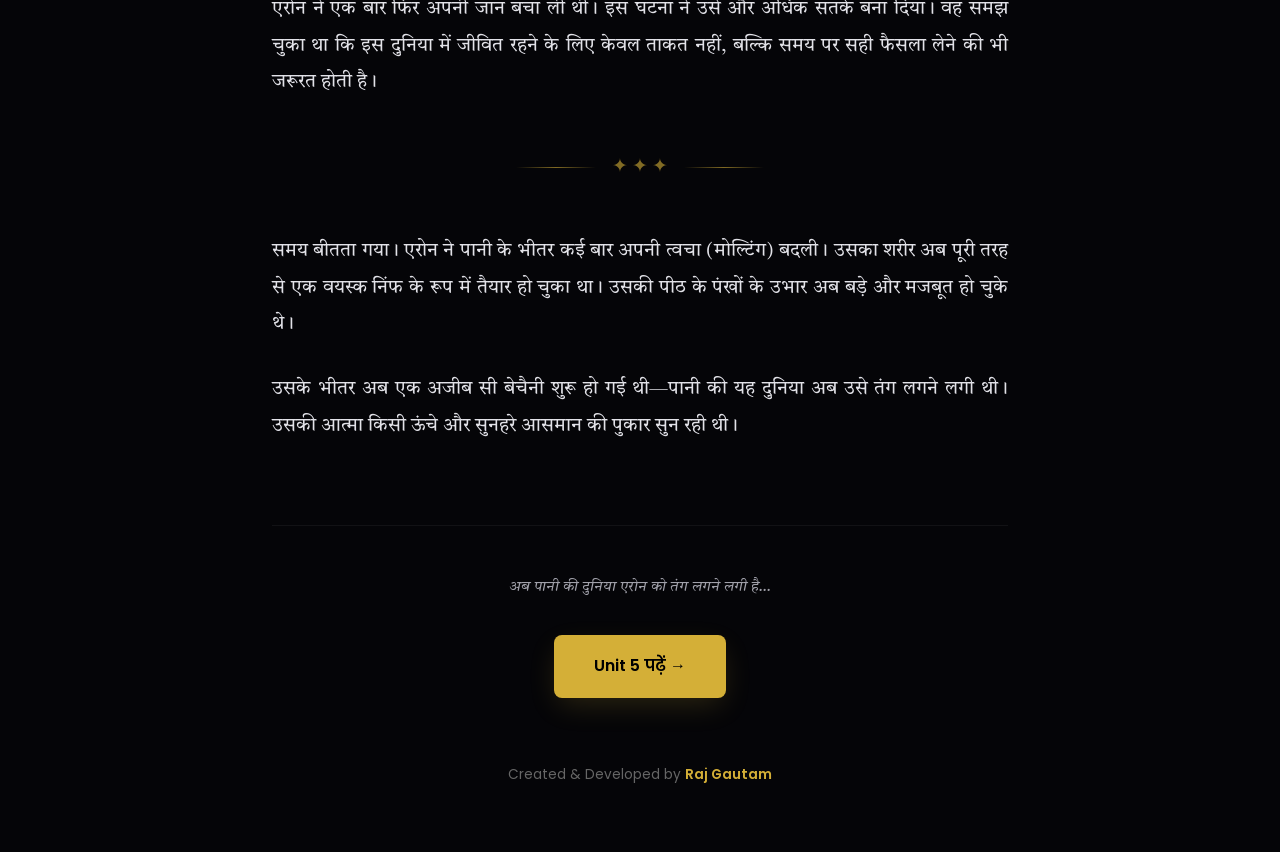
<file: unit4.html>
<!DOCTYPE html>
<html lang="hi">
<head>
  <meta charset="UTF-8">
  <meta name="viewport" content="width=device-width, initial-scale=1.0">
  <title>Unit 4: पानी का दानव | Dragonfly Vlog</title>
  
  <!-- Google Fonts for Story Reading -->
  <link href="https://fonts.googleapis.com/css2?family=Cinzel:wght@600;800&family=Tiro+Devanagari+Hindi:ital@0;1&family=Poppins:wght@300;400;600&display=swap" rel="stylesheet">
  
  <style>
    /* ========== RESET & BASE ========== */
    * {
      margin: 0;
      padding: 0;
      box-sizing: border-box;
    }

    :root {
      --bg-dark: #0a0b10;
      --bg-darker: #050508;
      --gold: #d4af37;
      --gold-glow: rgba(212, 175, 55, 0.2);
      --text-main: #e2e2e8;
      --text-dim: #a1a1aa;
      --font-heading: 'Cinzel', serif;
      --font-story: 'Tiro Devanagari Hindi', serif;
      --font-ui: 'Poppins', sans-serif;
    }

    body {
      background-color: var(--bg-darker);
      color: var(--text-main);
      font-family: var(--font-story);
      line-height: 1.9;
      overflow-x: hidden;
    }

    /* ========== READING PROGRESS BAR ========== */
    .progress-container {
      position: fixed;
      top: 0;
      left: 0;
      width: 100%;
      height: 4px;
      background: rgba(255, 255, 255, 0.05);
      z-index: 1000;
    }

    .progress-bar {
      height: 100%;
      background: var(--gold);
      width: 0%;
      box-shadow: 0 0 10px var(--gold);
      transition: width 0.1s;
    }

    /* ========== NAVIGATION ========== */
    .nav-bar {
      position: fixed;
      top: 4px;
      left: 0;
      width: 100%;
      padding: 1rem 5%;
      display: flex;
      justify-content: space-between;
      align-items: center;
      background: rgba(10, 11, 16, 0.9);
      backdrop-filter: blur(10px);
      border-bottom: 1px solid rgba(255, 255, 255, 0.05);
      z-index: 999;
      font-family: var(--font-ui);
    }

    .back-link {
      color: var(--gold);
      text-decoration: none;
      font-size: 0.9rem;
      font-weight: 600;
      display: flex;
      align-items: center;
      gap: 0.5rem;
      transition: 0.3s;
    }

    .back-link:hover {
      opacity: 0.7;
    }

    .chapter-title-nav {
      color: var(--text-dim);
      font-size: 0.85rem;
      letter-spacing: 1px;
    }

    /* ========== STORY CONTAINER ========== */
    .story-container {
      max-width: 800px;
      margin: 0 auto;
      padding: 8rem 2rem 4rem;
      position: relative;
      z-index: 2;
    }

    /* Background Ambient Glow */
    .story-container::before {
      content: '';
      position: absolute;
      top: 10%;
      left: 50%;
      transform: translateX(-50%);
      width: 600px;
      height: 600px;
      background: radial-gradient(circle, rgba(212, 175, 55, 0.05) 0%, transparent 70%);
      z-index: -1;
      pointer-events: none;
    }

    .unit-badge {
      display: inline-block;
      padding: 0.4rem 1.2rem;
      font-family: var(--font-ui);
      font-size: 0.85rem;
      letter-spacing: 2px;
      color: var(--gold);
      border: 1px solid var(--gold-glow);
      border-radius: 50px;
      background: rgba(212, 175, 55, 0.05);
      margin-bottom: 1.5rem;
      text-transform: uppercase;
    }

    .main-title {
      font-family: var(--font-heading);
      font-size: clamp(2rem, 5vw, 3rem);
      color: #fff;
      line-height: 1.2;
      margin-bottom: 2.5rem;
      text-shadow: 0 5px 20px rgba(0,0,0,0.5);
    }

    /* Story Typography */
    .story-content p {
      font-size: 1.2rem;
      color: var(--text-main);
      margin-bottom: 1.8rem;
      text-align: justify;
    }

    .story-content strong {
      color: var(--gold);
      font-weight: 600;
    }

    /* Subheadings inside story */
    .story-content h3 {
      font-family: var(--font-heading);
      color: var(--gold);
      font-size: 1.6rem;
      margin: 3.5rem 0 1.5rem;
      text-align: center;
      position: relative;
    }

    .story-content h3::after {
      content: '';
      display: block;
      width: 50px;
      height: 2px;
      background: var(--gold);
      margin: 1rem auto 0;
      opacity: 0.5;
    }

    /* Divider */
    .story-divider {
      display: flex;
      align-items: center;
      justify-content: center;
      gap: 1rem;
      margin: 3rem 0;
      color: var(--gold);
      font-size: 1.2rem;
      opacity: 0.6;
    }

    .story-divider::before,
    .story-divider::after {
      content: '';
      width: 80px;
      height: 1px;
      background: linear-gradient(90deg, transparent, var(--gold), transparent);
    }

    /* Action Dialogue styling */
    .action-text {
      color: #fff;
      font-weight: 600;
      font-size: 1.3rem;
      font-style: italic;
      text-align: center;
      margin: 2rem 0;
      letter-spacing: 2px;
      text-shadow: 0 0 10px rgba(212, 175, 55, 0.5);
    }

    /* ========== FOOTER / NEXT CHAPTER ========== */
    .next-chapter-section {
      margin-top: 5rem;
      padding-top: 3rem;
      border-top: 1px solid rgba(255, 255, 255, 0.05);
      text-align: center;
      font-family: var(--font-ui);
    }

    .next-chapter-section p {
      color: var(--text-dim);
      font-size: 0.95rem;
      font-style: italic;
      margin-bottom: 2rem;
      font-family: var(--font-story);
    }

    .next-btn {
      display: inline-block;
      padding: 1rem 2.5rem;
      background: var(--gold);
      color: #000;
      text-decoration: none;
      font-weight: 600;
      border-radius: 8px;
      transition: all 0.3s ease;
      box-shadow: 0 10px 30px -5px var(--gold-glow);
    }

    .next-btn:hover {
      transform: translateY(-3px);
      box-shadow: 0 15px 40px -5px var(--gold-glow);
      background: #fff;
    }

    /* Author Footer */
    .author-footer {
      text-align: center;
      margin-top: 4rem;
      font-size: 0.85rem;
      color: #666;
      font-family: var(--font-ui);
    }

    .author-footer span {
      color: var(--gold);
      font-weight: 600;
    }

    /* ========== RESPONSIVE ========== */
    @media (max-width: 768px) {
      .story-container {
        padding: 7rem 1.5rem 3rem;
      }
      .story-content p {
        font-size: 1.1rem;
        text-align: left;
      }
      .story-content h3 {
        font-size: 1.3rem;
      }
      .chapter-title-nav {
        display: none;
      }
    }
  </style>
</head>
<body>

  <!-- Reading Progress Bar -->
  <div class="progress-container">
    <div class="progress-bar" id="progressBar"></div>
  </div>

  <!-- Top Navigation -->
  <nav class="nav-bar">
    <a href="unit3.html" class="back-link">← पिछला अध्याय (Unit 3)</a>
    <span class="chapter-title-nav">ड्रैगनफ्लाई: हवाओं का सिकंदर</span>
  </nav>

  <!-- Story Content -->
  <main class="story-container">
    
    <span class="unit-badge">Unit 4</span>
    <h1 class="main-title">झील के निचले संसार का खूंखार शिकारी और पानी का दानव</h1>

    <div class="story-content">
      <p>अपनी पहली सफल मोल्टिंग (त्वचा बदलने) के बाद, एरोन अब पहले से कहीं अधिक बड़ा, शक्तिशाली और चालाक हो चुका था। उसका शरीर अब लगभग एक से डेढ़ इंच लंबा हो चुका था और उसकी पीठ पर मौजूद पंखों के छोटे उभार (Wing Pads) अब स्पष्ट रूप से दिखाई देने लगे थे।</p>

      <p>नील सरोवर की तलहटी में अब एरोन का खौफ फैलने लगा था। वह छोटे-मोटे जीवों का शिकार करने से आगे बढ़कर अब बड़े और चुनौतीपूर्ण शिकारों की तलाश में रहता था।</p>

      <div class="story-divider">✦ ✦ ✦</div>

      <h3>बड़े शिकार की तलाश और टेडपोल का सामना</h3>

      <p>वसंत का मौसम अपने चरम पर था। झील के उथले किनारों पर मेंढकों ने अंडे दिए थे, जिनसे हजारों छोटे-छोटे <strong>'टेडपोल' (Tadpoles - मेंढक के बच्चे)</strong> बाहर निकल आए थे। ये टेडपोल पानी में इधर-उधर तेजी से तैरते हुए तैरने का अभ्यास कर रहे थे।</p>

      <p>एरोन के लिए यह किसी दावत से कम नहीं था।</p>

      <p>वह एक घने जलीय पौधे (Hydrilla) के पीछे छिपकर बैठ गया। उसकी बड़ी-बड़ी गोल आँखें पानी की हर हरकत पर नजर रखे हुए थीं।</p>

      <p>तभी, एक सुस्त और गोलमटोल टेडपोल तैरते हुए एरोन के ठीक सामने आ गया। वह अपनी लंबी पूंछ को हिलाते हुए आगे बढ़ रहा था, उसे इस बात का जरा भी अंदाजा नहीं था कि मौत इतनी करीब है।</p>

      <p>एरोन ने अपने शरीर को थोड़ा सा सिकोड़ा, अपनी छह टांगों से कीचड़ को मजबूती से पकड़ा, और अपने उस घातक 'मास्क' (जबड़े) को ऊर्जा से भर लिया।</p>

      <p class="action-text">"झपट्ट!"</p>

      <p>एक सेकंड के दसवें हिस्से से भी कम समय में एरोन का मास्क बिजली की तेजी से बाहर निकला। उसने टेडपोल को उसके शरीर के बीचों-बीच कसकर दबोच लिया। टेडपोल ने बचने के लिए छटपटाई, पानी में बुलबुले छोड़े, लेकिन एरोन के नुकीले कांटेदार जबड़े की पकड़ लोहे के शिकंजे जैसी मजबूत थी।</p>

      <p>एरोन ने उसे खींचकर अपने मुँह के पास किया और अपना भोजन पूरा किया। इस बड़े शिकार से उसे जबरदस्त ऊर्जा मिली, जिससे उसका शरीर और तेजी से विकसित होने लगा।</p>

      <div class="story-divider">✦ ✦ ✦</div>

      <h3>पानी का असली दानव: 'डाइविंग बीटल' से आमना-सामना</h3>

      <p>लेकिन नील सरोवर में केवल एरोन ही शिकारी नहीं था। उस पानी के नीचे एक और ऐसा जीव रहता था जिसे पानी का 'दानव' कहा जाता था—<strong>'ग्रेट डाइविंग बीटल' (Great Diving Beetle)</strong> और उसका लार्वा।</p>

      <p>यह बीटल काले रंग का एक भारी-भरकम और बेहद आक्रामक शिकारी था, जो पानी के कीचड़ में किसी टैंक की तरह घूमता था। उसके पास मजबूत जबड़े थे और वह एरोन से आकार में लगभग दोगुना बड़ा था।</p>

      <p>एक दोपहर, जब एरोन एक बड़े पत्थर के पास आराम कर रहा था, पानी में एक भारी हलचल हुई।</p>

      <p>एरोन की पैनी निगाहों ने तुरंत उस विशाल काले साये को भांप लिया। वह एक वयस्क डाइविंग बीटल था, जो उसी पत्थर के नीचे अपने छिपने की जगह तलाश रहा था।</p>

      <p>बीटल की नजरें एरोन पर पड़ गईं। उसके लिए एरोन एक आसान और स्वादिष्ट निवाला था।</p>

      <p>बीटल ने अपनी मजबूत टांगों को चलाया और एक झटके में एरोन की तरफ झपट्टा मारा।</p>

      <div class="story-divider">✦ ✦ ✦</div>

      <h3>बुद्धिमत्ता और फुर्ती से मात</h3>

      <p>अगर एरोन उस समय सीधा मुकाबला करता, तो वह मारा जाता। उसका नया शरीर मजबूत जरूर हुआ था, लेकिन उस विशाल बीटल के सामने उसकी ताकत कम थी।</p>

      <p>लेकिन एरोन अब सिर्फ एक नासमझ कीड़ा नहीं रहा था; उसने नील सरोवर की हर चाल सीख ली थी।</p>

      <p>ठीक उस समय जब बीटल का जबड़ा एरोन को दबोचने ही वाला था, एरोन ने अपनी <strong>'जेट प्रोपल्शन' (Jet Propulsion)</strong> तकनीक का इस्तेमाल किया। उसने अपने पिछले हिस्से से पानी को अत्यधिक दबाव के साथ पीछे की ओर फेंका।</p>

      <p class="action-text">"शूँऽऽ!"</p>

      <p>एरोन गोली की रफ्तार से पीछे की तरफ उछला और सीधे कीचड़ के एक गहरे बादलों के बीच जा घुसा। उसने पानी में मचलते हुए कीचड़ को अपने पिछले अंगों से उड़ा दिया, जिससे पानी में एक धुंधलापन (Mud Cloud) फैल गया।</p>

      <p>डाइविंग बीटल उस धुंध में भ्रमित हो गया। वह खाली पानी में अपने जबड़े चलाता रह गया, और जब तक पानी का मैल साफ हुआ, एरोन वहाँ से कोसों दूर एक घने पौधे के नीचे सुरक्षित रूप से छिप चुका था।</p>

      <p>बीटल झुंझलाकर दूसरी दिशा में निकल गया।</p>

      <p>एरोन ने एक बार फिर अपनी जान बचा ली थी। इस घटना ने उसे और अधिक सतर्क बना दिया। वह समझ चुका था कि इस दुनिया में जीवित रहने के लिए केवल ताकत नहीं, बल्कि समय पर सही फैसला लेने की भी जरूरत होती है।</p>

      <div class="story-divider">✦ ✦ ✦</div>

      <p>समय बीतता गया। एरोन ने पानी के भीतर कई बार अपनी त्वचा (मोल्टिंग) बदली। उसका शरीर अब पूरी तरह से एक वयस्क निंफ के रूप में तैयार हो चुका था। उसकी पीठ के पंखों के उभार अब बड़े और मजबूत हो चुके थे।</p>

      <p>उसके भीतर अब एक अजीब सी बेचैनी शुरू हो गई थी—पानी की यह दुनिया अब उसे तंग लगने लगी थी। उसकी आत्मा किसी ऊंचे और सुनहरे आसमान की पुकार सुन रही थी।</p>
    </div>

    <!-- Next Chapter Button -->
    <div class="next-chapter-section">
      <p>अब पानी की दुनिया एरोन को तंग लगने लगी है...</p>
      <a href="unit5.html" class="next-btn">Unit 5 पढ़ें →</a>
    </div>

    <!-- Author Credit -->
    <div class="author-footer">
      Created & Developed by <span>Raj Gautam</span>
    </div>

  </main>

  <!-- Javascript for Reading Progress Bar -->
  <script>
    window.onscroll = function() { updateProgressBar() };

    function updateProgressBar() {
      var winScroll = document.body.scrollTop || document.documentElement.scrollTop;
      var height = document.documentElement.scrollHeight - document.documentElement.clientHeight;
      var scrolled = (winScroll / height) * 100;
      document.getElementById("progressBar").style.width = scrolled + "%";
    }
  </script>
</body>
</html>
</file>
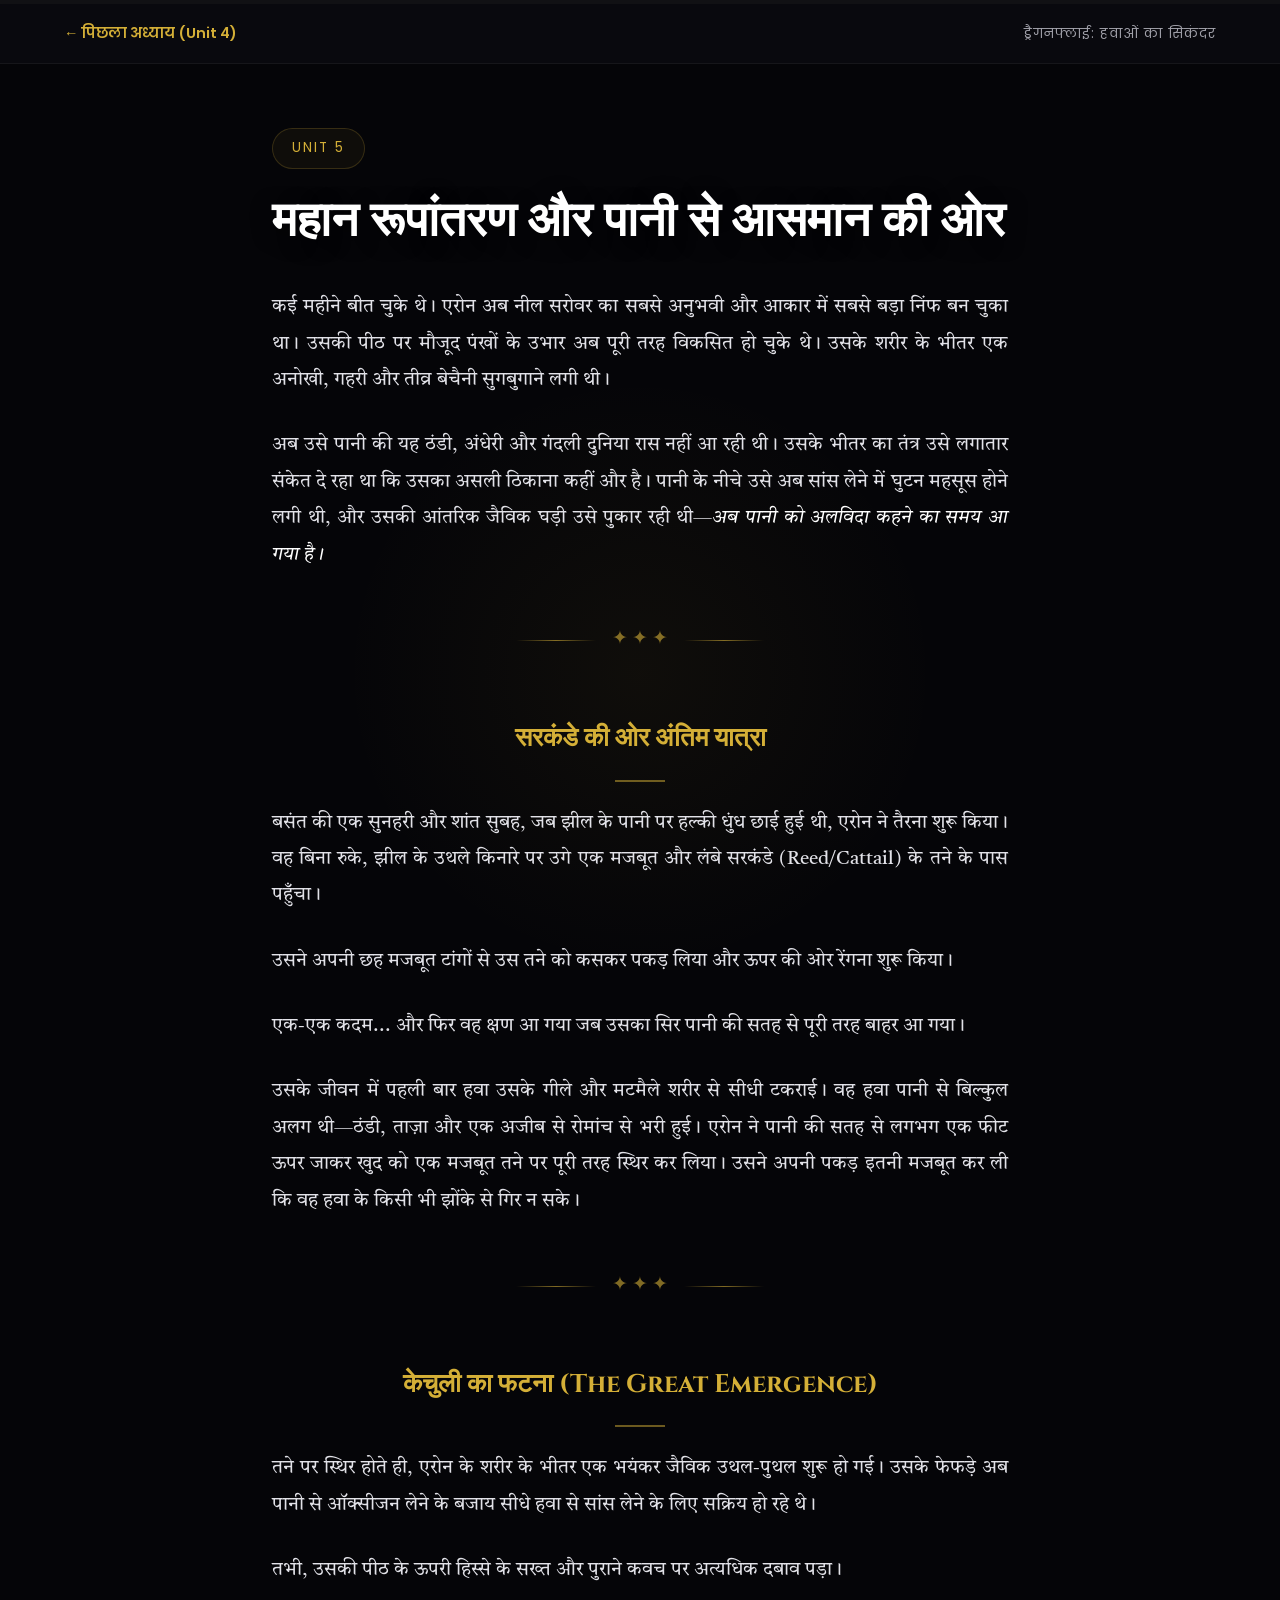
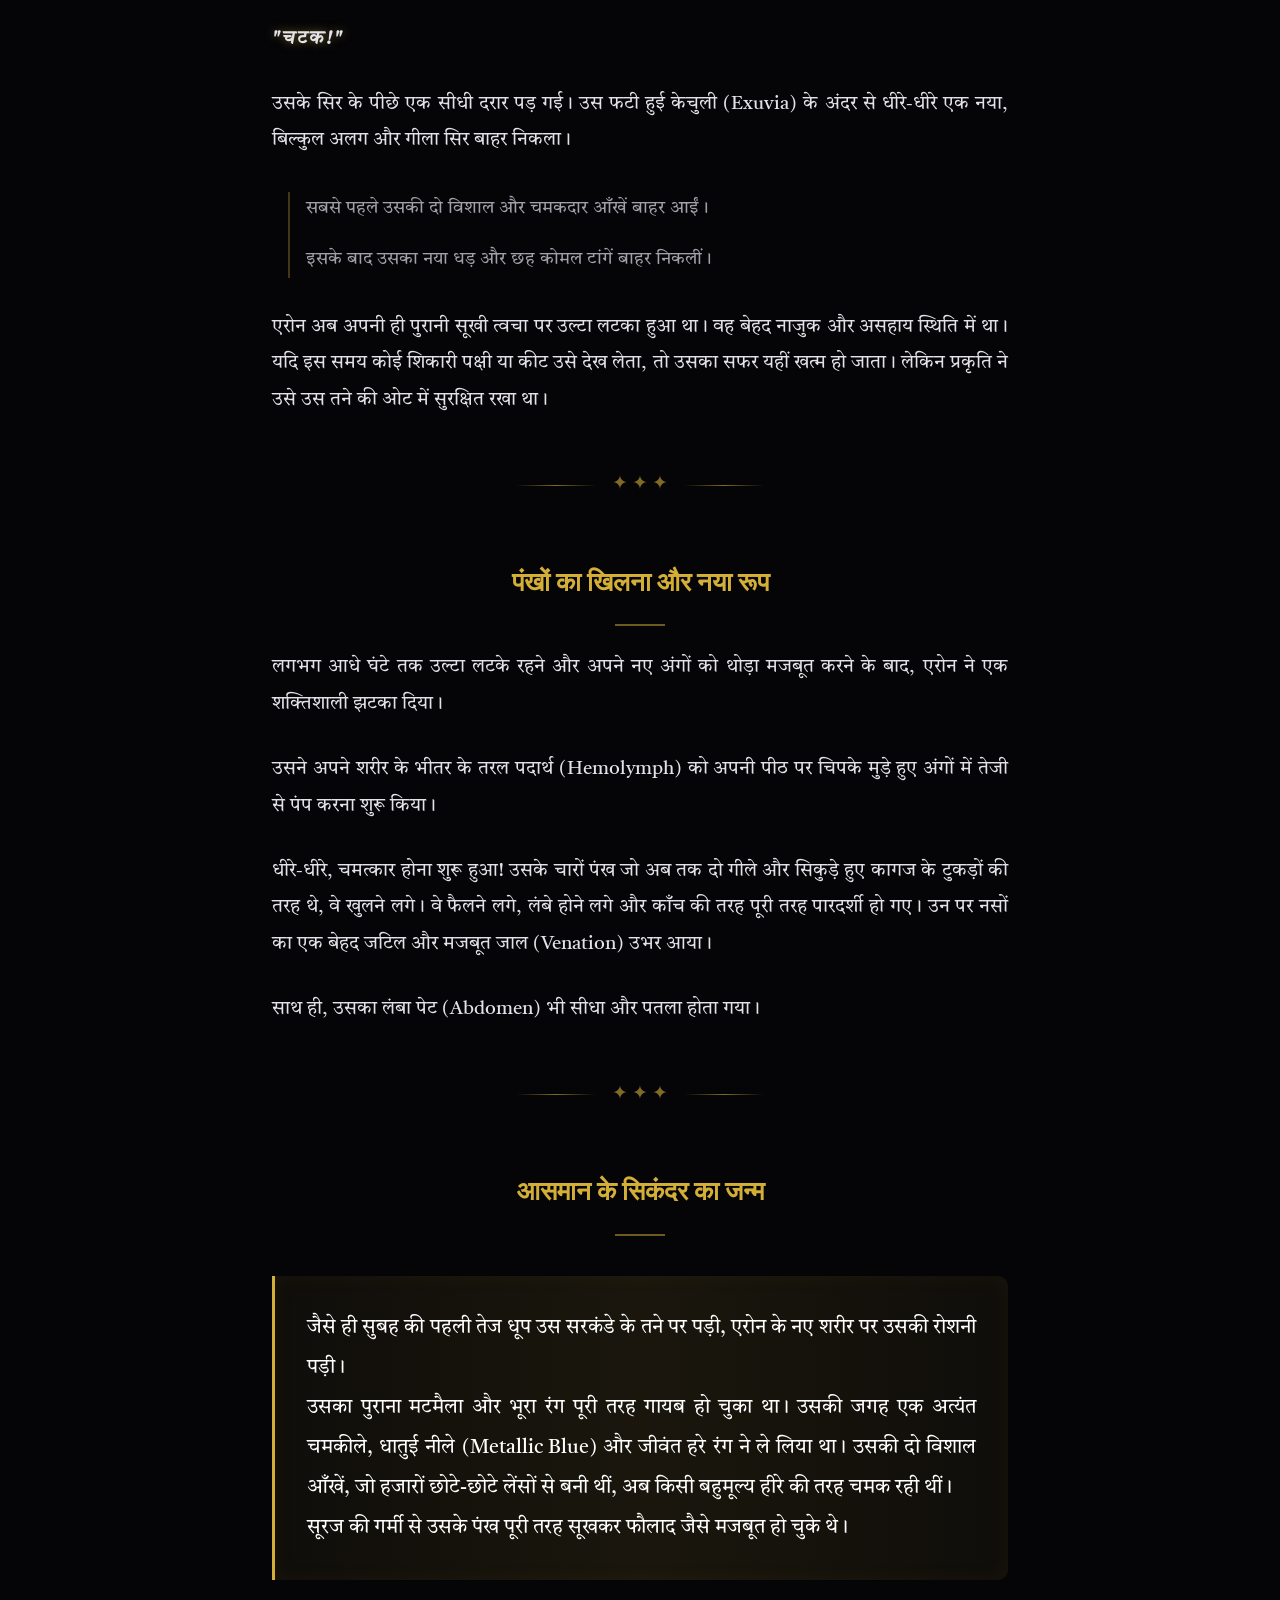
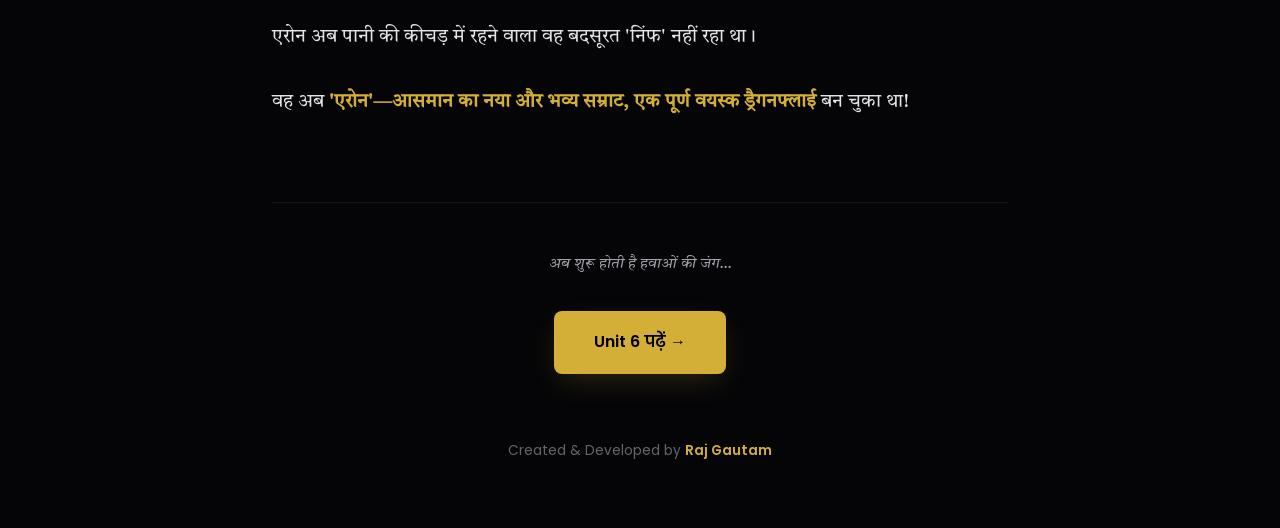
<file: unit5.html>
<!DOCTYPE html>
<html lang="hi">
<head>
  <meta charset="UTF-8">
  <meta name="viewport" content="width=device-width, initial-scale=1.0">
  <title>Unit 5: महान रूपांतरण | Dragonfly Vlog</title>
  
  <!-- Google Fonts for Story Reading -->
  <link href="https://fonts.googleapis.com/css2?family=Cinzel:wght@600;800&family=Tiro+Devanagari+Hindi:ital@0;1&family=Poppins:wght@300;400;600&display=swap" rel="stylesheet">
  
  <style>
    /* ========== RESET & BASE ========== */
    * {
      margin: 0;
      padding: 0;
      box-sizing: border-box;
    }

    :root {
      --bg-dark: #0a0b10;
      --bg-darker: #050508;
      --gold: #d4af37;
      --gold-glow: rgba(212, 175, 55, 0.2);
      --text-main: #e2e2e8;
      --text-dim: #a1a1aa;
      --font-heading: 'Cinzel', serif;
      --font-story: 'Tiro Devanagari Hindi', serif;
      --font-ui: 'Poppins', sans-serif;
    }

    body {
      background-color: var(--bg-darker);
      color: var(--text-main);
      font-family: var(--font-story);
      line-height: 1.9;
      overflow-x: hidden;
    }

    /* ========== READING PROGRESS BAR ========== */
    .progress-container {
      position: fixed;
      top: 0;
      left: 0;
      width: 100%;
      height: 4px;
      background: rgba(255, 255, 255, 0.05);
      z-index: 1000;
    }

    .progress-bar {
      height: 100%;
      background: var(--gold);
      width: 0%;
      box-shadow: 0 0 10px var(--gold);
      transition: width 0.1s;
    }

    /* ========== NAVIGATION ========== */
    .nav-bar {
      position: fixed;
      top: 4px;
      left: 0;
      width: 100%;
      padding: 1rem 5%;
      display: flex;
      justify-content: space-between;
      align-items: center;
      background: rgba(10, 11, 16, 0.9);
      backdrop-filter: blur(10px);
      border-bottom: 1px solid rgba(255, 255, 255, 0.05);
      z-index: 999;
      font-family: var(--font-ui);
    }

    .back-link {
      color: var(--gold);
      text-decoration: none;
      font-size: 0.9rem;
      font-weight: 600;
      display: flex;
      align-items: center;
      gap: 0.5rem;
      transition: 0.3s;
    }

    .back-link:hover {
      opacity: 0.7;
    }

    .chapter-title-nav {
      color: var(--text-dim);
      font-size: 0.85rem;
      letter-spacing: 1px;
    }

    /* ========== STORY CONTAINER ========== */
    .story-container {
      max-width: 800px;
      margin: 0 auto;
      padding: 8rem 2rem 4rem;
      position: relative;
      z-index: 2;
    }

    /* Background Ambient Glow */
    .story-container::before {
      content: '';
      position: absolute;
      top: 10%;
      left: 50%;
      transform: translateX(-50%);
      width: 600px;
      height: 600px;
      background: radial-gradient(circle, rgba(212, 175, 55, 0.05) 0%, transparent 70%);
      z-index: -1;
      pointer-events: none;
    }

    .unit-badge {
      display: inline-block;
      padding: 0.4rem 1.2rem;
      font-family: var(--font-ui);
      font-size: 0.85rem;
      letter-spacing: 2px;
      color: var(--gold);
      border: 1px solid var(--gold-glow);
      border-radius: 50px;
      background: rgba(212, 175, 55, 0.05);
      margin-bottom: 1.5rem;
      text-transform: uppercase;
    }

    .main-title {
      font-family: var(--font-heading);
      font-size: clamp(2rem, 5vw, 3rem);
      color: #fff;
      line-height: 1.2;
      margin-bottom: 2.5rem;
      text-shadow: 0 5px 20px rgba(0,0,0,0.5);
    }

    /* Story Typography */
    .story-content p {
      font-size: 1.2rem;
      color: var(--text-main);
      margin-bottom: 1.8rem;
      text-align: justify;
    }

    .story-content strong {
      color: var(--gold);
      font-weight: 600;
    }

    .story-content em {
      color: #fff;
      font-style: italic;
    }

    /* Subheadings inside story */
    .story-content h3 {
      font-family: var(--font-heading);
      color: var(--gold);
      font-size: 1.6rem;
      margin: 3.5rem 0 1.5rem;
      text-align: center;
      position: relative;
    }

    .story-content h3::after {
      content: '';
      display: block;
      width: 50px;
      height: 2px;
      background: var(--gold);
      margin: 1rem auto 0;
      opacity: 0.5;
    }

    /* Divider */
    .story-divider {
      display: flex;
      align-items: center;
      justify-content: center;
      gap: 1rem;
      margin: 3rem 0;
      color: var(--gold);
      font-size: 1.2rem;
      opacity: 0.6;
    }

    .story-divider::before,
    .story-divider::after {
      content: '';
      width: 80px;
      height: 1px;
      background: linear-gradient(90deg, transparent, var(--gold), transparent);
    }

    /* Action Dialogue styling */
    .action-text {
      color: #fff;
      font-weight: 600;
      font-size: 1.3rem;
      font-style: italic;
      text-align: center;
      margin: 2rem 0;
      letter-spacing: 2px;
      text-shadow: 0 0 10px rgba(212, 175, 55, 0.5);
    }

    /* Bullet points styling */
    .story-content ul {
      list-style: none;
      margin: 2rem 0 2rem 1rem;
      padding-left: 1rem;
      border-left: 2px solid rgba(212, 175, 55, 0.3);
    }

    .story-content ul li {
      font-size: 1.15rem;
      margin-bottom: 1rem;
      color: var(--text-dim);
      position: relative;
    }

    .story-content ul li strong {
      color: var(--text-main);
    }

    /* Special Highlight for the climax */
    .climax-highlight {
      background: linear-gradient(90deg, rgba(212, 175, 55, 0.05) 0%, rgba(212, 175, 55, 0.1) 50%, rgba(212, 175, 55, 0.05) 100%);
      border-left: 3px solid var(--gold);
      padding: 2rem;
      border-radius: 0 10px 10px 0;
      margin: 2.5rem 0;
      box-shadow: inset 0 0 20px rgba(212, 175, 55, 0.05);
    }

    .climax-highlight p {
      margin-bottom: 0 !important;
      color: #fff !important;
      font-size: 1.25rem !important;
      line-height: 2 !important;
    }

    /* ========== FOOTER / NEXT CHAPTER ========== */
    .next-chapter-section {
      margin-top: 5rem;
      padding-top: 3rem;
      border-top: 1px solid rgba(255, 255, 255, 0.05);
      text-align: center;
      font-family: var(--font-ui);
    }

    .next-chapter-section p {
      color: var(--text-dim);
      font-size: 0.95rem;
      font-style: italic;
      margin-bottom: 2rem;
      font-family: var(--font-story);
    }

    .next-btn {
      display: inline-block;
      padding: 1rem 2.5rem;
      background: var(--gold);
      color: #000;
      text-decoration: none;
      font-weight: 600;
      border-radius: 8px;
      transition: all 0.3s ease;
      box-shadow: 0 10px 30px -5px var(--gold-glow);
    }

    .next-btn:hover {
      transform: translateY(-3px);
      box-shadow: 0 15px 40px -5px var(--gold-glow);
      background: #fff;
    }

    /* Author Footer */
    .author-footer {
      text-align: center;
      margin-top: 4rem;
      font-size: 0.85rem;
      color: #666;
      font-family: var(--font-ui);
    }

    .author-footer span {
      color: var(--gold);
      font-weight: 600;
    }

    /* ========== RESPONSIVE ========== */
    @media (max-width: 768px) {
      .story-container {
        padding: 7rem 1.5rem 3rem;
      }
      .story-content p {
        font-size: 1.1rem;
        text-align: left;
      }
      .story-content h3 {
        font-size: 1.3rem;
      }
      .chapter-title-nav {
        display: none;
      }
      .climax-highlight {
        padding: 1.5rem;
      }
    }
  </style>
</head>
<body>

  <!-- Reading Progress Bar -->
  <div class="progress-container">
    <div class="progress-bar" id="progressBar"></div>
  </div>

  <!-- Top Navigation -->
  <nav class="nav-bar">
    <a href="unit4.html" class="back-link">← पिछला अध्याय (Unit 4)</a>
    <span class="chapter-title-nav">ड्रैगनफ्लाई: हवाओं का सिकंदर</span>
  </nav>

  <!-- Story Content -->
  <main class="story-container">
    
    <span class="unit-badge">Unit 5</span>
    <h1 class="main-title">महान रूपांतरण और पानी से आसमान की ओर</h1>

    <div class="story-content">
      <p>कई महीने बीत चुके थे। एरोन अब नील सरोवर का सबसे अनुभवी और आकार में सबसे बड़ा निंफ बन चुका था। उसकी पीठ पर मौजूद पंखों के उभार अब पूरी तरह विकसित हो चुके थे। उसके शरीर के भीतर एक अनोखी, गहरी और तीव्र बेचैनी सुगबुगाने लगी थी।</p>

      <p>अब उसे पानी की यह ठंडी, अंधेरी और गंदली दुनिया रास नहीं आ रही थी। उसके भीतर का तंत्र उसे लगातार संकेत दे रहा था कि उसका असली ठिकाना कहीं और है। पानी के नीचे उसे अब सांस लेने में घुटन महसूस होने लगी थी, और उसकी आंतरिक जैविक घड़ी उसे पुकार रही थी—<em>अब पानी को अलविदा कहने का समय आ गया है।</em></p>

      <div class="story-divider">✦ ✦ ✦</div>

      <h3>सरकंडे की ओर अंतिम यात्रा</h3>

      <p>बसंत की एक सुनहरी और शांत सुबह, जब झील के पानी पर हल्की धुंध छाई हुई थी, एरोन ने तैरना शुरू किया। वह बिना रुके, झील के उथले किनारे पर उगे एक मजबूत और लंबे सरकंडे (Reed/Cattail) के तने के पास पहुँचा।</p>

      <p>उसने अपनी छह मजबूत टांगों से उस तने को कसकर पकड़ लिया और ऊपर की ओर रेंगना शुरू किया।</p>

      <p>एक-एक कदम... और फिर वह क्षण आ गया जब उसका सिर पानी की सतह से पूरी तरह बाहर आ गया।</p>

      <p>उसके जीवन में पहली बार हवा उसके गीले और मटमैले शरीर से सीधी टकराई। वह हवा पानी से बिल्कुल अलग थी—ठंडी, ताज़ा और एक अजीब से रोमांच से भरी हुई। एरोन ने पानी की सतह से लगभग एक फीट ऊपर जाकर खुद को एक मजबूत तने पर पूरी तरह स्थिर कर लिया। उसने अपनी पकड़ इतनी मजबूत कर ली कि वह हवा के किसी भी झोंके से गिर न सके।</p>

      <div class="story-divider">✦ ✦ ✦</div>

      <h3>केचुली का फटना (The Great Emergence)</h3>

      <p>तने पर स्थिर होते ही, एरोन के शरीर के भीतर एक भयंकर जैविक उथल-पुथल शुरू हो गई। उसके फेफड़े अब पानी से ऑक्सीजन लेने के बजाय सीधे हवा से सांस लेने के लिए सक्रिय हो रहे थे।</p>

      <p>तभी, उसकी पीठ के ऊपरी हिस्से के सख्त और पुराने कवच पर अत्यधिक दबाव पड़ा।</p>

      <p class="action-text">"चटक!"</p>

      <p>उसके सिर के पीछे एक सीधी दरार पड़ गई। उस फटी हुई केचुली (Exuvia) के अंदर से धीरे-धीरे एक नया, बिल्कुल अलग और गीला सिर बाहर निकला।</p>

      <ul>
        <li>सबसे पहले उसकी दो विशाल और चमकदार आँखें बाहर आईं।</li>
        <li>इसके बाद उसका नया धड़ और छह कोमल टांगें बाहर निकलीं।</li>
      </ul>

      <p>एरोन अब अपनी ही पुरानी सूखी त्वचा पर उल्टा लटका हुआ था। वह बेहद नाजुक और असहाय स्थिति में था। यदि इस समय कोई शिकारी पक्षी या कीट उसे देख लेता, तो उसका सफर यहीं खत्म हो जाता। लेकिन प्रकृति ने उसे उस तने की ओट में सुरक्षित रखा था।</p>

      <div class="story-divider">✦ ✦ ✦</div>

      <h3>पंखों का खिलना और नया रूप</h3>

      <p>लगभग आधे घंटे तक उल्टा लटके रहने और अपने नए अंगों को थोड़ा मजबूत करने के बाद, एरोन ने एक शक्तिशाली झटका दिया।</p>

      <p>उसने अपने शरीर के भीतर के तरल पदार्थ (Hemolymph) को अपनी पीठ पर चिपके मुड़े हुए अंगों में तेजी से पंप करना शुरू किया।</p>

      <p>धीरे-धीरे, चमत्कार होना शुरू हुआ! उसके चारों पंख जो अब तक दो गीले और सिकुड़े हुए कागज के टुकड़ों की तरह थे, वे खुलने लगे। वे फैलने लगे, लंबे होने लगे और काँच की तरह पूरी तरह पारदर्शी हो गए। उन पर नसों का एक बेहद जटिल और मजबूत जाल (Venation) उभर आया।</p>

      <p>साथ ही, उसका लंबा पेट (Abdomen) भी सीधा और पतला होता गया।</p>

      <div class="story-divider">✦ ✦ ✦</div>

      <h3>आसमान के सिकंदर का जन्म</h3>

      <!-- Climax Highlight Box -->
      <div class="climax-highlight">
        <p>जैसे ही सुबह की पहली तेज धूप उस सरकंडे के तने पर पड़ी, एरोन के नए शरीर पर उसकी रोशनी पड़ी।</p>
        <p>उसका पुराना मटमैला और भूरा रंग पूरी तरह गायब हो चुका था। उसकी जगह एक अत्यंत चमकीले, धातुई नीले (Metallic Blue) और जीवंत हरे रंग ने ले लिया था। उसकी दो विशाल आँखें, जो हजारों छोटे-छोटे लेंसों से बनी थीं, अब किसी बहुमूल्य हीरे की तरह चमक रही थीं।</p>
        <p>सूरज की गर्मी से उसके पंख पूरी तरह सूखकर फौलाद जैसे मजबूत हो चुके थे।</p>
      </div>

      <p>एरोन अब पानी की कीचड़ में रहने वाला वह बदसूरत 'निंफ' नहीं रहा था।</p>

      <p>वह अब <strong>'एरोन'—आसमान का नया और भव्य सम्राट, एक पूर्ण वयस्क ड्रैगनफ्लाई</strong> बन चुका था!</p>
    </div>

    <!-- Next Chapter Button -->
    <div class="next-chapter-section">
      <p>अब शुरू होती है हवाओं की जंग...</p>
      <a href="unit6.html" class="next-btn">Unit 6 पढ़ें →</a>
    </div>

    <!-- Author Credit -->
    <div class="author-footer">
      Created & Developed by <span>Raj Gautam</span>
    </div>

  </main>

  <!-- Javascript for Reading Progress Bar -->
  <script>
    window.onscroll = function() { updateProgressBar() };

    function updateProgressBar() {
      var winScroll = document.body.scrollTop || document.documentElement.scrollTop;
      var height = document.documentElement.scrollHeight - document.documentElement.clientHeight;
      var scrolled = (winScroll / height) * 100;
      document.getElementById("progressBar").style.width = scrolled + "%";
    }
  </script>
</body>
</html>
</file>
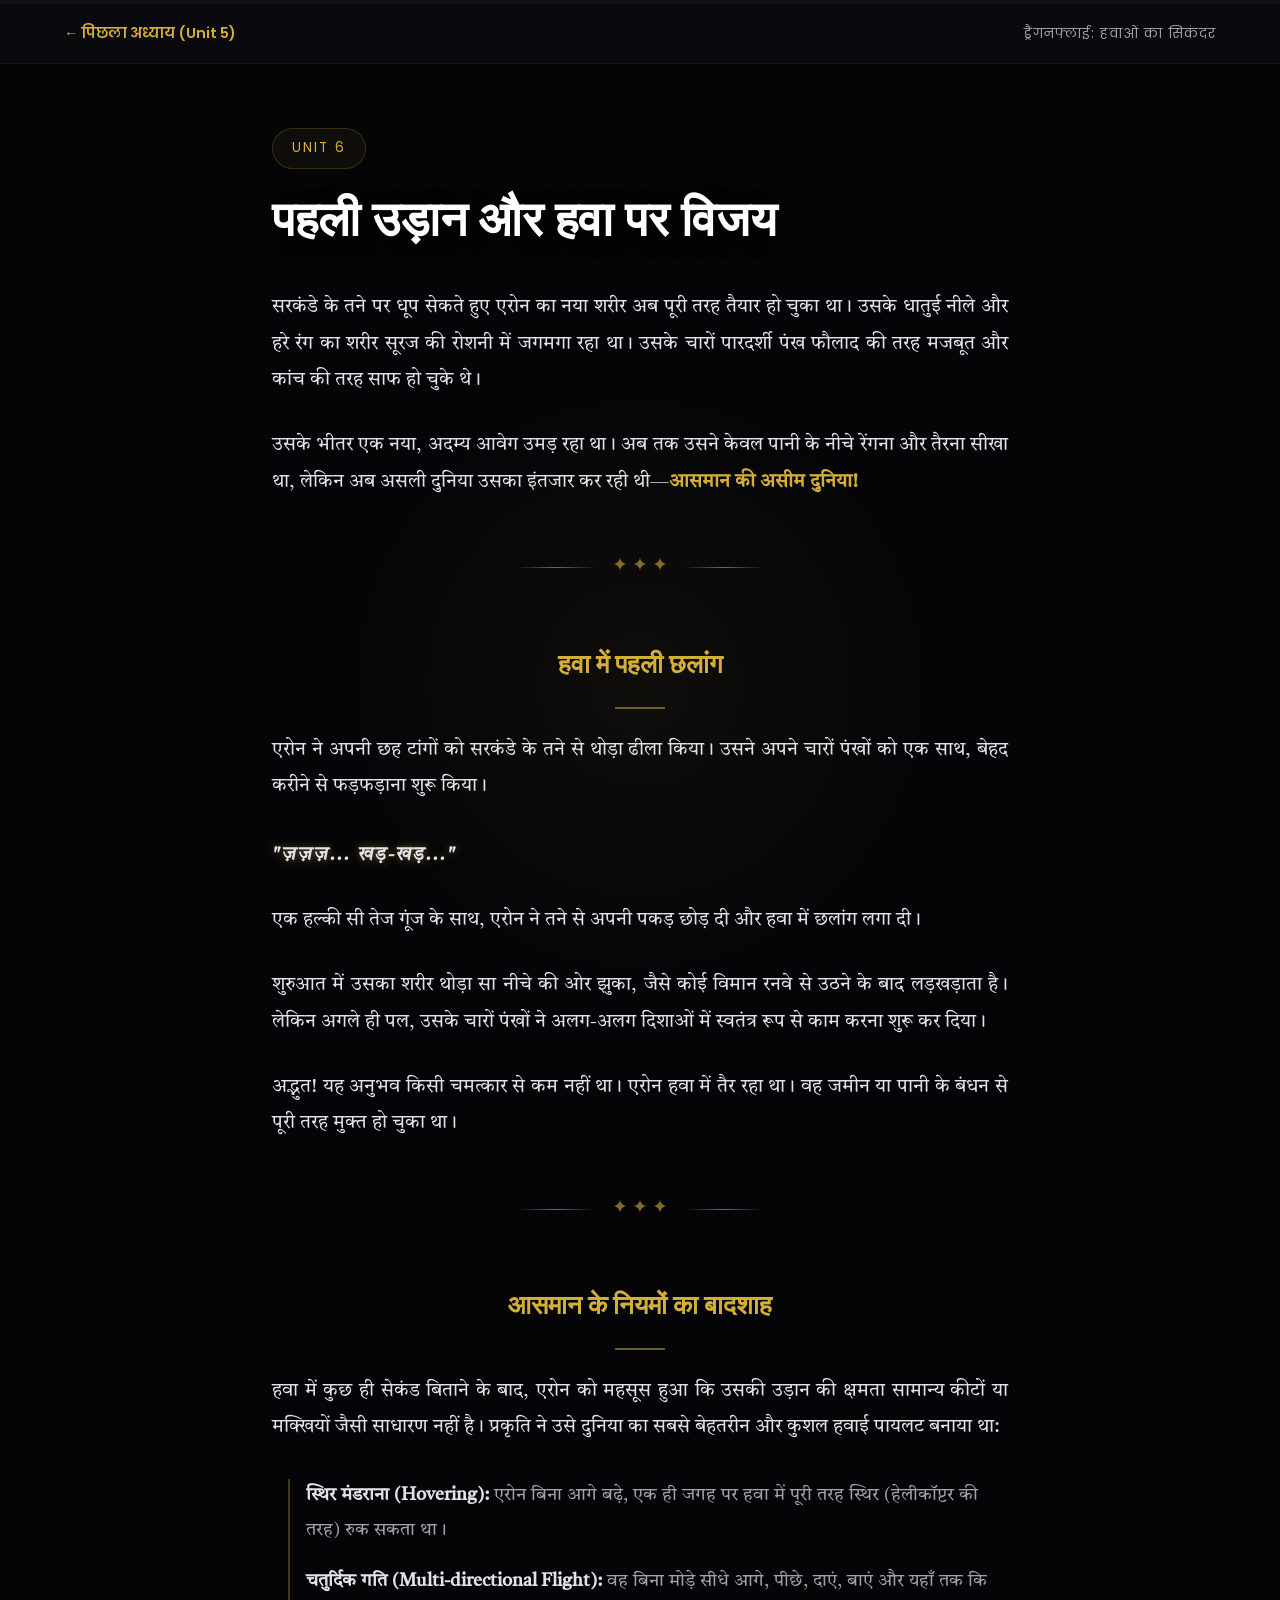
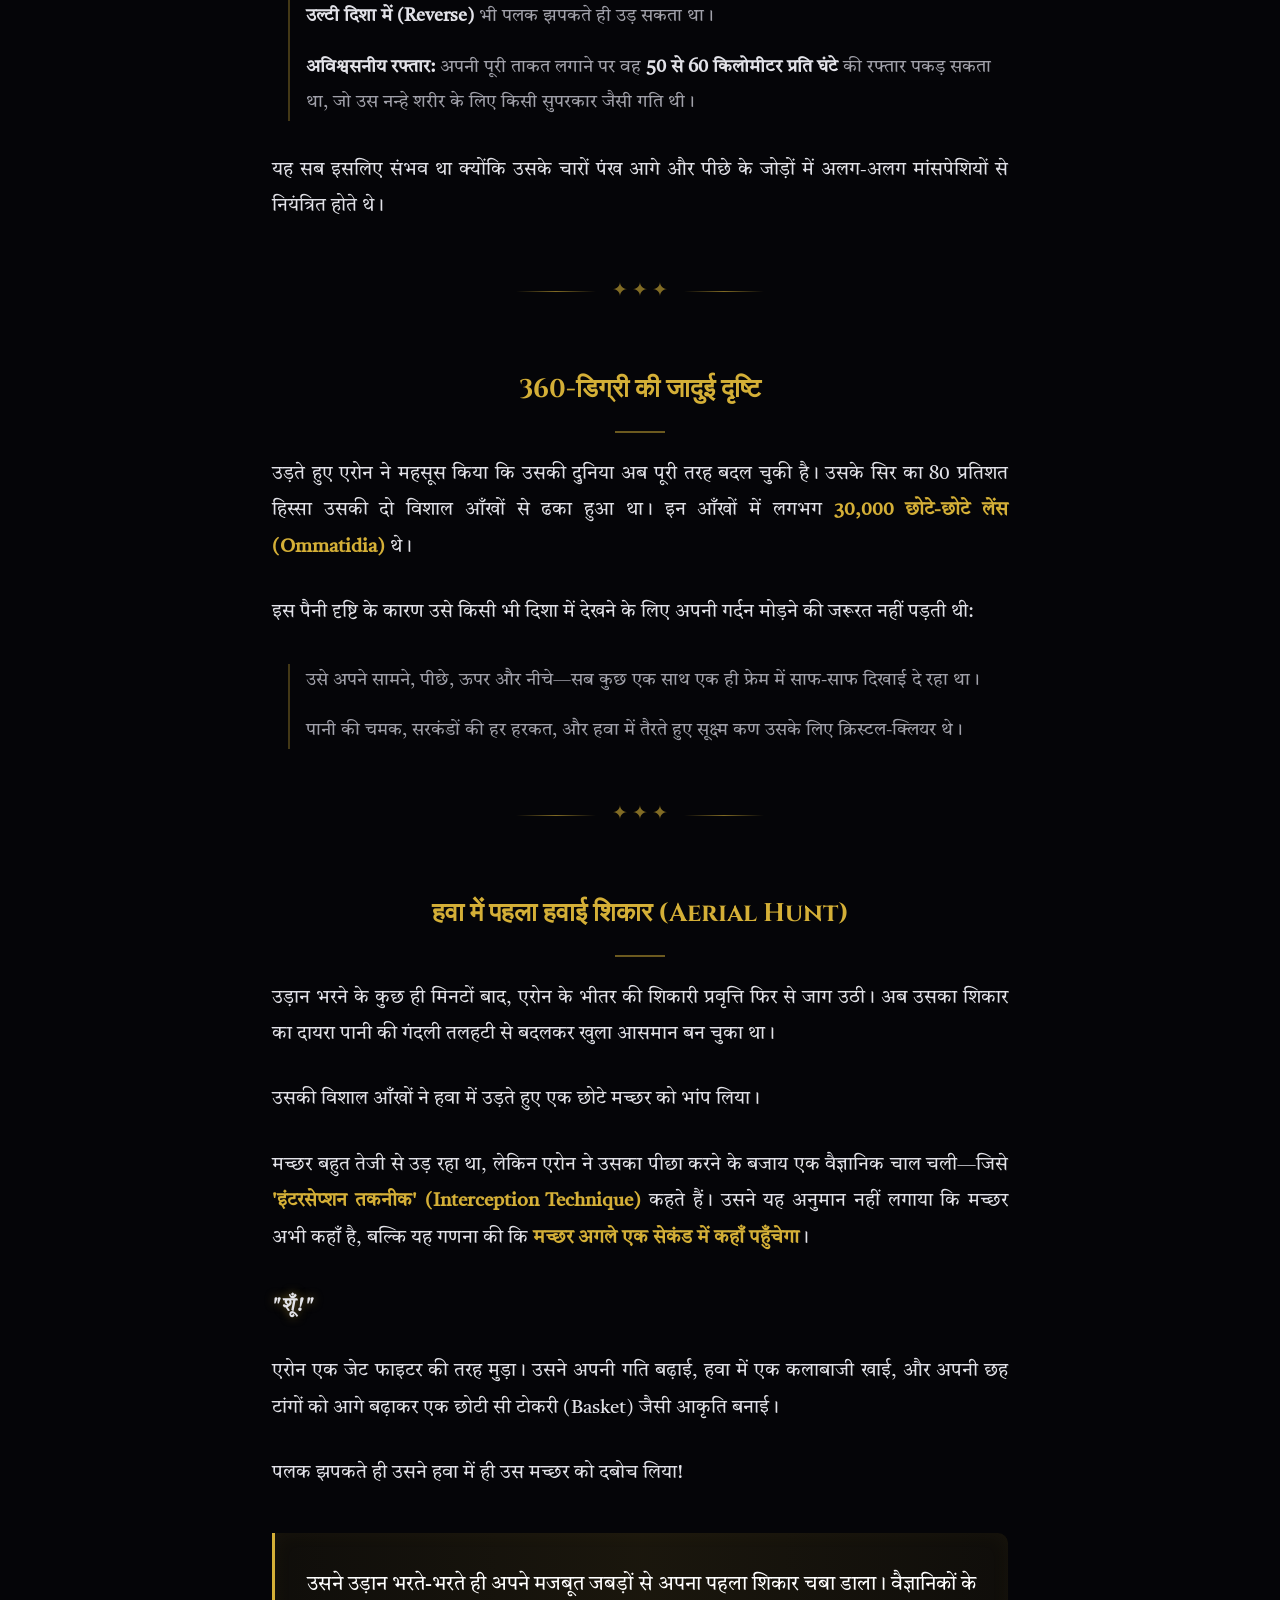
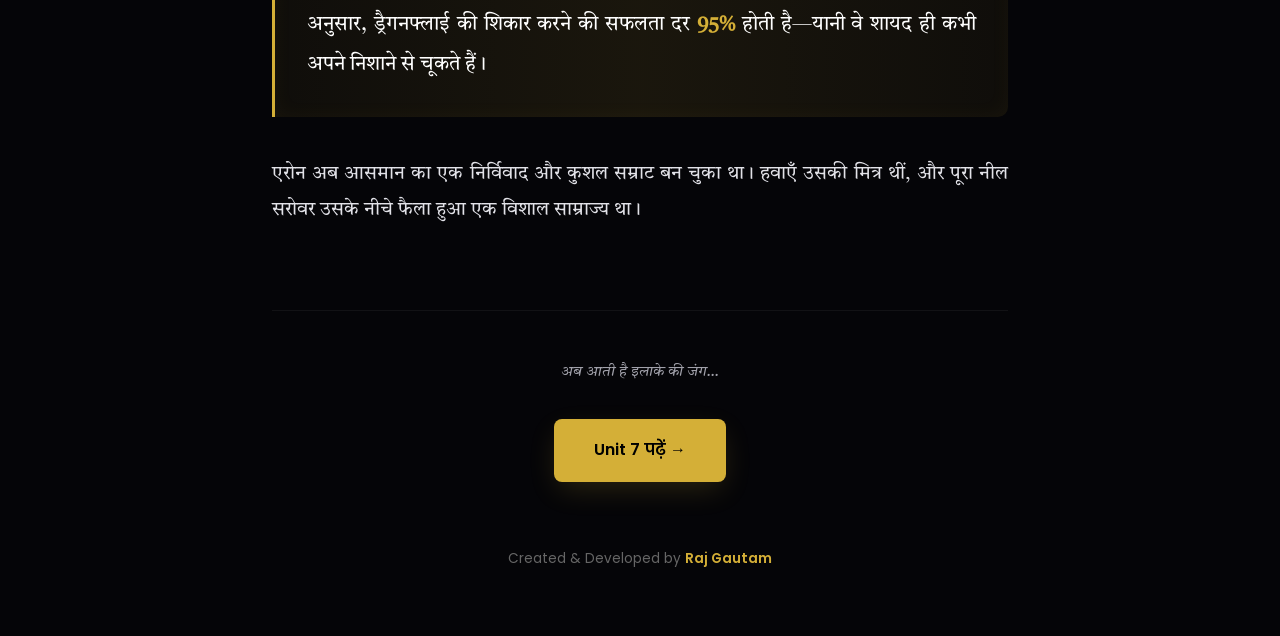
<file: unit6.html>
<!DOCTYPE html>
<html lang="hi">
<head>
  <meta charset="UTF-8">
  <meta name="viewport" content="width=device-width, initial-scale=1.0">
  <title>Unit 6: हवा पर विजय | Dragonfly Vlog</title>
  
  <!-- Google Fonts for Story Reading -->
  <link href="https://fonts.googleapis.com/css2?family=Cinzel:wght@600;800&family=Tiro+Devanagari+Hindi:ital@0;1&family=Poppins:wght@300;400;600&display=swap" rel="stylesheet">
  
  <style>
    /* ========== RESET & BASE ========== */
    * {
      margin: 0;
      padding: 0;
      box-sizing: border-box;
    }

    :root {
      --bg-dark: #0a0b10;
      --bg-darker: #050508;
      --gold: #d4af37;
      --gold-glow: rgba(212, 175, 55, 0.2);
      --text-main: #e2e2e8;
      --text-dim: #a1a1aa;
      --font-heading: 'Cinzel', serif;
      --font-story: 'Tiro Devanagari Hindi', serif;
      --font-ui: 'Poppins', sans-serif;
    }

    body {
      background-color: var(--bg-darker);
      color: var(--text-main);
      font-family: var(--font-story);
      line-height: 1.9;
      overflow-x: hidden;
    }

    /* ========== READING PROGRESS BAR ========== */
    .progress-container {
      position: fixed;
      top: 0;
      left: 0;
      width: 100%;
      height: 4px;
      background: rgba(255, 255, 255, 0.05);
      z-index: 1000;
    }

    .progress-bar {
      height: 100%;
      background: var(--gold);
      width: 0%;
      box-shadow: 0 0 10px var(--gold);
      transition: width 0.1s;
    }

    /* ========== NAVIGATION ========== */
    .nav-bar {
      position: fixed;
      top: 4px;
      left: 0;
      width: 100%;
      padding: 1rem 5%;
      display: flex;
      justify-content: space-between;
      align-items: center;
      background: rgba(10, 11, 16, 0.9);
      backdrop-filter: blur(10px);
      border-bottom: 1px solid rgba(255, 255, 255, 0.05);
      z-index: 999;
      font-family: var(--font-ui);
    }

    .back-link {
      color: var(--gold);
      text-decoration: none;
      font-size: 0.9rem;
      font-weight: 600;
      display: flex;
      align-items: center;
      gap: 0.5rem;
      transition: 0.3s;
    }

    .back-link:hover {
      opacity: 0.7;
    }

    .chapter-title-nav {
      color: var(--text-dim);
      font-size: 0.85rem;
      letter-spacing: 1px;
    }

    /* ========== STORY CONTAINER ========== */
    .story-container {
      max-width: 800px;
      margin: 0 auto;
      padding: 8rem 2rem 4rem;
      position: relative;
      z-index: 2;
    }

    /* Background Ambient Glow */
    .story-container::before {
      content: '';
      position: absolute;
      top: 10%;
      left: 50%;
      transform: translateX(-50%);
      width: 600px;
      height: 600px;
      background: radial-gradient(circle, rgba(212, 175, 55, 0.05) 0%, transparent 70%);
      z-index: -1;
      pointer-events: none;
    }

    .unit-badge {
      display: inline-block;
      padding: 0.4rem 1.2rem;
      font-family: var(--font-ui);
      font-size: 0.85rem;
      letter-spacing: 2px;
      color: var(--gold);
      border: 1px solid var(--gold-glow);
      border-radius: 50px;
      background: rgba(212, 175, 55, 0.05);
      margin-bottom: 1.5rem;
      text-transform: uppercase;
    }

    .main-title {
      font-family: var(--font-heading);
      font-size: clamp(2rem, 5vw, 3rem);
      color: #fff;
      line-height: 1.2;
      margin-bottom: 2.5rem;
      text-shadow: 0 5px 20px rgba(0,0,0,0.5);
    }

    /* Story Typography */
    .story-content p {
      font-size: 1.2rem;
      color: var(--text-main);
      margin-bottom: 1.8rem;
      text-align: justify;
    }

    .story-content strong {
      color: var(--gold);
      font-weight: 600;
    }

    .story-content em {
      color: #fff;
      font-style: italic;
    }

    /* Subheadings inside story */
    .story-content h3 {
      font-family: var(--font-heading);
      color: var(--gold);
      font-size: 1.6rem;
      margin: 3.5rem 0 1.5rem;
      text-align: center;
      position: relative;
    }

    .story-content h3::after {
      content: '';
      display: block;
      width: 50px;
      height: 2px;
      background: var(--gold);
      margin: 1rem auto 0;
      opacity: 0.5;
    }

    /* Divider */
    .story-divider {
      display: flex;
      align-items: center;
      justify-content: center;
      gap: 1rem;
      margin: 3rem 0;
      color: var(--gold);
      font-size: 1.2rem;
      opacity: 0.6;
    }

    .story-divider::before,
    .story-divider::after {
      content: '';
      width: 80px;
      height: 1px;
      background: linear-gradient(90deg, transparent, var(--gold), transparent);
    }

    /* Action Dialogue styling */
    .action-text {
      color: #fff;
      font-weight: 600;
      font-size: 1.3rem;
      font-style: italic;
      text-align: center;
      margin: 2rem 0;
      letter-spacing: 2px;
      text-shadow: 0 0 10px rgba(212, 175, 55, 0.5);
    }

    /* Bullet points styling */
    .story-content ul {
      list-style: none;
      margin: 2rem 0 2rem 1rem;
      padding-left: 1rem;
      border-left: 2px solid rgba(212, 175, 55, 0.3);
    }

    .story-content ul li {
      font-size: 1.15rem;
      margin-bottom: 1rem;
      color: var(--text-dim);
      position: relative;
    }

    .story-content ul li strong {
      color: var(--text-main);
    }

    /* Special Highlight for the climax/flying ability */
    .highlight-box {
      background: linear-gradient(90deg, rgba(212, 175, 55, 0.05) 0%, rgba(212, 175, 55, 0.1) 50%, rgba(212, 175, 55, 0.05) 100%);
      border-left: 3px solid var(--gold);
      padding: 2rem;
      border-radius: 0 10px 10px 0;
      margin: 2.5rem 0;
      box-shadow: inset 0 0 20px rgba(212, 175, 55, 0.05);
    }

    .highlight-box p {
      margin-bottom: 0 !important;
      color: #fff !important;
      font-size: 1.25rem !important;
      line-height: 2 !important;
    }

    /* ========== FOOTER / NEXT CHAPTER ========== */
    .next-chapter-section {
      margin-top: 5rem;
      padding-top: 3rem;
      border-top: 1px solid rgba(255, 255, 255, 0.05);
      text-align: center;
      font-family: var(--font-ui);
    }

    .next-chapter-section p {
      color: var(--text-dim);
      font-size: 0.95rem;
      font-style: italic;
      margin-bottom: 2rem;
      font-family: var(--font-story);
    }

    .next-btn {
      display: inline-block;
      padding: 1rem 2.5rem;
      background: var(--gold);
      color: #000;
      text-decoration: none;
      font-weight: 600;
      border-radius: 8px;
      transition: all 0.3s ease;
      box-shadow: 0 10px 30px -5px var(--gold-glow);
    }

    .next-btn:hover {
      transform: translateY(-3px);
      box-shadow: 0 15px 40px -5px var(--gold-glow);
      background: #fff;
    }

    /* Author Footer */
    .author-footer {
      text-align: center;
      margin-top: 4rem;
      font-size: 0.85rem;
      color: #666;
      font-family: var(--font-ui);
    }

    .author-footer span {
      color: var(--gold);
      font-weight: 600;
    }

    /* ========== RESPONSIVE ========== */
    @media (max-width: 768px) {
      .story-container {
        padding: 7rem 1.5rem 3rem;
      }
      .story-content p {
        font-size: 1.1rem;
        text-align: left;
      }
      .story-content h3 {
        font-size: 1.3rem;
      }
      .chapter-title-nav {
        display: none;
      }
      .highlight-box {
        padding: 1.5rem;
      }
    }
  </style>
</head>
<body>

  <!-- Reading Progress Bar -->
  <div class="progress-container">
    <div class="progress-bar" id="progressBar"></div>
  </div>

  <!-- Top Navigation -->
  <nav class="nav-bar">
    <a href="unit5.html" class="back-link">← पिछला अध्याय (Unit 5)</a>
    <span class="chapter-title-nav">ड्रैगनफ्लाई: हवाओं का सिकंदर</span>
  </nav>

  <!-- Story Content -->
  <main class="story-container">
    
    <span class="unit-badge">Unit 6</span>
    <h1 class="main-title">पहली उड़ान और हवा पर विजय</h1>

    <div class="story-content">
      <p>सरकंडे के तने पर धूप सेकते हुए एरोन का नया शरीर अब पूरी तरह तैयार हो चुका था। उसके धातुई नीले और हरे रंग का शरीर सूरज की रोशनी में जगमगा रहा था। उसके चारों पारदर्शी पंख फौलाद की तरह मजबूत और कांच की तरह साफ हो चुके थे।</p>

      <p>उसके भीतर एक नया, अदम्य आवेग उमड़ रहा था। अब तक उसने केवल पानी के नीचे रेंगना और तैरना सीखा था, लेकिन अब असली दुनिया उसका इंतजार कर रही थी—<strong>आसमान की असीम दुनिया!</strong></p>

      <div class="story-divider">✦ ✦ ✦</div>

      <h3>हवा में पहली छलांग</h3>

      <p>एरोन ने अपनी छह टांगों को सरकंडे के तने से थोड़ा ढीला किया। उसने अपने चारों पंखों को एक साथ, बेहद करीने से फड़फड़ाना शुरू किया।</p>

      <p class="action-text">"ज़ज़ज़... खड़-खड़..."</p>

      <p>एक हल्की सी तेज गूंज के साथ, एरोन ने तने से अपनी पकड़ छोड़ दी और हवा में छलांग लगा दी।</p>

      <p>शुरुआत में उसका शरीर थोड़ा सा नीचे की ओर झुका, जैसे कोई विमान रनवे से उठने के बाद लड़खड़ाता है। लेकिन अगले ही पल, उसके चारों पंखों ने अलग-अलग दिशाओं में स्वतंत्र रूप से काम करना शुरू कर दिया।</p>

      <p>अद्भुत! यह अनुभव किसी चमत्कार से कम नहीं था। एरोन हवा में तैर रहा था। वह जमीन या पानी के बंधन से पूरी तरह मुक्त हो चुका था।</p>

      <div class="story-divider">✦ ✦ ✦</div>

      <h3>आसमान के नियमों का बादशाह</h3>

      <p>हवा में कुछ ही सेकंड बिताने के बाद, एरोन को महसूस हुआ कि उसकी उड़ान की क्षमता सामान्य कीटों या मक्खियों जैसी साधारण नहीं है। प्रकृति ने उसे दुनिया का सबसे बेहतरीन और कुशल हवाई पायलट बनाया था:</p>

      <ul>
        <li><strong>स्थिर मंडराना (Hovering):</strong> एरोन बिना आगे बढ़े, एक ही जगह पर हवा में पूरी तरह स्थिर (हेलीकॉप्टर की तरह) रुक सकता था।</li>
        <li><strong>चतुर्दिक गति (Multi-directional Flight):</strong> वह बिना मोड़े सीधे आगे, पीछे, दाएं, बाएं और यहाँ तक कि <strong>उल्टी दिशा में (Reverse)</strong> भी पलक झपकते ही उड़ सकता था।</li>
        <li><strong>अविश्वसनीय रफ्तार:</strong> अपनी पूरी ताकत लगाने पर वह <strong>50 से 60 किलोमीटर प्रति घंटे</strong> की रफ्तार पकड़ सकता था, जो उस नन्हे शरीर के लिए किसी सुपरकार जैसी गति थी।</li>
      </ul>

      <p>यह सब इसलिए संभव था क्योंकि उसके चारों पंख आगे और पीछे के जोड़ों में अलग-अलग मांसपेशियों से नियंत्रित होते थे।</p>

      <div class="story-divider">✦ ✦ ✦</div>

      <h3>360-डिग्री की जादुई दृष्टि</h3>

      <p>उड़ते हुए एरोन ने महसूस किया कि उसकी दुनिया अब पूरी तरह बदल चुकी है। उसके सिर का 80 प्रतिशत हिस्सा उसकी दो विशाल आँखों से ढका हुआ था। इन आँखों में लगभग <strong>30,000 छोटे-छोटे लेंस (Ommatidia)</strong> थे।</p>

      <p>इस पैनी दृष्टि के कारण उसे किसी भी दिशा में देखने के लिए अपनी गर्दन मोड़ने की जरूरत नहीं पड़ती थी:</p>

      <ul>
        <li>उसे अपने सामने, पीछे, ऊपर और नीचे—सब कुछ एक साथ एक ही फ्रेम में साफ-साफ दिखाई दे रहा था।</li>
        <li>पानी की चमक, सरकंडों की हर हरकत, और हवा में तैरते हुए सूक्ष्म कण उसके लिए क्रिस्टल-क्लियर थे।</li>
      </ul>

      <div class="story-divider">✦ ✦ ✦</div>

      <h3>हवा में पहला हवाई शिकार (Aerial Hunt)</h3>

      <p>उड़ान भरने के कुछ ही मिनटों बाद, एरोन के भीतर की शिकारी प्रवृत्ति फिर से जाग उठी। अब उसका शिकार का दायरा पानी की गंदली तलहटी से बदलकर खुला आसमान बन चुका था।</p>

      <p>उसकी विशाल आँखों ने हवा में उड़ते हुए एक छोटे मच्छर को भांप लिया।</p>

      <p>मच्छर बहुत तेजी से उड़ रहा था, लेकिन एरोन ने उसका पीछा करने के बजाय एक वैज्ञानिक चाल चली—जिसे <strong>'इंटरसेप्शन तकनीक' (Interception Technique)</strong> कहते हैं। उसने यह अनुमान नहीं लगाया कि मच्छर अभी कहाँ है, बल्कि यह गणना की कि <strong>मच्छर अगले एक सेकंड में कहाँ पहुँचेगा</strong>।</p>

      <p class="action-text">"शूँ!"</p>

      <p>एरोन एक जेट फाइटर की तरह मुड़ा। उसने अपनी गति बढ़ाई, हवा में एक कलाबाजी खाई, और अपनी छह टांगों को आगे बढ़ाकर एक छोटी सी टोकरी (Basket) जैसी आकृति बनाई।</p>

      <p>पलक झपकते ही उसने हवा में ही उस मच्छर को दबोच लिया!</p>

      <!-- Highlight Box -->
      <div class="highlight-box">
        <p>उसने उड़ान भरते-भरते ही अपने मजबूत जबड़ों से अपना पहला शिकार चबा डाला। वैज्ञानिकों के अनुसार, ड्रैगनफ्लाई की शिकार करने की सफलता दर <strong>95%</strong> होती है—यानी वे शायद ही कभी अपने निशाने से चूकते हैं।</p>
      </div>

      <p>एरोन अब आसमान का एक निर्विवाद और कुशल सम्राट बन चुका था। हवाएँ उसकी मित्र थीं, और पूरा नील सरोवर उसके नीचे फैला हुआ एक विशाल साम्राज्य था।</p>
    </div>

    <!-- Next Chapter Button -->
    <div class="next-chapter-section">
      <p>अब आती है इलाके की जंग...</p>
      <a href="unit7.html" class="next-btn">Unit 7 पढ़ें →</a>
    </div>

    <!-- Author Credit -->
    <div class="author-footer">
      Created & Developed by <span>Raj Gautam</span>
    </div>

  </main>

  <!-- Javascript for Reading Progress Bar -->
  <script>
    window.onscroll = function() { updateProgressBar() };

    function updateProgressBar() {
      var winScroll = document.body.scrollTop || document.documentElement.scrollTop;
      var height = document.documentElement.scrollHeight - document.documentElement.clientHeight;
      var scrolled = (winScroll / height) * 100;
      document.getElementById("progressBar").style.width = scrolled + "%";
    }
  </script>
</body>
</html>
</file>
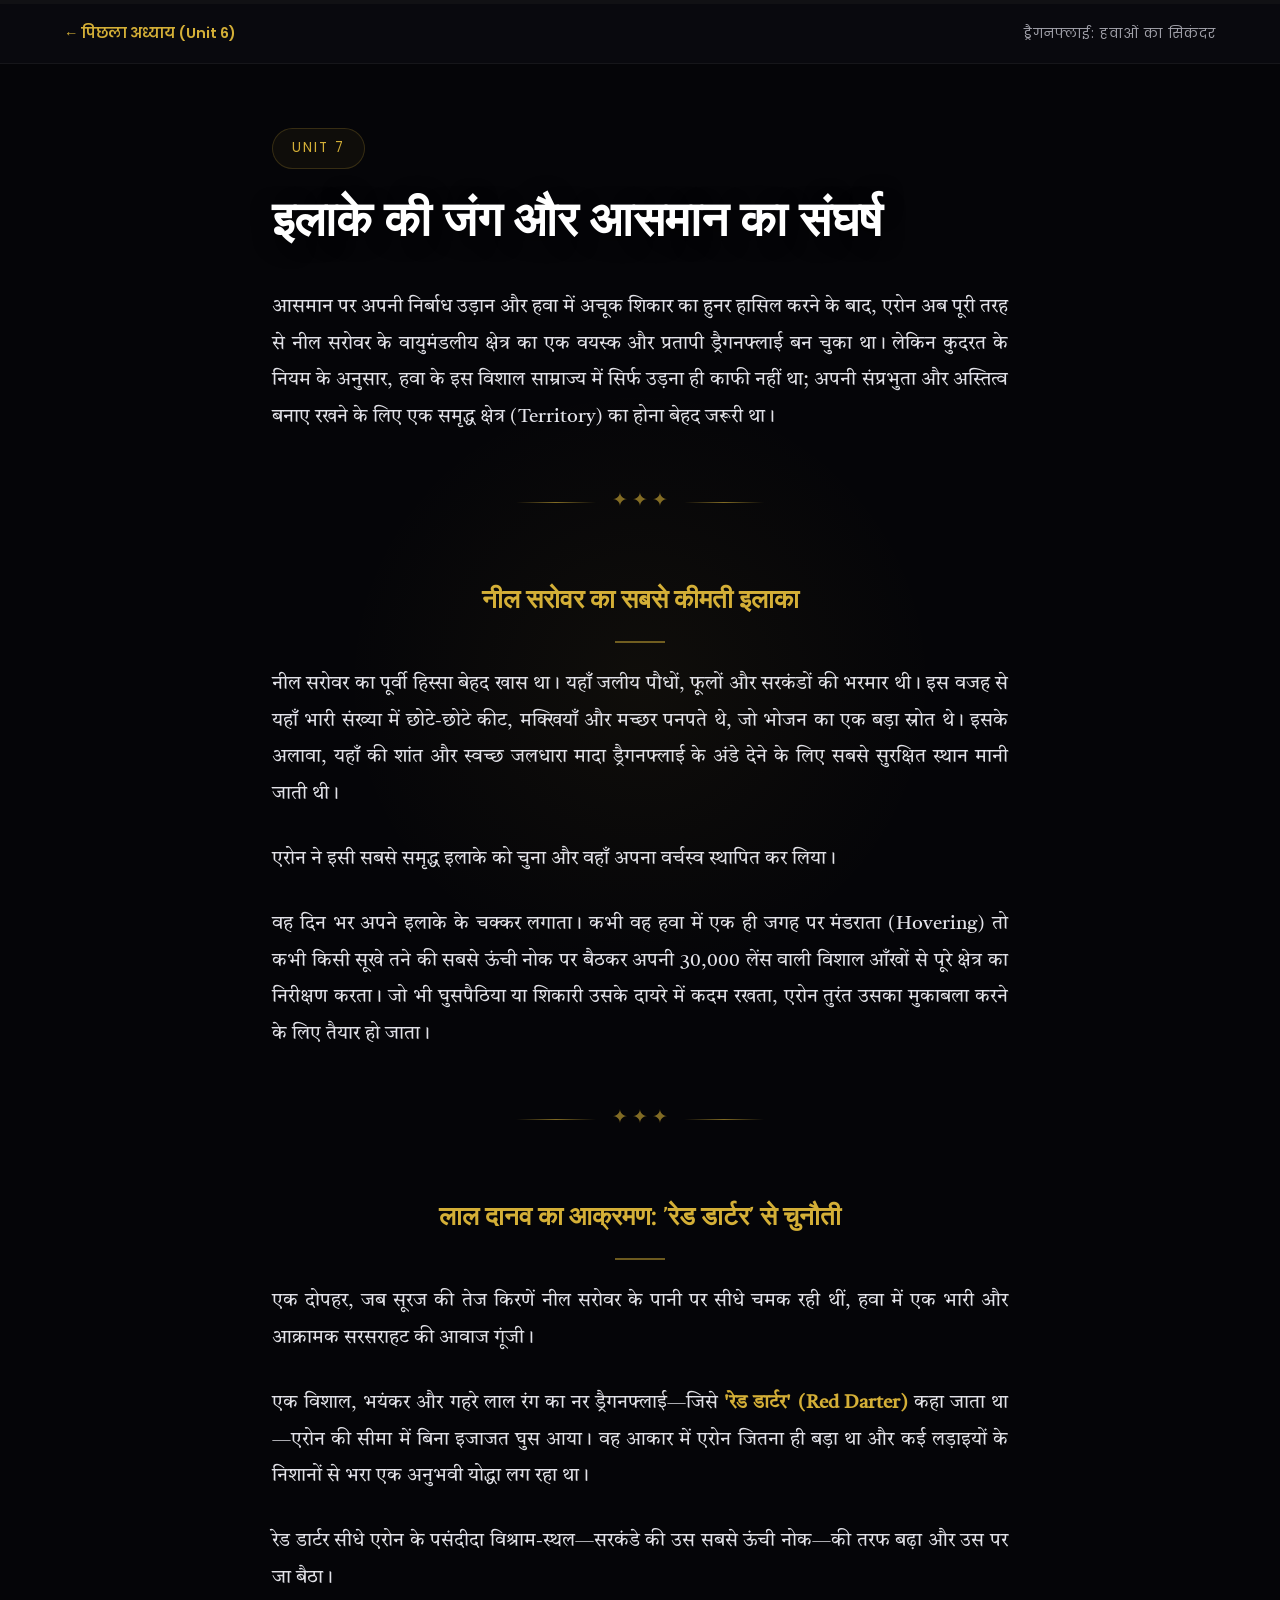
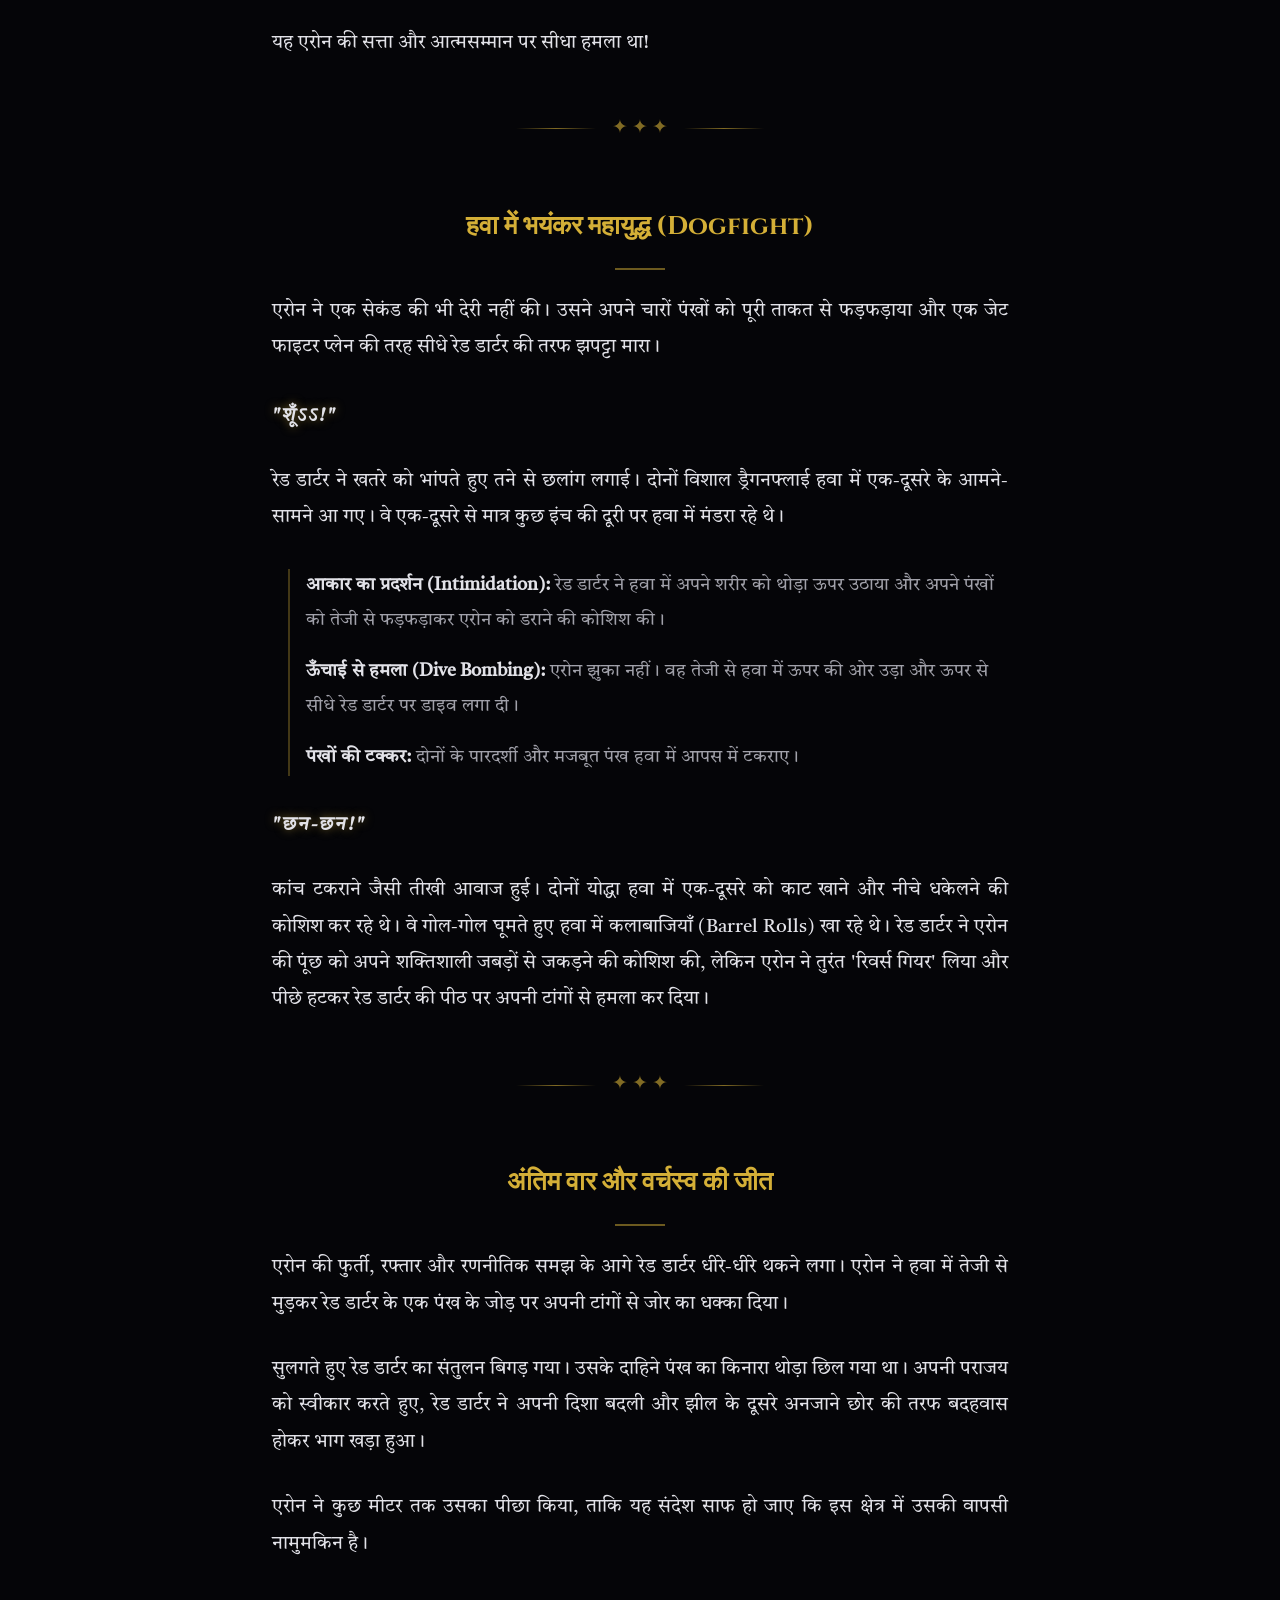
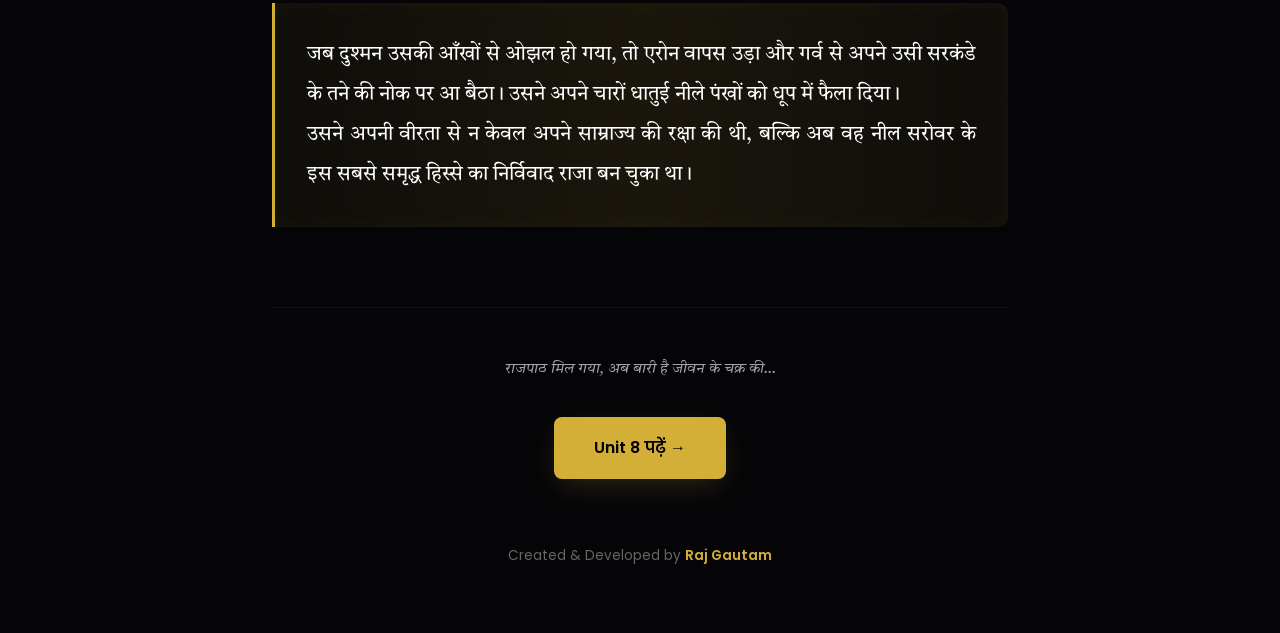
<file: unit7.html>
<!DOCTYPE html>
<html lang="hi">
<head>
  <meta charset="UTF-8">
  <meta name="viewport" content="width=device-width, initial-scale=1.0">
  <title>Unit 7: इलाके की जंग | Dragonfly Vlog</title>
  
  <!-- Google Fonts for Story Reading -->
  <link href="https://fonts.googleapis.com/css2?family=Cinzel:wght@600;800&family=Tiro+Devanagari+Hindi:ital@0;1&family=Poppins:wght@300;400;600&display=swap" rel="stylesheet">
  
  <style>
    /* ========== RESET & BASE ========== */
    * {
      margin: 0;
      padding: 0;
      box-sizing: border-box;
    }

    :root {
      --bg-dark: #0a0b10;
      --bg-darker: #050508;
      --gold: #d4af37;
      --gold-glow: rgba(212, 175, 55, 0.2);
      --text-main: #e2e2e8;
      --text-dim: #a1a1aa;
      --font-heading: 'Cinzel', serif;
      --font-story: 'Tiro Devanagari Hindi', serif;
      --font-ui: 'Poppins', sans-serif;
    }

    body {
      background-color: var(--bg-darker);
      color: var(--text-main);
      font-family: var(--font-story);
      line-height: 1.9;
      overflow-x: hidden;
    }

    /* ========== READING PROGRESS BAR ========== */
    .progress-container {
      position: fixed;
      top: 0;
      left: 0;
      width: 100%;
      height: 4px;
      background: rgba(255, 255, 255, 0.05);
      z-index: 1000;
    }

    .progress-bar {
      height: 100%;
      background: var(--gold);
      width: 0%;
      box-shadow: 0 0 10px var(--gold);
      transition: width 0.1s;
    }

    /* ========== NAVIGATION ========== */
    .nav-bar {
      position: fixed;
      top: 4px;
      left: 0;
      width: 100%;
      padding: 1rem 5%;
      display: flex;
      justify-content: space-between;
      align-items: center;
      background: rgba(10, 11, 16, 0.9);
      backdrop-filter: blur(10px);
      border-bottom: 1px solid rgba(255, 255, 255, 0.05);
      z-index: 999;
      font-family: var(--font-ui);
    }

    .back-link {
      color: var(--gold);
      text-decoration: none;
      font-size: 0.9rem;
      font-weight: 600;
      display: flex;
      align-items: center;
      gap: 0.5rem;
      transition: 0.3s;
    }

    .back-link:hover {
      opacity: 0.7;
    }

    .chapter-title-nav {
      color: var(--text-dim);
      font-size: 0.85rem;
      letter-spacing: 1px;
    }

    /* ========== STORY CONTAINER ========== */
    .story-container {
      max-width: 800px;
      margin: 0 auto;
      padding: 8rem 2rem 4rem;
      position: relative;
      z-index: 2;
    }

    /* Background Ambient Glow */
    .story-container::before {
      content: '';
      position: absolute;
      top: 10%;
      left: 50%;
      transform: translateX(-50%);
      width: 600px;
      height: 600px;
      background: radial-gradient(circle, rgba(212, 175, 55, 0.05) 0%, transparent 70%);
      z-index: -1;
      pointer-events: none;
    }

    .unit-badge {
      display: inline-block;
      padding: 0.4rem 1.2rem;
      font-family: var(--font-ui);
      font-size: 0.85rem;
      letter-spacing: 2px;
      color: var(--gold);
      border: 1px solid var(--gold-glow);
      border-radius: 50px;
      background: rgba(212, 175, 55, 0.05);
      margin-bottom: 1.5rem;
      text-transform: uppercase;
    }

    .main-title {
      font-family: var(--font-heading);
      font-size: clamp(2rem, 5vw, 3rem);
      color: #fff;
      line-height: 1.2;
      margin-bottom: 2.5rem;
      text-shadow: 0 5px 20px rgba(0,0,0,0.5);
    }

    /* Story Typography */
    .story-content p {
      font-size: 1.2rem;
      color: var(--text-main);
      margin-bottom: 1.8rem;
      text-align: justify;
    }

    .story-content strong {
      color: var(--gold);
      font-weight: 600;
    }

    .story-content em {
      color: #fff;
      font-style: italic;
    }

    /* Subheadings inside story */
    .story-content h3 {
      font-family: var(--font-heading);
      color: var(--gold);
      font-size: 1.6rem;
      margin: 3.5rem 0 1.5rem;
      text-align: center;
      position: relative;
    }

    .story-content h3::after {
      content: '';
      display: block;
      width: 50px;
      height: 2px;
      background: var(--gold);
      margin: 1rem auto 0;
      opacity: 0.5;
    }

    /* Divider */
    .story-divider {
      display: flex;
      align-items: center;
      justify-content: center;
      gap: 1rem;
      margin: 3rem 0;
      color: var(--gold);
      font-size: 1.2rem;
      opacity: 0.6;
    }

    .story-divider::before,
    .story-divider::after {
      content: '';
      width: 80px;
      height: 1px;
      background: linear-gradient(90deg, transparent, var(--gold), transparent);
    }

    /* Action Dialogue styling */
    .action-text {
      color: #fff;
      font-weight: 600;
      font-size: 1.3rem;
      font-style: italic;
      text-align: center;
      margin: 2rem 0;
      letter-spacing: 2px;
      text-shadow: 0 0 10px rgba(212, 175, 55, 0.5);
    }

    /* Bullet points styling */
    .story-content ul {
      list-style: none;
      margin: 2rem 0 2rem 1rem;
      padding-left: 1rem;
      border-left: 2px solid rgba(212, 175, 55, 0.3);
    }

    .story-content ul li {
      font-size: 1.15rem;
      margin-bottom: 1rem;
      color: var(--text-dim);
      position: relative;
    }

    .story-content ul li strong {
      color: var(--text-main);
    }

    /* Special Highlight for the battle */
    .highlight-box {
      background: linear-gradient(90deg, rgba(212, 175, 55, 0.05) 0%, rgba(212, 175, 55, 0.1) 50%, rgba(212, 175, 55, 0.05) 100%);
      border-left: 3px solid var(--gold);
      padding: 2rem;
      border-radius: 0 10px 10px 0;
      margin: 2.5rem 0;
      box-shadow: inset 0 0 20px rgba(212, 175, 55, 0.05);
    }

    .highlight-box p {
      margin-bottom: 0 !important;
      color: #fff !important;
      font-size: 1.25rem !important;
      line-height: 2 !important;
    }

    /* ========== FOOTER / NEXT CHAPTER ========== */
    .next-chapter-section {
      margin-top: 5rem;
      padding-top: 3rem;
      border-top: 1px solid rgba(255, 255, 255, 0.05);
      text-align: center;
      font-family: var(--font-ui);
    }

    .next-chapter-section p {
      color: var(--text-dim);
      font-size: 0.95rem;
      font-style: italic;
      margin-bottom: 2rem;
      font-family: var(--font-story);
    }

    .next-btn {
      display: inline-block;
      padding: 1rem 2.5rem;
      background: var(--gold);
      color: #000;
      text-decoration: none;
      font-weight: 600;
      border-radius: 8px;
      transition: all 0.3s ease;
      box-shadow: 0 10px 30px -5px var(--gold-glow);
    }

    .next-btn:hover {
      transform: translateY(-3px);
      box-shadow: 0 15px 40px -5px var(--gold-glow);
      background: #fff;
    }

    /* Author Footer */
    .author-footer {
      text-align: center;
      margin-top: 4rem;
      font-size: 0.85rem;
      color: #666;
      font-family: var(--font-ui);
    }

    .author-footer span {
      color: var(--gold);
      font-weight: 600;
    }

    /* ========== RESPONSIVE ========== */
    @media (max-width: 768px) {
      .story-container {
        padding: 7rem 1.5rem 3rem;
      }
      .story-content p {
        font-size: 1.1rem;
        text-align: left;
      }
      .story-content h3 {
        font-size: 1.3rem;
      }
      .chapter-title-nav {
        display: none;
      }
      .highlight-box {
        padding: 1.5rem;
      }
    }
  </style>
</head>
<body>

  <!-- Reading Progress Bar -->
  <div class="progress-container">
    <div class="progress-bar" id="progressBar"></div>
  </div>

  <!-- Top Navigation -->
  <nav class="nav-bar">
    <a href="unit6.html" class="back-link">← पिछला अध्याय (Unit 6)</a>
    <span class="chapter-title-nav">ड्रैगनफ्लाई: हवाओं का सिकंदर</span>
  </nav>

  <!-- Story Content -->
  <main class="story-container">
    
    <span class="unit-badge">Unit 7</span>
    <h1 class="main-title">इलाके की जंग और आसमान का संघर्ष</h1>

    <div class="story-content">
      <p>आसमान पर अपनी निर्बाध उड़ान और हवा में अचूक शिकार का हुनर हासिल करने के बाद, एरोन अब पूरी तरह से नील सरोवर के वायुमंडलीय क्षेत्र का एक वयस्क और प्रतापी ड्रैगनफ्लाई बन चुका था। लेकिन कुदरत के नियम के अनुसार, हवा के इस विशाल साम्राज्य में सिर्फ उड़ना ही काफी नहीं था; अपनी संप्रभुता और अस्तित्व बनाए रखने के लिए एक समृद्ध क्षेत्र (Territory) का होना बेहद जरूरी था।</p>

      <div class="story-divider">✦ ✦ ✦</div>

      <h3>नील सरोवर का सबसे कीमती इलाका</h3>

      <p>नील सरोवर का पूर्वी हिस्सा बेहद खास था। यहाँ जलीय पौधों, फूलों और सरकंडों की भरमार थी। इस वजह से यहाँ भारी संख्या में छोटे-छोटे कीट, मक्खियाँ और मच्छर पनपते थे, जो भोजन का एक बड़ा स्रोत थे। इसके अलावा, यहाँ की शांत और स्वच्छ जलधारा मादा ड्रैगनफ्लाई के अंडे देने के लिए सबसे सुरक्षित स्थान मानी जाती थी।</p>

      <p>एरोन ने इसी सबसे समृद्ध इलाके को चुना और वहाँ अपना वर्चस्व स्थापित कर लिया।</p>

      <p>वह दिन भर अपने इलाके के चक्कर लगाता। कभी वह हवा में एक ही जगह पर मंडराता (Hovering) तो कभी किसी सूखे तने की सबसे ऊंची नोक पर बैठकर अपनी 30,000 लेंस वाली विशाल आँखों से पूरे क्षेत्र का निरीक्षण करता। जो भी घुसपैठिया या शिकारी उसके दायरे में कदम रखता, एरोन तुरंत उसका मुकाबला करने के लिए तैयार हो जाता।</p>

      <div class="story-divider">✦ ✦ ✦</div>

      <h3>लाल दानव का आक्रमण: 'रेड डार्टर' से चुनौती</h3>

      <p>एक दोपहर, जब सूरज की तेज किरणें नील सरोवर के पानी पर सीधे चमक रही थीं, हवा में एक भारी और आक्रामक सरसराहट की आवाज गूंजी।</p>

      <p>एक विशाल, भयंकर और गहरे लाल रंग का नर ड्रैगनफ्लाई—जिसे <strong>'रेड डार्टर' (Red Darter)</strong> कहा जाता था—एरोन की सीमा में बिना इजाजत घुस आया। वह आकार में एरोन जितना ही बड़ा था और कई लड़ाइयों के निशानों से भरा एक अनुभवी योद्धा लग रहा था।</p>

      <p>रेड डार्टर सीधे एरोन के पसंदीदा विश्राम-स्थल—सरकंडे की उस सबसे ऊंची नोक—की तरफ बढ़ा और उस पर जा बैठा।</p>

      <p>यह एरोन की सत्ता और आत्मसम्मान पर सीधा हमला था!</p>

      <div class="story-divider">✦ ✦ ✦</div>

      <h3>हवा में भयंकर महायुद्ध (Dogfight)</h3>

      <p>एरोन ने एक सेकंड की भी देरी नहीं की। उसने अपने चारों पंखों को पूरी ताकत से फड़फड़ाया और एक जेट फाइटर प्लेन की तरह सीधे रेड डार्टर की तरफ झपट्टा मारा।</p>

      <p class="action-text">"शूँऽऽ!"</p>

      <p>रेड डार्टर ने खतरे को भांपते हुए तने से छलांग लगाई। दोनों विशाल ड्रैगनफ्लाई हवा में एक-दूसरे के आमने-सामने आ गए। वे एक-दूसरे से मात्र कुछ इंच की दूरी पर हवा में मंडरा रहे थे।</p>

      <ul>
        <li><strong>आकार का प्रदर्शन (Intimidation):</strong> रेड डार्टर ने हवा में अपने शरीर को थोड़ा ऊपर उठाया और अपने पंखों को तेजी से फड़फड़ाकर एरोन को डराने की कोशिश की।</li>
        <li><strong>ऊँचाई से हमला (Dive Bombing):</strong> एरोन झुका नहीं। वह तेजी से हवा में ऊपर की ओर उड़ा और ऊपर से सीधे रेड डार्टर पर डाइव लगा दी।</li>
        <li><strong>पंखों की टक्कर:</strong> दोनों के पारदर्शी और मजबूत पंख हवा में आपस में टकराए।</li>
      </ul>

      <p class="action-text">"छन-छन!"</p>

      <p>कांच टकराने जैसी तीखी आवाज हुई। दोनों योद्धा हवा में एक-दूसरे को काट खाने और नीचे धकेलने की कोशिश कर रहे थे। वे गोल-गोल घूमते हुए हवा में कलाबाजियाँ (Barrel Rolls) खा रहे थे। रेड डार्टर ने एरोन की पूंछ को अपने शक्तिशाली जबड़ों से जकड़ने की कोशिश की, लेकिन एरोन ने तुरंत 'रिवर्स गियर' लिया और पीछे हटकर रेड डार्टर की पीठ पर अपनी टांगों से हमला कर दिया।</p>

      <div class="story-divider">✦ ✦ ✦</div>

      <h3>अंतिम वार और वर्चस्व की जीत</h3>

      <p>एरोन की फुर्ती, रफ्तार और रणनीतिक समझ के आगे रेड डार्टर धीरे-धीरे थकने लगा। एरोन ने हवा में तेजी से मुड़कर रेड डार्टर के एक पंख के जोड़ पर अपनी टांगों से जोर का धक्का दिया।</p>

      <p>सुलगते हुए रेड डार्टर का संतुलन बिगड़ गया। उसके दाहिने पंख का किनारा थोड़ा छिल गया था। अपनी पराजय को स्वीकार करते हुए, रेड डार्टर ने अपनी दिशा बदली और झील के दूसरे अनजाने छोर की तरफ बदहवास होकर भाग खड़ा हुआ।</p>

      <p>एरोन ने कुछ मीटर तक उसका पीछा किया, ताकि यह संदेश साफ हो जाए कि इस क्षेत्र में उसकी वापसी नामुमकिन है।</p>

      <!-- Highlight Box -->
      <div class="highlight-box">
        <p>जब दुश्मन उसकी आँखों से ओझल हो गया, तो एरोन वापस उड़ा और गर्व से अपने उसी सरकंडे के तने की नोक पर आ बैठा। उसने अपने चारों धातुई नीले पंखों को धूप में फैला दिया।</p>
        <p>उसने अपनी वीरता से न केवल अपने साम्राज्य की रक्षा की थी, बल्कि अब वह नील सरोवर के इस सबसे समृद्ध हिस्से का निर्विवाद राजा बन चुका था।</p>
      </div>

    </div>

    <!-- Next Chapter Button -->
    <div class="next-chapter-section">
      <p>राजपाठ मिल गया, अब बारी है जीवन के चक्र की...</p>
      <a href="unit8.html" class="next-btn">Unit 8 पढ़ें →</a>
    </div>

    <!-- Author Credit -->
    <div class="author-footer">
      Created & Developed by <span>Raj Gautam</span>
    </div>

  </main>

  <!-- Javascript for Reading Progress Bar -->
  <script>
    window.onscroll = function() { updateProgressBar() };

    function updateProgressBar() {
      var winScroll = document.body.scrollTop || document.documentElement.scrollTop;
      var height = document.documentElement.scrollHeight - document.documentElement.clientHeight;
      var scrolled = (winScroll / height) * 100;
      document.getElementById("progressBar").style.width = scrolled + "%";
    }
  </script>
</body>
</html>
</file>
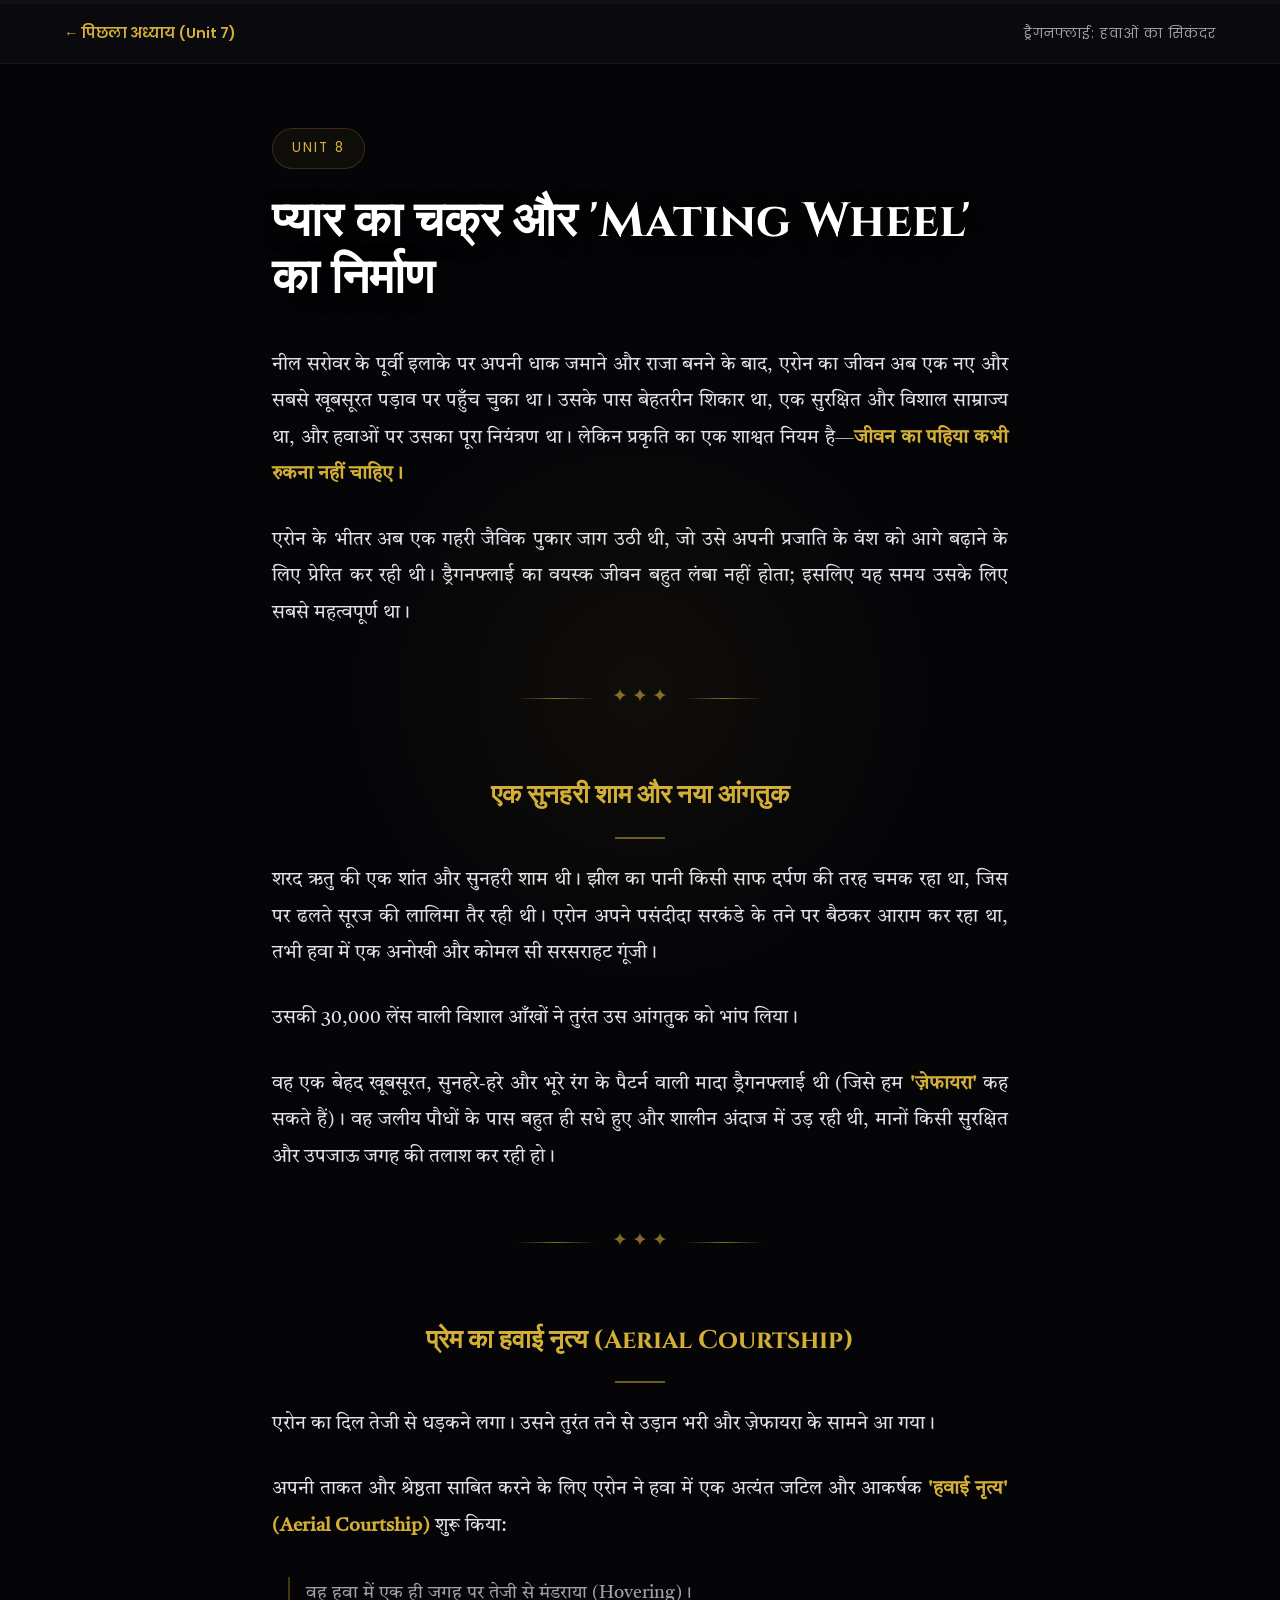
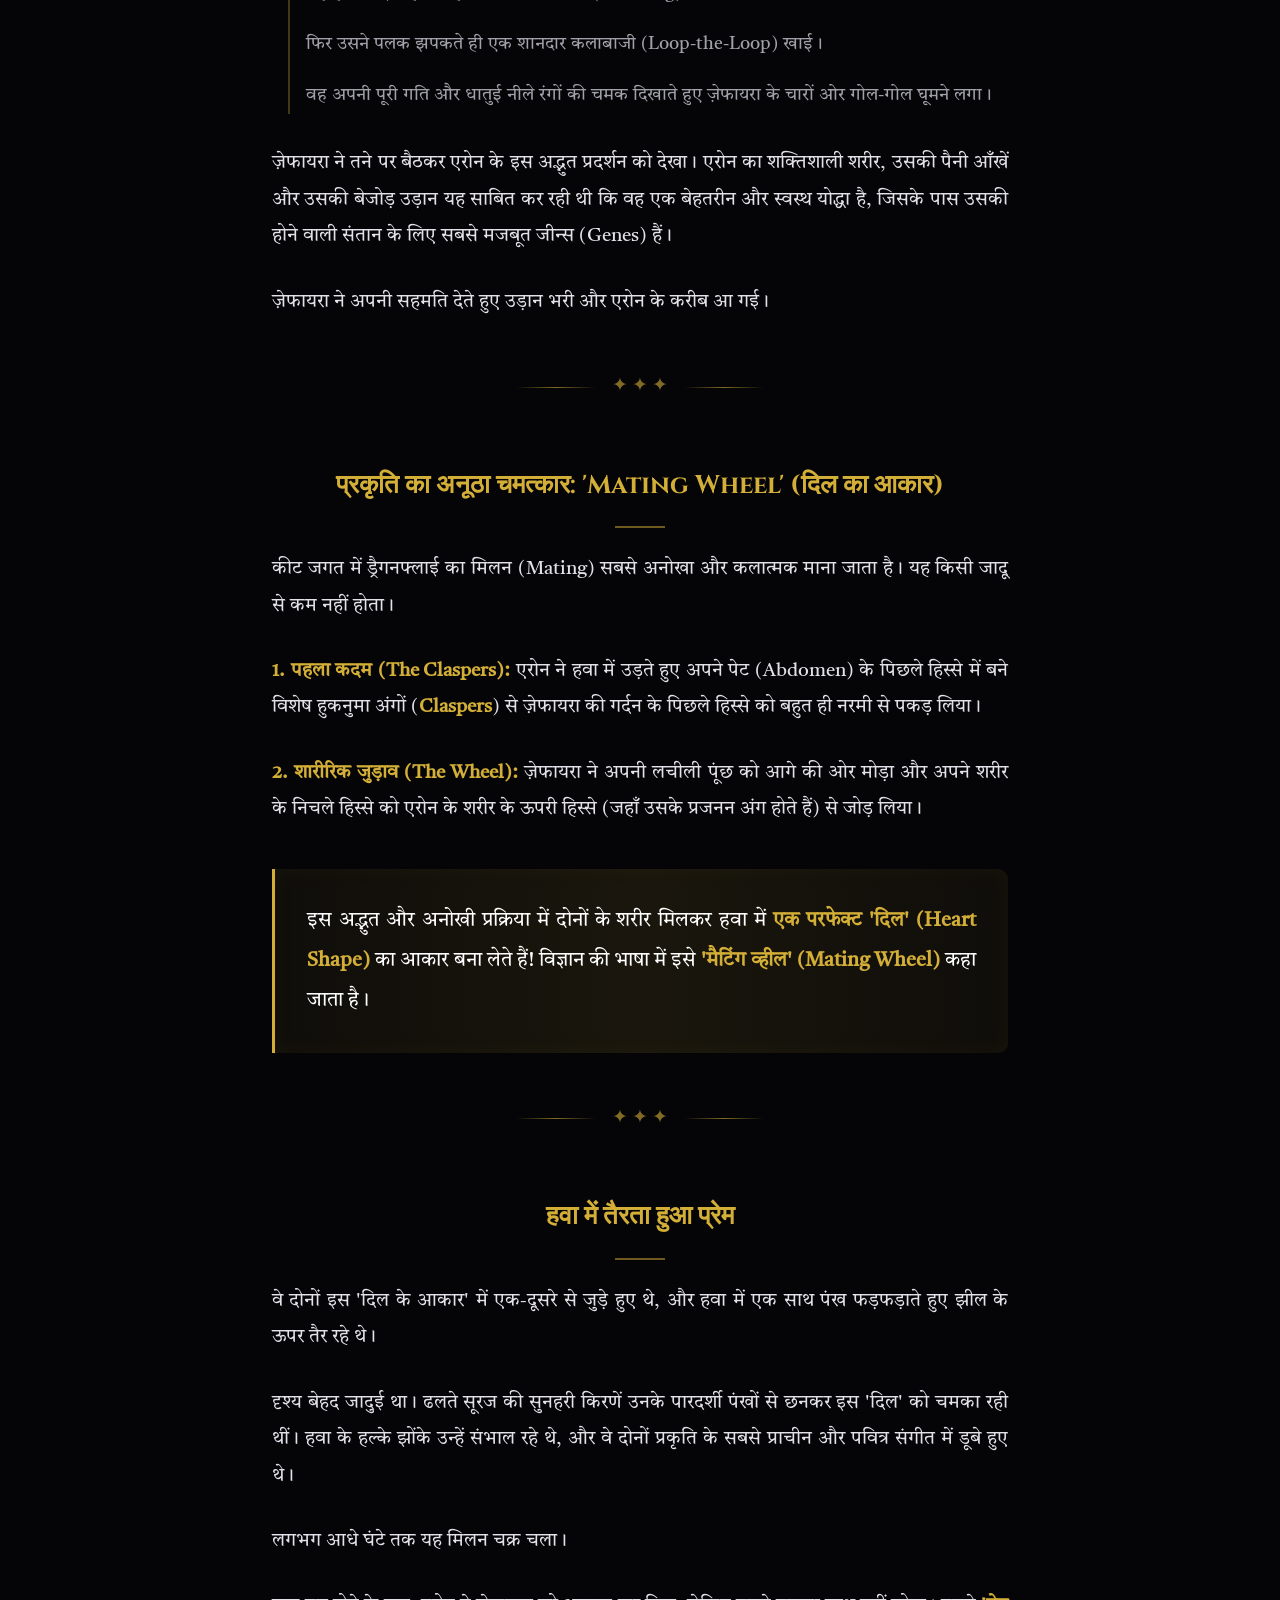
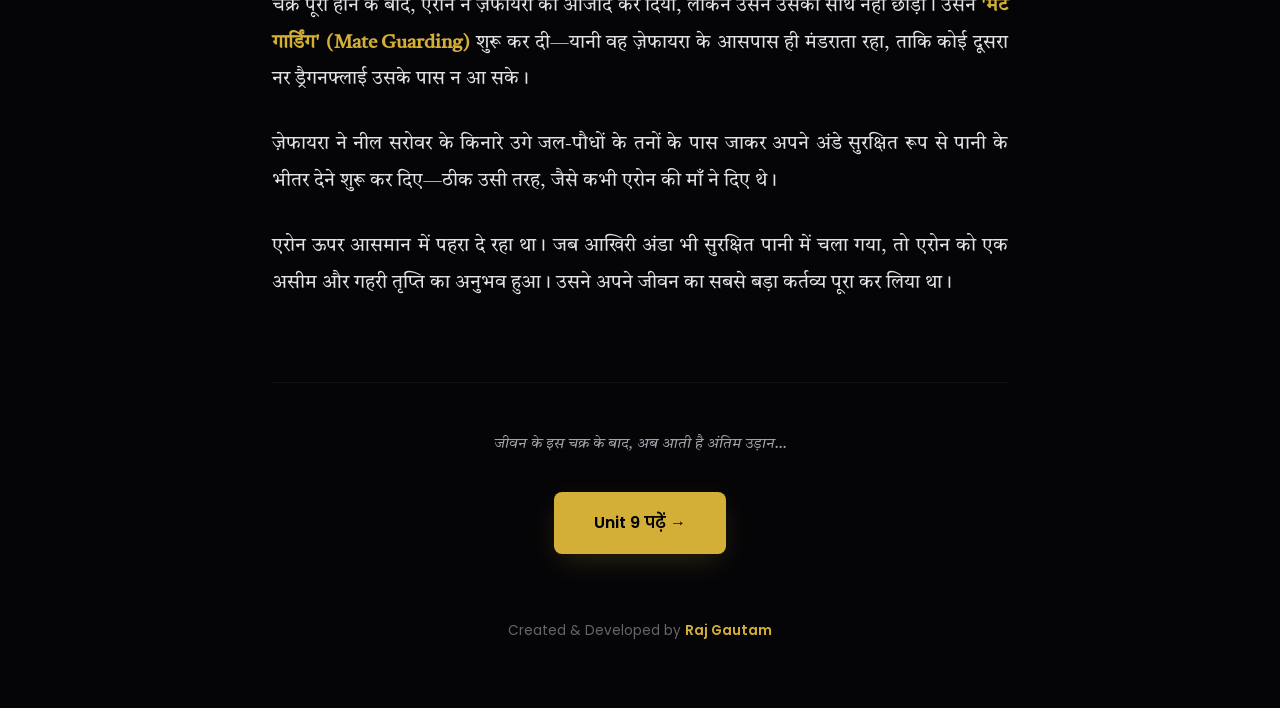
<file: unit8.html>
<!DOCTYPE html>
<html lang="hi">
<head>
  <meta charset="UTF-8">
  <meta name="viewport" content="width=device-width, initial-scale=1.0">
  <title>Unit 8: प्यार का चक्र | Dragonfly Vlog</title>
  
  <!-- Google Fonts for Story Reading -->
  <link href="https://fonts.googleapis.com/css2?family=Cinzel:wght@600;800&family=Tiro+Devanagari+Hindi:ital@0;1&family=Poppins:wght@300;400;600&display=swap" rel="stylesheet">
  
  <style>
    /* ========== RESET & BASE ========== */
    * {
      margin: 0;
      padding: 0;
      box-sizing: border-box;
    }

    :root {
      --bg-dark: #0a0b10;
      --bg-darker: #050508;
      --gold: #d4af37;
      --gold-glow: rgba(212, 175, 55, 0.2);
      --text-main: #e2e2e8;
      --text-dim: #a1a1aa;
      --font-heading: 'Cinzel', serif;
      --font-story: 'Tiro Devanagari Hindi', serif;
      --font-ui: 'Poppins', sans-serif;
    }

    body {
      background-color: var(--bg-darker);
      color: var(--text-main);
      font-family: var(--font-story);
      line-height: 1.9;
      overflow-x: hidden;
    }

    /* ========== READING PROGRESS BAR ========== */
    .progress-container {
      position: fixed;
      top: 0;
      left: 0;
      width: 100%;
      height: 4px;
      background: rgba(255, 255, 255, 0.05);
      z-index: 1000;
    }

    .progress-bar {
      height: 100%;
      background: var(--gold);
      width: 0%;
      box-shadow: 0 0 10px var(--gold);
      transition: width 0.1s;
    }

    /* ========== NAVIGATION ========== */
    .nav-bar {
      position: fixed;
      top: 4px;
      left: 0;
      width: 100%;
      padding: 1rem 5%;
      display: flex;
      justify-content: space-between;
      align-items: center;
      background: rgba(10, 11, 16, 0.9);
      backdrop-filter: blur(10px);
      border-bottom: 1px solid rgba(255, 255, 255, 0.05);
      z-index: 999;
      font-family: var(--font-ui);
    }

    .back-link {
      color: var(--gold);
      text-decoration: none;
      font-size: 0.9rem;
      font-weight: 600;
      display: flex;
      align-items: center;
      gap: 0.5rem;
      transition: 0.3s;
    }

    .back-link:hover {
      opacity: 0.7;
    }

    .chapter-title-nav {
      color: var(--text-dim);
      font-size: 0.85rem;
      letter-spacing: 1px;
    }

    /* ========== STORY CONTAINER ========== */
    .story-container {
      max-width: 800px;
      margin: 0 auto;
      padding: 8rem 2rem 4rem;
      position: relative;
      z-index: 2;
    }

    /* Background Ambient Glow */
    .story-container::before {
      content: '';
      position: absolute;
      top: 10%;
      left: 50%;
      transform: translateX(-50%);
      width: 600px;
      height: 600px;
      background: radial-gradient(circle, rgba(212, 175, 55, 0.05) 0%, transparent 70%);
      z-index: -1;
      pointer-events: none;
    }

    .unit-badge {
      display: inline-block;
      padding: 0.4rem 1.2rem;
      font-family: var(--font-ui);
      font-size: 0.85rem;
      letter-spacing: 2px;
      color: var(--gold);
      border: 1px solid var(--gold-glow);
      border-radius: 50px;
      background: rgba(212, 175, 55, 0.05);
      margin-bottom: 1.5rem;
      text-transform: uppercase;
    }

    .main-title {
      font-family: var(--font-heading);
      font-size: clamp(2rem, 5vw, 3rem);
      color: #fff;
      line-height: 1.2;
      margin-bottom: 2.5rem;
      text-shadow: 0 5px 20px rgba(0,0,0,0.5);
    }

    /* Story Typography */
    .story-content p {
      font-size: 1.2rem;
      color: var(--text-main);
      margin-bottom: 1.8rem;
      text-align: justify;
    }

    .story-content strong {
      color: var(--gold);
      font-weight: 600;
    }

    .story-content em {
      color: #fff;
      font-style: italic;
    }

    /* Subheadings inside story */
    .story-content h3 {
      font-family: var(--font-heading);
      color: var(--gold);
      font-size: 1.6rem;
      margin: 3.5rem 0 1.5rem;
      text-align: center;
      position: relative;
    }

    .story-content h3::after {
      content: '';
      display: block;
      width: 50px;
      height: 2px;
      background: var(--gold);
      margin: 1rem auto 0;
      opacity: 0.5;
    }

    /* Divider */
    .story-divider {
      display: flex;
      align-items: center;
      justify-content: center;
      gap: 1rem;
      margin: 3rem 0;
      color: var(--gold);
      font-size: 1.2rem;
      opacity: 0.6;
    }

    .story-divider::before,
    .story-divider::after {
      content: '';
      width: 80px;
      height: 1px;
      background: linear-gradient(90deg, transparent, var(--gold), transparent);
    }

    /* Action Dialogue styling */
    .action-text {
      color: #fff;
      font-weight: 600;
      font-size: 1.3rem;
      font-style: italic;
      text-align: center;
      margin: 2rem 0;
      letter-spacing: 2px;
      text-shadow: 0 0 10px rgba(212, 175, 55, 0.5);
    }

    /* Bullet points styling */
    .story-content ul {
      list-style: none;
      margin: 2rem 0 2rem 1rem;
      padding-left: 1rem;
      border-left: 2px solid rgba(212, 175, 55, 0.3);
    }

    .story-content ul li {
      font-size: 1.15rem;
      margin-bottom: 1rem;
      color: var(--text-dim);
      position: relative;
    }

    .story-content ul li strong {
      color: var(--text-main);
    }

    /* Special Highlight for the Mating Wheel */
    .highlight-box {
      background: linear-gradient(90deg, rgba(212, 175, 55, 0.05) 0%, rgba(212, 175, 55, 0.1) 50%, rgba(212, 175, 55, 0.05) 100%);
      border-left: 3px solid var(--gold);
      padding: 2rem;
      border-radius: 0 10px 10px 0;
      margin: 2.5rem 0;
      box-shadow: inset 0 0 20px rgba(212, 175, 55, 0.05);
    }

    .highlight-box p {
      margin-bottom: 0 !important;
      color: #fff !important;
      font-size: 1.25rem !important;
      line-height: 2 !important;
    }

    /* ========== FOOTER / NEXT CHAPTER ========== */
    .next-chapter-section {
      margin-top: 5rem;
      padding-top: 3rem;
      border-top: 1px solid rgba(255, 255, 255, 0.05);
      text-align: center;
      font-family: var(--font-ui);
    }

    .next-chapter-section p {
      color: var(--text-dim);
      font-size: 0.95rem;
      font-style: italic;
      margin-bottom: 2rem;
      font-family: var(--font-story);
    }

    .next-btn {
      display: inline-block;
      padding: 1rem 2.5rem;
      background: var(--gold);
      color: #000;
      text-decoration: none;
      font-weight: 600;
      border-radius: 8px;
      transition: all 0.3s ease;
      box-shadow: 0 10px 30px -5px var(--gold-glow);
    }

    .next-btn:hover {
      transform: translateY(-3px);
      box-shadow: 0 15px 40px -5px var(--gold-glow);
      background: #fff;
    }

    /* Author Footer */
    .author-footer {
      text-align: center;
      margin-top: 4rem;
      font-size: 0.85rem;
      color: #666;
      font-family: var(--font-ui);
    }

    .author-footer span {
      color: var(--gold);
      font-weight: 600;
    }

    /* ========== RESPONSIVE ========== */
    @media (max-width: 768px) {
      .story-container {
        padding: 7rem 1.5rem 3rem;
      }
      .story-content p {
        font-size: 1.1rem;
        text-align: left;
      }
      .story-content h3 {
        font-size: 1.3rem;
      }
      .chapter-title-nav {
        display: none;
      }
      .highlight-box {
        padding: 1.5rem;
      }
    }
  </style>
</head>
<body>

  <!-- Reading Progress Bar -->
  <div class="progress-container">
    <div class="progress-bar" id="progressBar"></div>
  </div>

  <!-- Top Navigation -->
  <nav class="nav-bar">
    <a href="unit7.html" class="back-link">← पिछला अध्याय (Unit 7)</a>
    <span class="chapter-title-nav">ड्रैगनफ्लाई: हवाओं का सिकंदर</span>
  </nav>

  <!-- Story Content -->
  <main class="story-container">
    
    <span class="unit-badge">Unit 8</span>
    <h1 class="main-title">प्यार का चक्र और 'Mating Wheel' का निर्माण</h1>

    <div class="story-content">
      <p>नील सरोवर के पूर्वी इलाके पर अपनी धाक जमाने और राजा बनने के बाद, एरोन का जीवन अब एक नए और सबसे खूबसूरत पड़ाव पर पहुँच चुका था। उसके पास बेहतरीन शिकार था, एक सुरक्षित और विशाल साम्राज्य था, और हवाओं पर उसका पूरा नियंत्रण था। लेकिन प्रकृति का एक शाश्वत नियम है—<strong>जीवन का पहिया कभी रुकना नहीं चाहिए।</strong></p>

      <p>एरोन के भीतर अब एक गहरी जैविक पुकार जाग उठी थी, जो उसे अपनी प्रजाति के वंश को आगे बढ़ाने के लिए प्रेरित कर रही थी। ड्रैगनफ्लाई का वयस्क जीवन बहुत लंबा नहीं होता; इसलिए यह समय उसके लिए सबसे महत्वपूर्ण था।</p>

      <div class="story-divider">✦ ✦ ✦</div>

      <h3>एक सुनहरी शाम और नया आंगतुक</h3>

      <p>शरद ऋतु की एक शांत और सुनहरी शाम थी। झील का पानी किसी साफ दर्पण की तरह चमक रहा था, जिस पर ढलते सूरज की लालिमा तैर रही थी। एरोन अपने पसंदीदा सरकंडे के तने पर बैठकर आराम कर रहा था, तभी हवा में एक अनोखी और कोमल सी सरसराहट गूंजी।</p>

      <p>उसकी 30,000 लेंस वाली विशाल आँखों ने तुरंत उस आंगतुक को भांप लिया।</p>

      <p>वह एक बेहद खूबसूरत, सुनहरे-हरे और भूरे रंग के पैटर्न वाली मादा ड्रैगनफ्लाई थी (जिसे हम <strong>'ज़ेफायरा'</strong> कह सकते हैं)। वह जलीय पौधों के पास बहुत ही सधे हुए और शालीन अंदाज में उड़ रही थी, मानों किसी सुरक्षित और उपजाऊ जगह की तलाश कर रही हो।</p>

      <div class="story-divider">✦ ✦ ✦</div>

      <h3>प्रेम का हवाई नृत्य (Aerial Courtship)</h3>

      <p>एरोन का दिल तेजी से धड़कने लगा। उसने तुरंत तने से उड़ान भरी और ज़ेफायरा के सामने आ गया।</p>

      <p>अपनी ताकत और श्रेष्ठता साबित करने के लिए एरोन ने हवा में एक अत्यंत जटिल और आकर्षक <strong>'हवाई नृत्य' (Aerial Courtship)</strong> शुरू किया:</p>

      <ul>
        <li>वह हवा में एक ही जगह पर तेजी से मंडराया (Hovering)।</li>
        <li>फिर उसने पलक झपकते ही एक शानदार कलाबाजी (Loop-the-Loop) खाई।</li>
        <li>वह अपनी पूरी गति और धातुई नीले रंगों की चमक दिखाते हुए ज़ेफायरा के चारों ओर गोल-गोल घूमने लगा।</li>
      </ul>

      <p>ज़ेफायरा ने तने पर बैठकर एरोन के इस अद्भुत प्रदर्शन को देखा। एरोन का शक्तिशाली शरीर, उसकी पैनी आँखें और उसकी बेजोड़ उड़ान यह साबित कर रही थी कि वह एक बेहतरीन और स्वस्थ योद्धा है, जिसके पास उसकी होने वाली संतान के लिए सबसे मजबूत जीन्स (Genes) हैं।</p>

      <p>ज़ेफायरा ने अपनी सहमति देते हुए उड़ान भरी और एरोन के करीब आ गई।</p>

      <div class="story-divider">✦ ✦ ✦</div>

      <h3>प्रकृति का अनूठा चमत्कार: 'Mating Wheel' (दिल का आकार)</h3>

      <p>कीट जगत में ड्रैगनफ्लाई का मिलन (Mating) सबसे अनोखा और कलात्मक माना जाता है। यह किसी जादू से कम नहीं होता।</p>

      <p><strong>1. पहला कदम (The Claspers):</strong> एरोन ने हवा में उड़ते हुए अपने पेट (Abdomen) के पिछले हिस्से में बने विशेष हुकनुमा अंगों (<strong>Claspers</strong>) से ज़ेफायरा की गर्दन के पिछले हिस्से को बहुत ही नरमी से पकड़ लिया।</p>

      <p><strong>2. शारीरिक जुड़ाव (The Wheel):</strong> ज़ेफायरा ने अपनी लचीली पूंछ को आगे की ओर मोड़ा और अपने शरीर के निचले हिस्से को एरोन के शरीर के ऊपरी हिस्से (जहाँ उसके प्रजनन अंग होते हैं) से जोड़ लिया।</p>

      <!-- Highlight Box for Mating Wheel -->
      <div class="highlight-box">
        <p>इस अद्भुत और अनोखी प्रक्रिया में दोनों के शरीर मिलकर हवा में <strong>एक परफेक्ट 'दिल' (Heart Shape)</strong> का आकार बना लेते हैं! विज्ञान की भाषा में इसे <strong>'मैटिंग व्हील' (Mating Wheel)</strong> कहा जाता है।</p>
      </div>

      <div class="story-divider">✦ ✦ ✦</div>

      <h3>हवा में तैरता हुआ प्रेम</h3>

      <p>वे दोनों इस 'दिल के आकार' में एक-दूसरे से जुड़े हुए थे, और हवा में एक साथ पंख फड़फड़ाते हुए झील के ऊपर तैर रहे थे।</p>

      <p>दृश्य बेहद जादुई था। ढलते सूरज की सुनहरी किरणें उनके पारदर्शी पंखों से छनकर इस 'दिल' को चमका रही थीं। हवा के हल्के झोंके उन्हें संभाल रहे थे, और वे दोनों प्रकृति के सबसे प्राचीन और पवित्र संगीत में डूबे हुए थे।</p>

      <p>लगभग आधे घंटे तक यह मिलन चक्र चला।</p>

      <p>चक्र पूरा होने के बाद, एरोन ने ज़ेफायरा को आजाद कर दिया, लेकिन उसने उसका साथ नहीं छोड़ा। उसने <strong>'मेट गार्डिंग' (Mate Guarding)</strong> शुरू कर दी—यानी वह ज़ेफायरा के आसपास ही मंडराता रहा, ताकि कोई दूसरा नर ड्रैगनफ्लाई उसके पास न आ सके।</p>

      <p>ज़ेफायरा ने नील सरोवर के किनारे उगे जल-पौधों के तनों के पास जाकर अपने अंडे सुरक्षित रूप से पानी के भीतर देने शुरू कर दिए—ठीक उसी तरह, जैसे कभी एरोन की माँ ने दिए थे।</p>

      <p>एरोन ऊपर आसमान में पहरा दे रहा था। जब आखिरी अंडा भी सुरक्षित पानी में चला गया, तो एरोन को एक असीम और गहरी तृप्ति का अनुभव हुआ। उसने अपने जीवन का सबसे बड़ा कर्तव्य पूरा कर लिया था।</p>
    </div>

    <!-- Next Chapter Button -->
    <div class="next-chapter-section">
      <p>जीवन के इस चक्र के बाद, अब आती है अंतिम उड़ान...</p>
      <a href="unit9.html" class="next-btn">Unit 9 पढ़ें →</a>
    </div>

    <!-- Author Credit -->
    <div class="author-footer">
      Created & Developed by <span>Raj Gautam</span>
    </div>

  </main>

  <!-- Javascript for Reading Progress Bar -->
  <script>
    window.onscroll = function() { updateProgressBar() };

    function updateProgressBar() {
      var winScroll = document.body.scrollTop || document.documentElement.scrollTop;
      var height = document.documentElement.scrollHeight - document.documentElement.clientHeight;
      var scrolled = (winScroll / height) * 100;
      document.getElementById("progressBar").style.width = scrolled + "%";
    }
  </script>
</body>
</html>
</file>
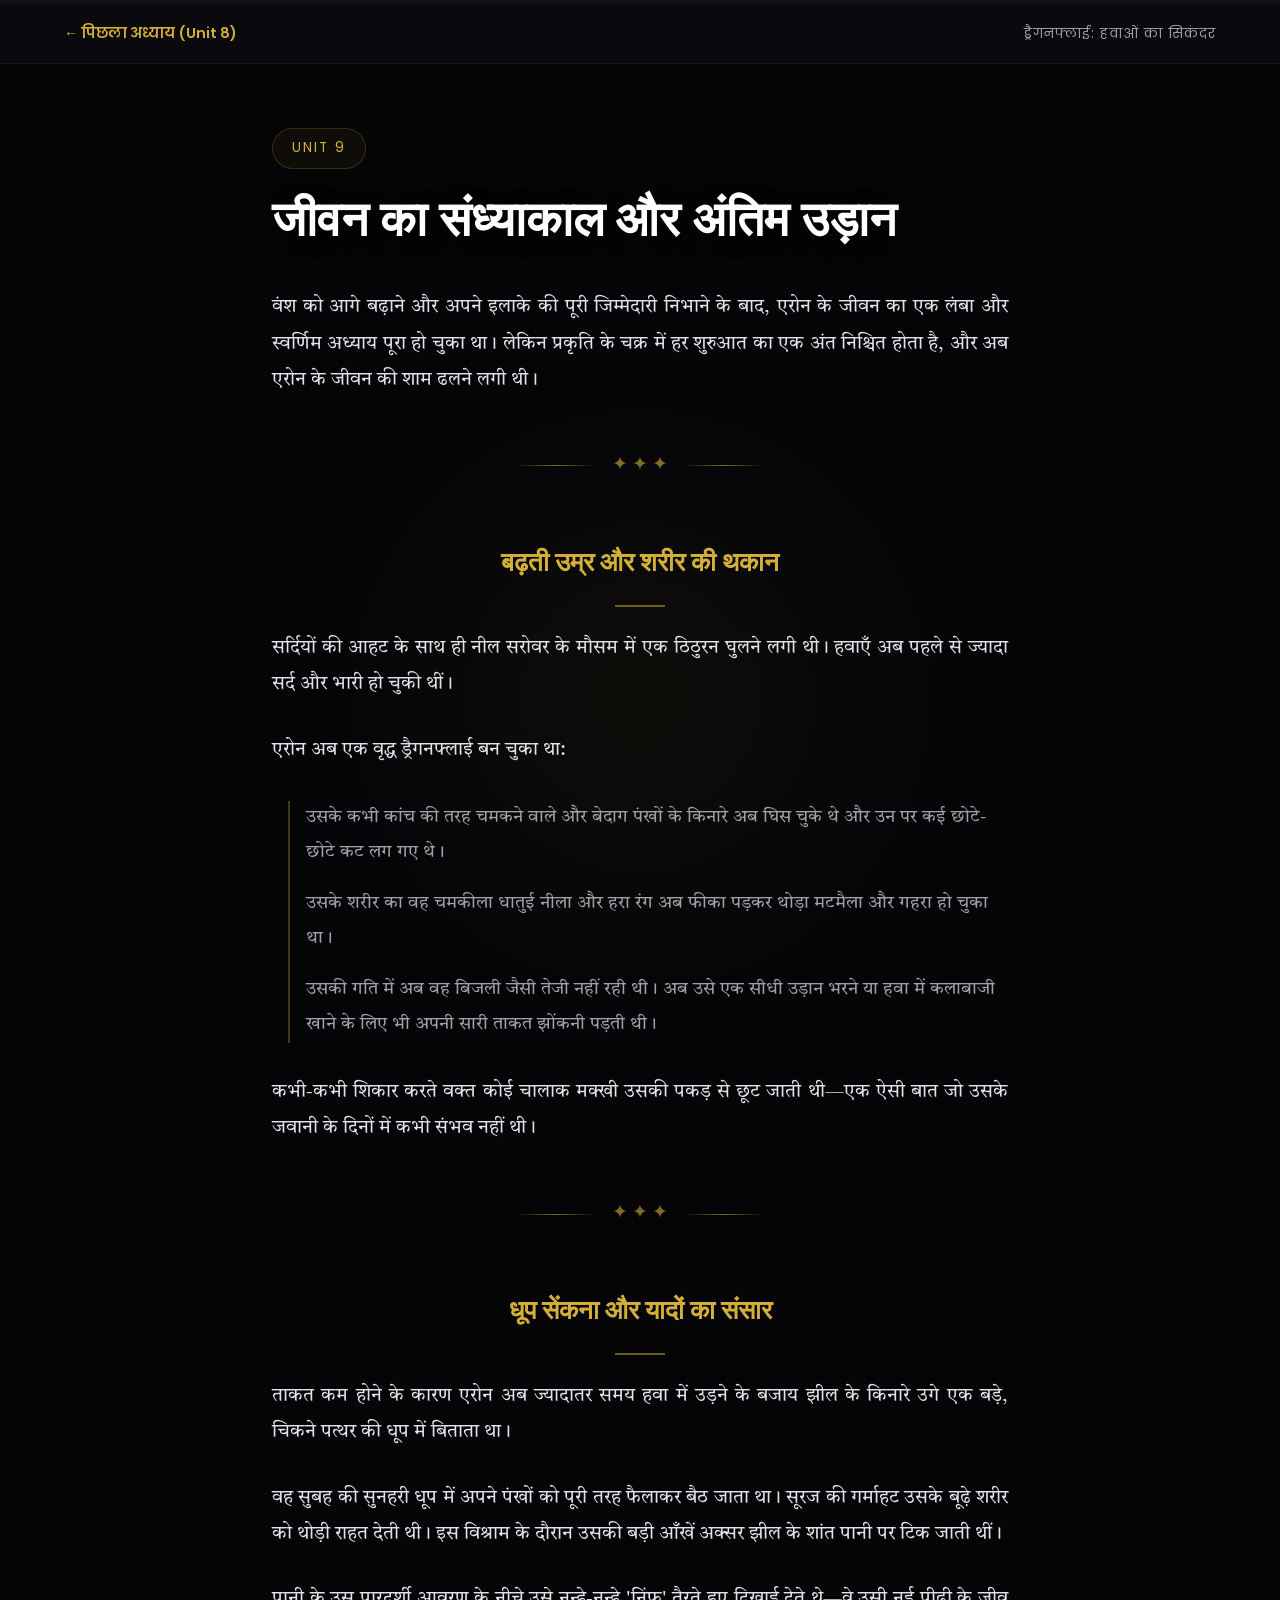
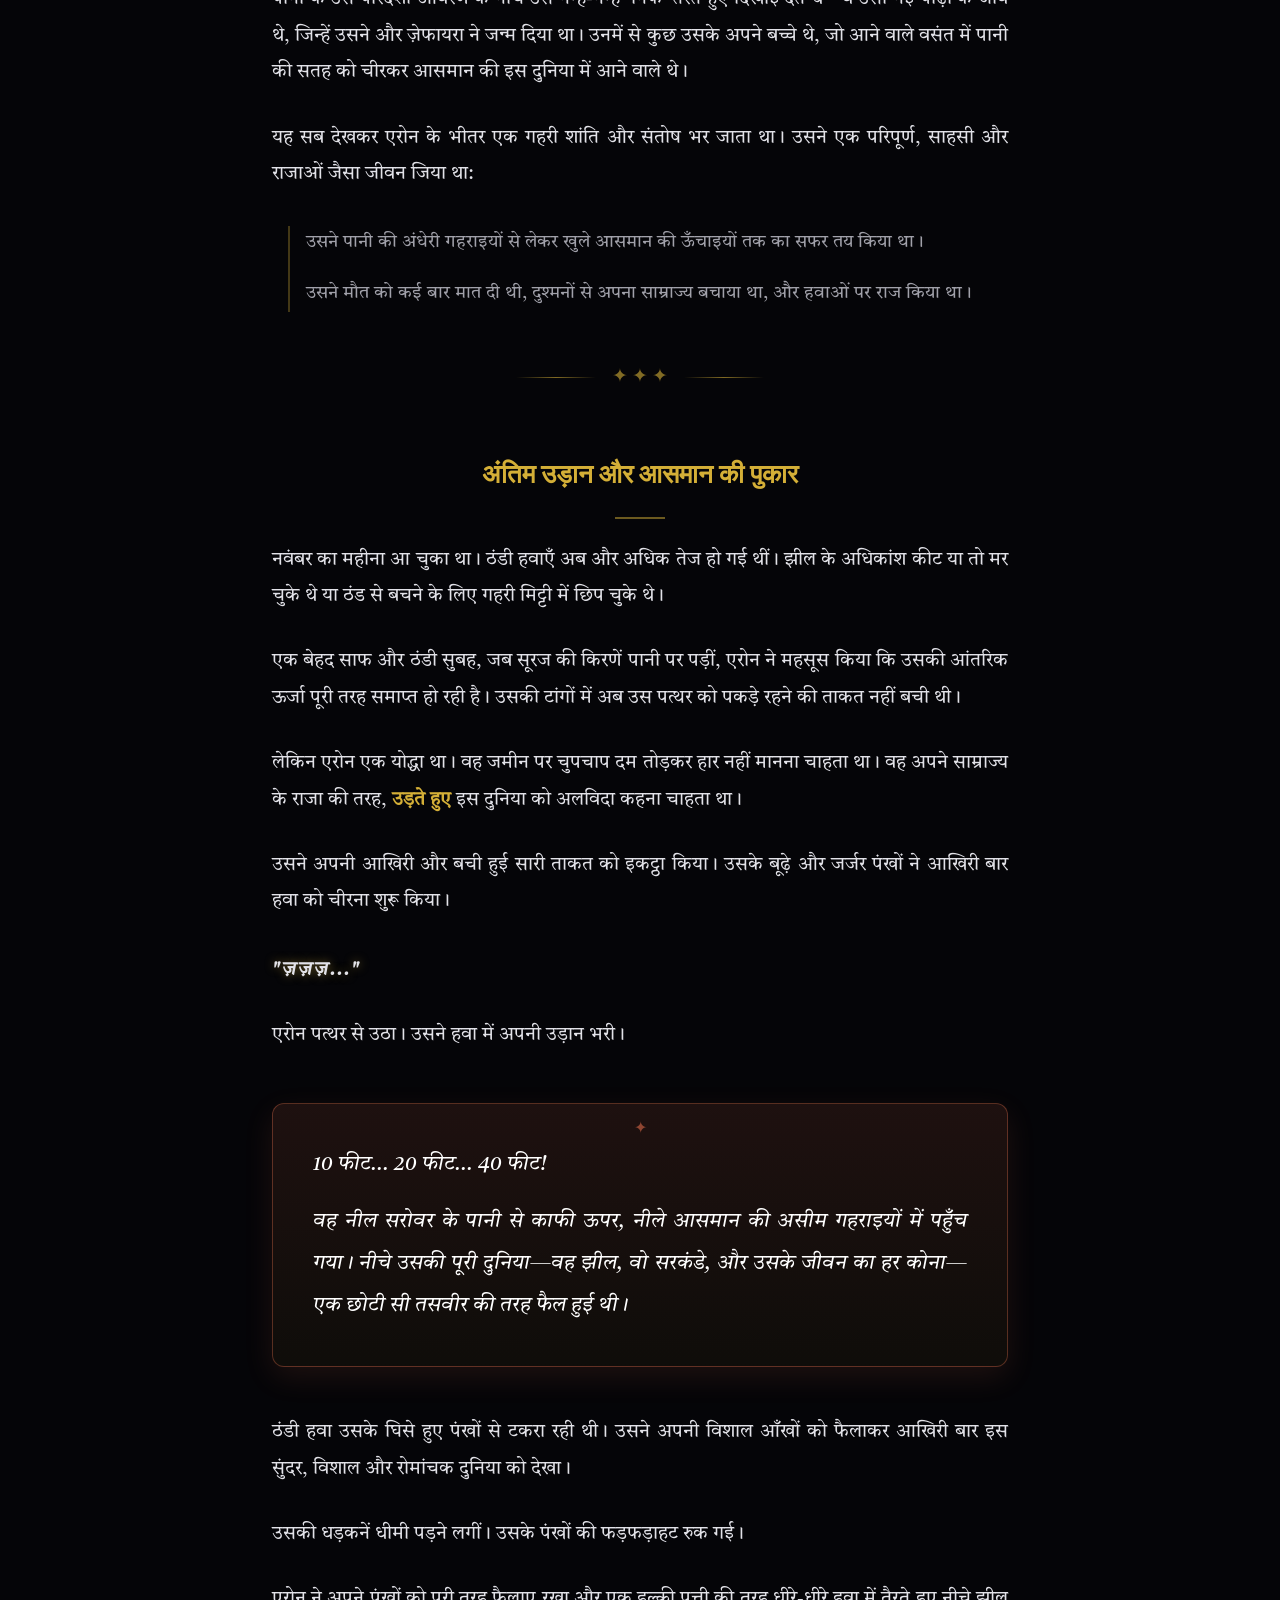
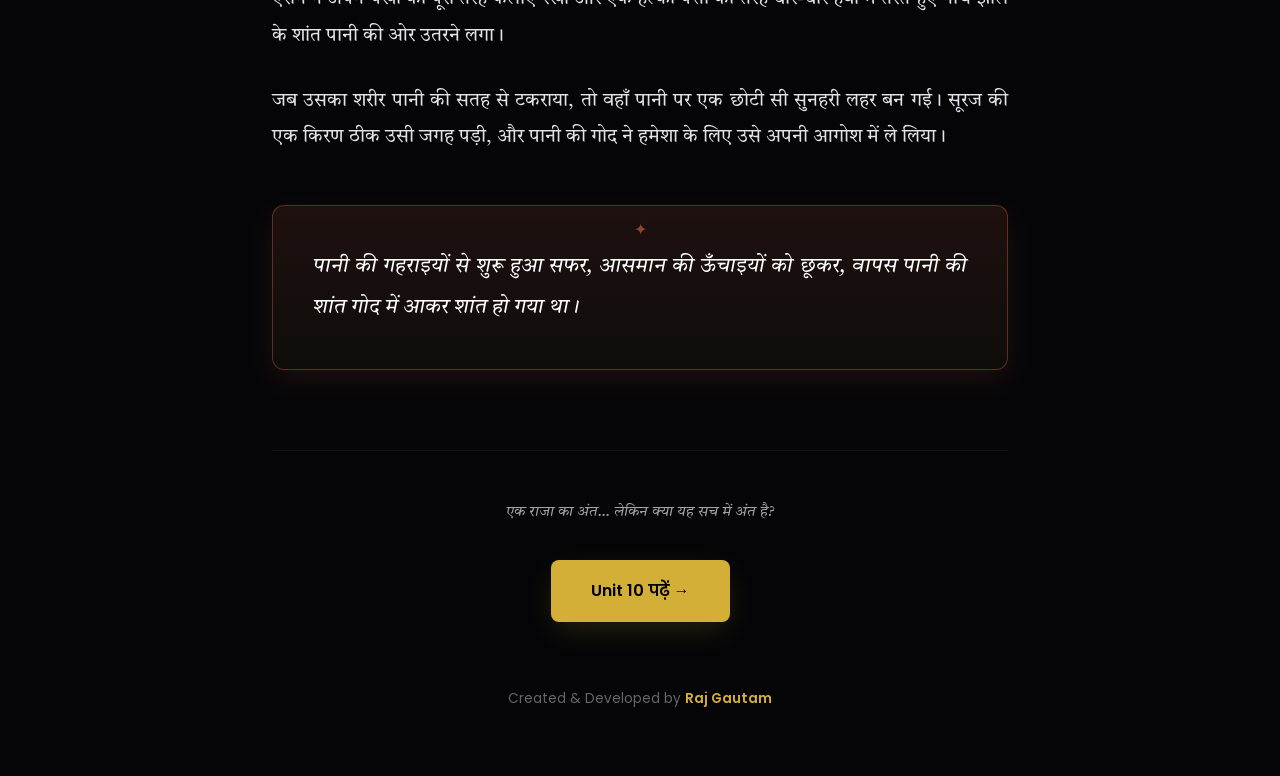
<file: unit9.html>
<!DOCTYPE html>
<html lang="hi">
<head>
  <meta charset="UTF-8">
  <meta name="viewport" content="width=device-width, initial-scale=1.0">
  <title>Unit 9: अंतिम उड़ान | Dragonfly Vlog</title>
  
  <!-- Google Fonts for Story Reading -->
  <link href="https://fonts.googleapis.com/css2?family=Cinzel:wght@600;800&family=Tiro+Devanagari+Hindi:ital@0;1&family=Poppins:wght@300;400;600&display=swap" rel="stylesheet">
  
  <style>
    /* ========== RESET & BASE ========== */
    * {
      margin: 0;
      padding: 0;
      box-sizing: border-box;
    }

    :root {
      --bg-dark: #0a0b10;
      --bg-darker: #050508;
      --gold: #d4af37;
      --gold-glow: rgba(212, 175, 55, 0.2);
      --sunset: #ff7b54; /* Emotional sunset color for the final flight */
      --text-main: #e2e2e8;
      --text-dim: #a1a1aa;
      --font-heading: 'Cinzel', serif;
      --font-story: 'Tiro Devanagari Hindi', serif;
      --font-ui: 'Poppins', sans-serif;
    }

    body {
      background-color: var(--bg-darker);
      color: var(--text-main);
      font-family: var(--font-story);
      line-height: 1.9;
      overflow-x: hidden;
    }

    /* ========== READING PROGRESS BAR ========== */
    .progress-container {
      position: fixed;
      top: 0;
      left: 0;
      width: 100%;
      height: 4px;
      background: rgba(255, 255, 255, 0.05);
      z-index: 1000;
    }

    .progress-bar {
      height: 100%;
      background: linear-gradient(90deg, var(--gold), var(--sunset));
      width: 0%;
      box-shadow: 0 0 10px var(--gold);
      transition: width 0.1s;
    }

    /* ========== NAVIGATION ========== */
    .nav-bar {
      position: fixed;
      top: 4px;
      left: 0;
      width: 100%;
      padding: 1rem 5%;
      display: flex;
      justify-content: space-between;
      align-items: center;
      background: rgba(10, 11, 16, 0.9);
      backdrop-filter: blur(10px);
      border-bottom: 1px solid rgba(255, 255, 255, 0.05);
      z-index: 999;
      font-family: var(--font-ui);
    }

    .back-link {
      color: var(--gold);
      text-decoration: none;
      font-size: 0.9rem;
      font-weight: 600;
      display: flex;
      align-items: center;
      gap: 0.5rem;
      transition: 0.3s;
    }

    .back-link:hover {
      opacity: 0.7;
    }

    .chapter-title-nav {
      color: var(--text-dim);
      font-size: 0.85rem;
      letter-spacing: 1px;
    }

    /* ========== STORY CONTAINER ========== */
    .story-container {
      max-width: 800px;
      margin: 0 auto;
      padding: 8rem 2rem 4rem;
      position: relative;
      z-index: 2;
    }

    /* Background Ambient Glow */
    .story-container::before {
      content: '';
      position: absolute;
      top: 10%;
      left: 50%;
      transform: translateX(-50%);
      width: 600px;
      height: 600px;
      background: radial-gradient(circle, rgba(212, 175, 55, 0.05) 0%, transparent 70%);
      z-index: -1;
      pointer-events: none;
    }

    .unit-badge {
      display: inline-block;
      padding: 0.4rem 1.2rem;
      font-family: var(--font-ui);
      font-size: 0.85rem;
      letter-spacing: 2px;
      color: var(--gold);
      border: 1px solid var(--gold-glow);
      border-radius: 50px;
      background: rgba(212, 175, 55, 0.05);
      margin-bottom: 1.5rem;
      text-transform: uppercase;
    }

    .main-title {
      font-family: var(--font-heading);
      font-size: clamp(2rem, 5vw, 3rem);
      color: #fff;
      line-height: 1.2;
      margin-bottom: 2.5rem;
      text-shadow: 0 5px 20px rgba(0,0,0,0.5);
    }

    /* Story Typography */
    .story-content p {
      font-size: 1.2rem;
      color: var(--text-main);
      margin-bottom: 1.8rem;
      text-align: justify;
    }

    .story-content strong {
      color: var(--gold);
      font-weight: 600;
    }

    .story-content em {
      color: #fff;
      font-style: italic;
    }

    /* Subheadings inside story */
    .story-content h3 {
      font-family: var(--font-heading);
      color: var(--gold);
      font-size: 1.6rem;
      margin: 3.5rem 0 1.5rem;
      text-align: center;
      position: relative;
    }

    .story-content h3::after {
      content: '';
      display: block;
      width: 50px;
      height: 2px;
      background: var(--gold);
      margin: 1rem auto 0;
      opacity: 0.5;
    }

    /* Divider */
    .story-divider {
      display: flex;
      align-items: center;
      justify-content: center;
      gap: 1rem;
      margin: 3rem 0;
      color: var(--gold);
      font-size: 1.2rem;
      opacity: 0.6;
    }

    .story-divider::before,
    .story-divider::after {
      content: '';
      width: 80px;
      height: 1px;
      background: linear-gradient(90deg, transparent, var(--gold), transparent);
    }

    /* Action Dialogue styling */
    .action-text {
      color: #fff;
      font-weight: 600;
      font-size: 1.3rem;
      font-style: italic;
      text-align: center;
      margin: 2rem 0;
      letter-spacing: 2px;
      text-shadow: 0 0 10px rgba(212, 175, 55, 0.5);
    }

    /* Bullet points styling */
    .story-content ul {
      list-style: none;
      margin: 2rem 0 2rem 1rem;
      padding-left: 1rem;
      border-left: 2px solid rgba(212, 175, 55, 0.3);
    }

    .story-content ul li {
      font-size: 1.15rem;
      margin-bottom: 1rem;
      color: var(--text-dim);
      position: relative;
    }

    .story-content ul li strong {
      color: var(--text-main);
    }

    /* Special Emotional Highlight for the final flight */
    .emotional-box {
      background: linear-gradient(180deg, rgba(255, 123, 84, 0.1) 0%, rgba(212, 175, 55, 0.05) 100%);
      border: 1px solid rgba(255, 123, 84, 0.3);
      border-radius: 12px;
      padding: 2.5rem;
      margin: 3rem 0;
      text-align: center;
      box-shadow: 0 10px 30px rgba(255, 123, 84, 0.1);
      position: relative;
      overflow: hidden;
    }

    .emotional-box::before {
      content: '✦';
      position: absolute;
      top: 10px;
      left: 50%;
      transform: translateX(-50%);
      color: var(--sunset);
      opacity: 0.5;
    }

    .emotional-box p {
      margin-bottom: 1rem !important;
      color: #fff !important;
      font-size: 1.3rem !important;
      line-height: 2 !important;
      font-style: italic;
    }

    .emotional-box p:last-child {
      margin-bottom: 0 !important;
    }

    /* ========== FOOTER / NEXT CHAPTER ========== */
    .next-chapter-section {
      margin-top: 5rem;
      padding-top: 3rem;
      border-top: 1px solid rgba(255, 255, 255, 0.05);
      text-align: center;
      font-family: var(--font-ui);
    }

    .next-chapter-section p {
      color: var(--text-dim);
      font-size: 0.95rem;
      font-style: italic;
      margin-bottom: 2rem;
      font-family: var(--font-story);
    }

    .next-btn {
      display: inline-block;
      padding: 1rem 2.5rem;
      background: var(--gold);
      color: #000;
      text-decoration: none;
      font-weight: 600;
      border-radius: 8px;
      transition: all 0.3s ease;
      box-shadow: 0 10px 30px -5px var(--gold-glow);
    }

    .next-btn:hover {
      transform: translateY(-3px);
      box-shadow: 0 15px 40px -5px var(--gold-glow);
      background: #fff;
    }

    /* Author Footer */
    .author-footer {
      text-align: center;
      margin-top: 4rem;
      font-size: 0.85rem;
      color: #666;
      font-family: var(--font-ui);
    }

    .author-footer span {
      color: var(--gold);
      font-weight: 600;
    }

    /* ========== RESPONSIVE ========== */
    @media (max-width: 768px) {
      .story-container {
        padding: 7rem 1.5rem 3rem;
      }
      .story-content p {
        font-size: 1.1rem;
        text-align: left;
      }
      .story-content h3 {
        font-size: 1.3rem;
      }
      .chapter-title-nav {
        display: none;
      }
      .emotional-box {
        padding: 1.5rem;
      }
    }
  </style>
</head>
<body>

  <!-- Reading Progress Bar -->
  <div class="progress-container">
    <div class="progress-bar" id="progressBar"></div>
  </div>

  <!-- Top Navigation -->
  <nav class="nav-bar">
    <a href="unit8.html" class="back-link">← पिछला अध्याय (Unit 8)</a>
    <span class="chapter-title-nav">ड्रैगनफ्लाई: हवाओं का सिकंदर</span>
  </nav>

  <!-- Story Content -->
  <main class="story-container">
    
    <span class="unit-badge">Unit 9</span>
    <h1 class="main-title">जीवन का संध्याकाल और अंतिम उड़ान</h1>

    <div class="story-content">
      <p>वंश को आगे बढ़ाने और अपने इलाके की पूरी जिम्मेदारी निभाने के बाद, एरोन के जीवन का एक लंबा और स्वर्णिम अध्याय पूरा हो चुका था। लेकिन प्रकृति के चक्र में हर शुरुआत का एक अंत निश्चित होता है, और अब एरोन के जीवन की शाम ढलने लगी थी।</p>

      <div class="story-divider">✦ ✦ ✦</div>

      <h3>बढ़ती उम्र और शरीर की थकान</h3>

      <p>सर्दियों की आहट के साथ ही नील सरोवर के मौसम में एक ठिठुरन घुलने लगी थी। हवाएँ अब पहले से ज्यादा सर्द और भारी हो चुकी थीं।</p>

      <p>एरोन अब एक वृद्ध ड्रैगनफ्लाई बन चुका था:</p>

      <ul>
        <li>उसके कभी कांच की तरह चमकने वाले और बेदाग पंखों के किनारे अब घिस चुके थे और उन पर कई छोटे-छोटे कट लग गए थे।</li>
        <li>उसके शरीर का वह चमकीला धातुई नीला और हरा रंग अब फीका पड़कर थोड़ा मटमैला और गहरा हो चुका था।</li>
        <li>उसकी गति में अब वह बिजली जैसी तेजी नहीं रही थी। अब उसे एक सीधी उड़ान भरने या हवा में कलाबाजी खाने के लिए भी अपनी सारी ताकत झोंकनी पड़ती थी।</li>
      </ul>

      <p>कभी-कभी शिकार करते वक्त कोई चालाक मक्खी उसकी पकड़ से छूट जाती थी—एक ऐसी बात जो उसके जवानी के दिनों में कभी संभव नहीं थी।</p>

      <div class="story-divider">✦ ✦ ✦</div>

      <h3>धूप सेंकना और यादों का संसार</h3>

      <p>ताकत कम होने के कारण एरोन अब ज्यादातर समय हवा में उड़ने के बजाय झील के किनारे उगे एक बड़े, चिकने पत्थर की धूप में बिताता था।</p>

      <p>वह सुबह की सुनहरी धूप में अपने पंखों को पूरी तरह फैलाकर बैठ जाता था। सूरज की गर्माहट उसके बूढ़े शरीर को थोड़ी राहत देती थी। इस विश्राम के दौरान उसकी बड़ी आँखें अक्सर झील के शांत पानी पर टिक जाती थीं।</p>

      <p>पानी के उस पारदर्शी आवरण के नीचे उसे नन्हे-नन्हे 'निंफ' तैरते हुए दिखाई देते थे—वे उसी नई पीढ़ी के जीव थे, जिन्हें उसने और ज़ेफायरा ने जन्म दिया था। उनमें से कुछ उसके अपने बच्चे थे, जो आने वाले वसंत में पानी की सतह को चीरकर आसमान की इस दुनिया में आने वाले थे।</p>

      <p>यह सब देखकर एरोन के भीतर एक गहरी शांति और संतोष भर जाता था। उसने एक परिपूर्ण, साहसी और राजाओं जैसा जीवन जिया था:</p>

      <ul>
        <li>उसने पानी की अंधेरी गहराइयों से लेकर खुले आसमान की ऊँचाइयों तक का सफर तय किया था।</li>
        <li>उसने मौत को कई बार मात दी थी, दुश्मनों से अपना साम्राज्य बचाया था, और हवाओं पर राज किया था।</li>
      </ul>

      <div class="story-divider">✦ ✦ ✦</div>

      <h3>अंतिम उड़ान और आसमान की पुकार</h3>

      <p>नवंबर का महीना आ चुका था। ठंडी हवाएँ अब और अधिक तेज हो गई थीं। झील के अधिकांश कीट या तो मर चुके थे या ठंड से बचने के लिए गहरी मिट्टी में छिप चुके थे।</p>

      <p>एक बेहद साफ और ठंडी सुबह, जब सूरज की किरणें पानी पर पड़ीं, एरोन ने महसूस किया कि उसकी आंतरिक ऊर्जा पूरी तरह समाप्त हो रही है। उसकी टांगों में अब उस पत्थर को पकड़े रहने की ताकत नहीं बची थी।</p>

      <p>लेकिन एरोन एक योद्धा था। वह जमीन पर चुपचाप दम तोड़कर हार नहीं मानना चाहता था। वह अपने साम्राज्य के राजा की तरह, <strong>उड़ते हुए</strong> इस दुनिया को अलविदा कहना चाहता था।</p>

      <p>उसने अपनी आखिरी और बची हुई सारी ताकत को इकट्ठा किया। उसके बूढ़े और जर्जर पंखों ने आखिरी बार हवा को चीरना शुरू किया।</p>

      <p class="action-text">"ज़ज़ज़..."</p>

      <p>एरोन पत्थर से उठा। उसने हवा में अपनी उड़ान भरी।</p>

      <!-- Emotional Box for the final flight -->
      <div class="emotional-box">
        <p>10 फीट... 20 फीट... 40 फीट!</p>
        <p>वह नील सरोवर के पानी से काफी ऊपर, नीले आसमान की असीम गहराइयों में पहुँच गया। नीचे उसकी पूरी दुनिया—वह झील, वो सरकंडे, और उसके जीवन का हर कोना—एक छोटी सी तसवीर की तरह फैल हुई थी।</p>
      </div>

      <p>ठंडी हवा उसके घिसे हुए पंखों से टकरा रही थी। उसने अपनी विशाल आँखों को फैलाकर आखिरी बार इस सुंदर, विशाल और रोमांचक दुनिया को देखा।</p>

      <p>उसकी धड़कनें धीमी पड़ने लगीं। उसके पंखों की फड़फड़ाहट रुक गई।</p>

      <p>एरोन ने अपने पंखों को पूरी तरह फैलाए रखा और एक हल्की पत्ती की तरह धीरे-धीरे हवा में तैरते हुए नीचे झील के शांत पानी की ओर उतरने लगा।</p>

      <p>जब उसका शरीर पानी की सतह से टकराया, तो वहाँ पानी पर एक छोटी सी सुनहरी लहर बन गई। सूरज की एक किरण ठीक उसी जगह पड़ी, और पानी की गोद ने हमेशा के लिए उसे अपनी आगोश में ले लिया।</p>

      <div class="emotional-box">
        <p>पानी की गहराइयों से शुरू हुआ सफर, आसमान की ऊँचाइयों को छूकर, वापस पानी की शांत गोद में आकर शांत हो गया था।</p>
      </div>

    </div>

    <!-- Next Chapter Button -->
    <div class="next-chapter-section">
      <p>एक राजा का अंत... लेकिन क्या यह सच में अंत है?</p>
      <a href="unit10.html" class="next-btn">Unit 10 पढ़ें →</a>
    </div>

    <!-- Author Credit -->
    <div class="author-footer">
      Created & Developed by <span>Raj Gautam</span>
    </div>

  </main>

  <!-- Javascript for Reading Progress Bar -->
  <script>
    window.onscroll = function() { updateProgressBar() };

    function updateProgressBar() {
      var winScroll = document.body.scrollTop || document.documentElement.scrollTop;
      var height = document.documentElement.scrollHeight - document.documentElement.clientHeight;
      var scrolled = (winScroll / height) * 100;
      document.getElementById("progressBar").style.width = scrolled + "%";
    }
  </script>
</body>
</html>
</file>
<file: style.css>
/* ========== RESET & BASE ========== */
* {
  margin: 0;
  padding: 0;
  box-sizing: border-box;
}

:root {
  --bg-dark: #0a0b10;
  --bg-darker: #050508;
  --gold: #d4af37;
  --gold-glow: rgba(212, 175, 55, 0.3);
  --cyan: #00e5ff;
  --text-main: #e2e2e8;
  --text-dim: #a1a1aa;
  --font-heading: 'Cinzel', serif;
  --font-story: 'Tiro Devanagari Hindi', serif;
  --font-ui: 'Poppins', sans-serif;
}

html {
  scroll-behavior: smooth;
}

body {
  background-color: var(--bg-darker);
  color: var(--text-main);
  font-family: var(--font-story);
  line-height: 1.8;
  overflow-x: hidden;
}

/* ========== PARTICLES & GLOW ========== */
.particles {
  position: fixed;
  inset: 0;
  z-index: 1;
  pointer-events: none;
}

.particle {
  position: absolute;
  background: var(--gold);
  border-radius: 50%;
  opacity: 0;
  box-shadow: 0 0 10px var(--gold-glow);
  animation: floatUp linear infinite;
}

.glow-orb {
  position: fixed;
  border-radius: 50%;
  filter: blur(100px);
  z-index: 0;
  pointer-events: none;
  opacity: 0.4;
}

.orb-1 {
  width: 600px;
  height: 600px;
  top: -200px;
  left: -200px;
  background: radial-gradient(circle, var(--gold) 0%, transparent 70%);
  animation: pulse 10s infinite alternate;
}

.orb-2 {
  width: 500px;
  height: 500px;
  bottom: -100px;
  right: -100px;
  background: radial-gradient(circle, var(--cyan) 0%, transparent 70%);
  animation: pulse 12s infinite alternate-reverse;
}

@keyframes pulse {
  0% { transform: scale(1); opacity: 0.3; }
  100% { transform: scale(1.2); opacity: 0.5; }
}

/* ========== NAVBAR ========== */
.navbar {
  position: fixed;
  top: 0;
  left: 0;
  width: 100%;
  padding: 1.2rem 8%;
  display: flex;
  justify-content: space-between;
  align-items: center;
  background: rgba(5, 5, 8, 0.8);
  backdrop-filter: blur(12px);
  border-bottom: 1px solid rgba(255, 255, 255, 0.05);
  z-index: 1000;
  font-family: var(--font-ui);
}

.logo {
  font-family: var(--font-heading);
  font-size: 1.3rem;
  font-weight: 800;
  color: #fff;
  letter-spacing: 1px;
}

.logo span {
  color: var(--gold);
}

.nav-btn {
  color: var(--gold);
  text-decoration: none;
  font-size: 0.9rem;
  font-weight: 600;
  padding: 0.6rem 1.5rem;
  border: 1px solid var(--gold-glow);
  border-radius: 50px;
  transition: 0.3s;
}

.nav-btn:hover {
  background: var(--gold);
  color: #000;
}

/* ========== HERO SECTION ========== */
.hero {
  position: relative;
  min-height: 100vh;
  display: flex;
  align-items: center;
  justify-content: space-between;
  padding: 8rem 8% 4rem;
  gap: 4rem;
  z-index: 2;
}

.hero-content {
  max-width: 600px;
  animation: fadeUp 1s cubic-bezier(0.16, 1, 0.3, 1) both;
}

.hero-badge {
  display: inline-block;
  padding: 0.4rem 1.2rem;
  font-family: var(--font-ui);
  font-size: 0.8rem;
  letter-spacing: 2px;
  color: var(--gold);
  border: 1px solid var(--gold-glow);
  border-radius: 50px;
  background: rgba(212, 175, 55, 0.05);
  margin-bottom: 1.5rem;
  text-transform: uppercase;
}

.hero-title {
  font-family: var(--font-heading);
  font-size: clamp(2.5rem, 5vw, 4.5rem);
  line-height: 1.1;
  margin-bottom: 1.5rem;
  color: #fff;
  text-shadow: 0 10px 30px rgba(0,0,0,0.5);
}

.title-line { display: block; }

.gradient-text {
  background: linear-gradient(100deg, var(--gold), #fff, var(--gold));
  background-size: 200% auto;
  -webkit-background-clip: text;
  background-clip: text;
  -webkit-text-fill-color: transparent;
  animation: gradientShift 5s linear infinite;
}

.hero-description {
  font-size: 1.15rem;
  color: var(--text-dim);
  margin-bottom: 2.5rem;
  line-height: 1.9;
}

.hero-description strong {
  color: var(--gold);
}

.hero-actions {
  display: flex;
  gap: 1rem;
  flex-wrap: wrap;
}

.btn-primary, .btn-secondary {
  font-family: var(--font-ui);
  font-size: 0.95rem;
  font-weight: 600;
  padding: 1rem 2.2rem;
  border-radius: 8px;
  text-decoration: none;
  transition: all 0.3s ease;
}

.btn-primary {
  color: #000;
  background: var(--gold);
  box-shadow: 0 10px 30px -5px var(--gold-glow);
}

.btn-primary:hover {
  transform: translateY(-3px);
  box-shadow: 0 15px 40px -5px var(--gold-glow);
  background: #fff;
}

.btn-secondary {
  color: var(--text-main);
  background: rgba(255, 255, 255, 0.05);
  border: 1px solid rgba(255, 255, 255, 0.1);
}

.btn-secondary:hover {
  background: rgba(255, 255, 255, 0.1);
  border-color: var(--cyan);
}

/* ========== HERO VISUAL ========== */
.hero-visual {
  position: relative;
  width: 450px;
  height: 500px;
  display: flex;
  justify-content: center;
  align-items: center;
  animation: fadeUp 1s 0.3s cubic-bezier(0.16, 1, 0.3, 1) both;
}

.main-img-frame {
  width: 300px;
  height: 400px;
  border-radius: 16px;
  padding: 10px;
  background: rgba(255, 255, 255, 0.03);
  border: 1px solid rgba(212, 175, 55, 0.3);
  box-shadow: 0 25px 50px rgba(0,0,0,0.8), 0 0 40px rgba(212, 175, 55, 0.1);
  z-index: 10;
  transition: transform 0.4s ease;
}

.main-img-frame:hover {
  transform: scale(1.03);
}

.main-img-frame img {
  width: 100%;
  height: 100%;
  object-fit: cover;
  border-radius: 10px;
}

.floating-card {
  position: absolute;
  width: 100px;
  height: 130px;
  border-radius: 12px;
  overflow: hidden;
  border: 1px solid rgba(255, 255, 255, 0.1);
  box-shadow: 0 15px 30px rgba(0,0,0,0.6);
  z-index: 2;
  transition: all 0.4s ease;
}

.floating-card img {
  width: 100%;
  height: 100%;
  object-fit: cover;
}

.floating-card:hover {
  transform: scale(1.15) translateY(-10px) !important;
  border-color: var(--gold);
  box-shadow: 0 0 25px var(--gold-glow);
  z-index: 20;
}

.card-1 { top: 5%; left: 0%; animation: float1 6s ease-in-out infinite; }
.card-2 { top: 60%; left: 5%; animation: float2 7s ease-in-out infinite 1s; }
.card-3 { top: 10%; right: 0%; animation: float2 6.5s ease-in-out infinite 0.5s; }
.card-4 { top: 65%; right: 5%; animation: float1 7.5s ease-in-out infinite 1.5s; }

/* ========== CHAPTERS SECTION ========== */
.chapters-section {
  position: relative;
  padding: 6rem 8%;
  z-index: 2;
}

.section-header {
  text-align: center;
  margin-bottom: 4rem;
}

.section-header h2 {
  font-family: var(--font-heading);
  font-size: clamp(2rem, 4vw, 3rem);
  color: #fff;
  margin-bottom: 1rem;
}

.section-header p {
  color: var(--text-dim);
  font-size: 1.1rem;
}

.chapters-grid {
  display: grid;
  grid-template-columns: repeat(auto-fit, minmax(280px, 1fr));
  gap: 1.5rem;
  max-width: 1200px;
  margin: 0 auto;
}

/* Chapter Card (Generated via JS) */
.chapter-card {
  background: rgba(255, 255, 255, 0.02);
  border: 1px solid rgba(255, 255, 255, 0.05);
  border-radius: 12px;
  padding: 2rem;
  text-decoration: none;
  color: inherit;
  transition: all 0.3s ease;
  position: relative;
  overflow: hidden;
  display: flex;
  flex-direction: column;
}

.chapter-card::before {
  content: '';
  position: absolute;
  top: 0;
  left: 0;
  width: 4px;
  height: 100%;
  background: var(--gold);
  opacity: 0.4;
  transition: opacity 0.3s ease;
}

.chapter-card:hover {
  background: rgba(212, 175, 55, 0.04);
  border-color: rgba(212, 175, 55, 0.2);
  transform: translateY(-5px);
  box-shadow: 0 15px 40px rgba(0,0,0,0.4);
}

.chapter-card:hover::before {
  opacity: 1;
}

.chapter-num {
  font-family: var(--font-ui);
  font-size: 0.8rem;
  font-weight: 600;
  color: var(--gold);
  letter-spacing: 2px;
  text-transform: uppercase;
  margin-bottom: 0.5rem;
}

.chapter-name {
  font-family: var(--font-heading);
  font-size: 1.3rem;
  color: #fff;
  margin-bottom: 1rem;
  line-height: 1.3;
}

.chapter-desc {
  font-size: 0.95rem;
  color: var(--text-dim);
  margin-bottom: 1.5rem;
  flex-grow: 1;
}

.chapter-link {
  font-family: var(--font-ui);
  font-size: 0.9rem;
  font-weight: 600;
  color: var(--cyan);
  display: flex;
  align-items: center;
  gap: 0.5rem;
  transition: gap 0.3s ease;
}

.chapter-card:hover .chapter-link {
  gap: 1rem;
}

/* ========== FOOTER ========== */
.footer {
  position: relative;
  background: #030305;
  padding: 4rem 8% 2rem;
  border-top: 1px solid rgba(255, 255, 255, 0.05);
  text-align: center;
  z-index: 2;
}

.footer-content h3 {
  font-family: var(--font-ui);
  font-weight: 400;
  color: var(--text-dim);
  letter-spacing: 2px;
  text-transform: uppercase;
  font-size: 0.8rem;
  margin-bottom: 0.5rem;
}

.footer-content h2 {
  font-family: var(--font-heading);
  font-size: 2.5rem;
  margin-bottom: 0.5rem;
}

.footer-content p {
  color: var(--text-dim);
  margin-bottom: 3rem;
}

.footer-bottom {
  border-top: 1px solid rgba(255, 255, 255, 0.05);
  padding-top: 2rem;
  font-size: 0.85rem;
  color: #666;
  font-family: var(--font-ui);
}

/* ========== KEYFRAMES ========== */
@keyframes fadeUp {
  from { opacity: 0; transform: translateY(40px); }
  to { opacity: 1; transform: translateY(0); }
}

@keyframes gradientShift {
  0% { background-position: 0% center; }
  100% { background-position: 200% center; }
}

@keyframes floatUp {
  0% { opacity: 0; transform: translateY(100vh) scale(0.5); }
  20% { opacity: 0.8; }
  80% { opacity: 0.6; }
  100% { opacity: 0; transform: translateY(-10vh) scale(1.2); }
}

@keyframes float1 { 0%, 100% { transform: translateY(0); } 50% { transform: translateY(-20px); } }
@keyframes float2 { 0%, 100% { transform: translateY(0) rotate(3deg); } 50% { transform: translateY(-25px) rotate(-3deg); } }

/* ========== RESPONSIVE ========== */
@media (max-width: 992px) {
  .hero {
    flex-direction: column;
    justify-content: center;
    text-align: center;
    padding: 7rem 2rem 3rem;
  }
  
  .hero-actions {
    justify-content: center;
  }

  .hero-visual {
    width: 100%;
    height: 400px;
    margin-top: 2rem;
  }
  
  .main-img-frame { width: 250px; height: 330px; }
  .floating-card { width: 70px; height: 90px; }
}

@media (max-width: 480px) {
  .hero-title { font-size: 2.5rem; }
  .floating-card { display: none; }
  .main-img-frame { width: 100%; height: 300px; }
  .chapters-section { padding: 4rem 5%; }
}
</file>
